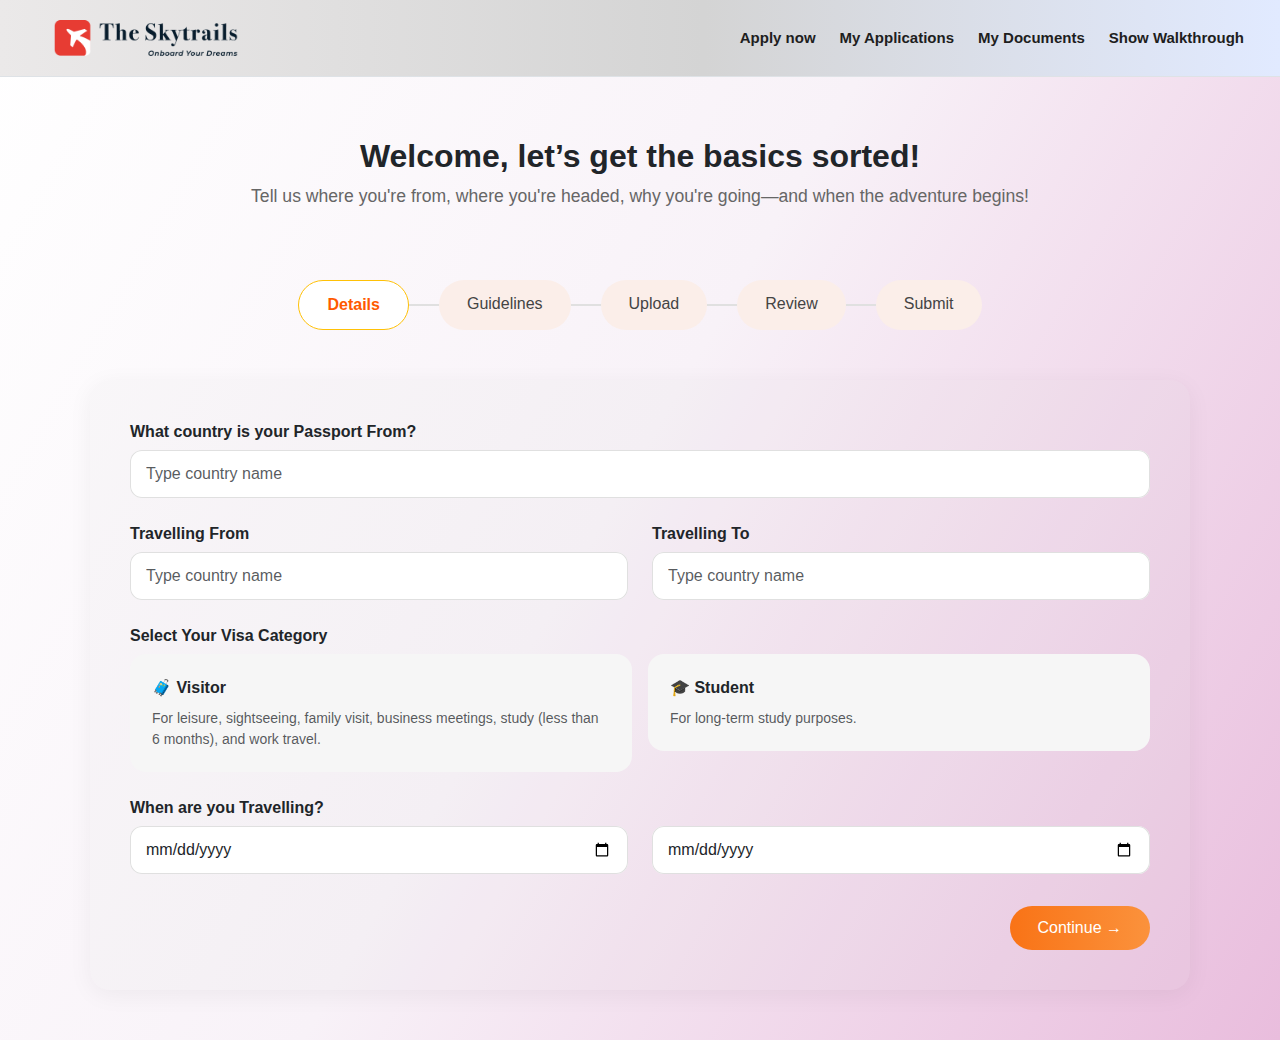
<file: aihome.html>
<!DOCTYPE html>
<html lang="en">
<head>
  <meta charset="UTF-8">
  <meta name="viewport" content="width=device-width, initial-scale=1.0">
  <title>Review - The Skytrails</title>
  <link href="https://cdn.jsdelivr.net/npm/bootstrap@5.3.0/dist/css/bootstrap.min.css" rel="stylesheet">
  <link href="https://fonts.googleapis.com/icon?family=Material+Icons" rel="stylesheet">
  <style>
    body {
      font-family: 'Inter', sans-serif;
      /* background: linear-gradient(90deg, #fff4ee 0%, #fdeffb 55%, #e1eaff 100%); */
      margin: 0;
      
    }

   
body {
  background: linear-gradient(120deg, #ffffff 0%, #f8f2f8 48%, #e9bddd 100%);
}

    .nav-link {
      font-weight: 600;
      color: #1e1e1e;
      font-size: 15px;
    }
    .nav-link:hover {
      color: #f97316;
    }
    .tab-step {
      background: #fbeee9;
      padding: 10px 25px;
      border-radius: 999px;
      font-size: 16px;
      font-weight: 500;
      color: #333;
    }
    .tab-step.active {
      border: 2px solid rgb(199, 187, 175);
      color: #f97316;
      background: #fff;
      font-weight: 600;
    }
    .review-heading {
      font-size: 2.1rem;
      font-weight: 700;
      color: #1e1e1e;
    }
    .highlight-text {
      color: #f97316;
      font-style: italic;
      font-weight: 600;
    }
    .review-box {
      border: 2px solid #ffb8b8;
      background: #fff1f1;
      padding: 1rem 1.25rem;
      border-radius: 15px;
      margin-top: 1rem;
    }
   



    .footer-bar {
      margin-top: 3rem;
      padding: 5px 10px;
      /* background: linear-gradient(to right, #fbeee9, #f5e4f8); */
      border-top: 1px solid rgba(0, 0, 0, 0.05);
      display: flex;
      justify-content: space-between;
      align-items: center;
      font-size: 14px;
      color: #666;
       max-width: 1140px; /* limit width */
       max-height: 100px;
   
    }
    .footer-bar .btn {
      border-radius: 30px;
      padding: 8px 20px;
      font-weight: 600;
      margin-top: 10px;
         
    }



 
.btn-submit-custom {
      background-color: #f97316;
      color: #fff;
      border: none;
    }
    .btn-submit-custom:hover {
      background-color: #fb923c;
    }



 

 


.info-bar {
  display: flex;
  align-items: center;
  gap: 24px;
  padding: 12px 28px;
  background: rgba(255, 255, 255, 0.6);
  border-radius: 40px;
  font-size: 14px;
  color: #1f1f1f;
  white-space: nowrap;
  box-shadow: 0 2px 8px rgba(0, 0, 0, 0.05);
}

.info-bar > div {
  display: flex;
  align-items: center;
}

.info-bar i {
  font-size: 18px;
  margin-right: 6px;
  color: #333;
}
.logo-img {
  max-height: 220px;
  object-fit: contain;
  display: block;
}



 




.step-container {
      text-align: center;
      padding: 60px 20px 30px;
    }

    .step-title {
      font-size: 2rem;
      font-weight: 700;
    }

    .step-subtitle {
      font-size: 1.1rem;
      color: #666;
      margin-bottom: 40px;
    }

    .step-tracker {
      display: flex;
      justify-content: center;
      gap: 30px;
      flex-wrap: wrap;
    }

    .step-pill {
         background-color: #fbeee9;
      padding: 12px 28px;
      border-radius: 50px;
      font-weight: 500;
      font-size: 16px;
      color: #444;
      transition: all 0.3s ease;
      position: relative;
    }

    .step-pill.active {
      border: 2px solid #ff5a00;
      color: #ff5a00;
      background-color: #fff;
      font-weight: 600;
    }

    .step-pill::after {
      content: '';
      width: 50px;
      height: 2px;
      background-color: #e0e0e0;
      position: absolute;
      top: 50%;
      transform: translateY(-50%);
      right: -40px;
      z-index: -1;
    }

    .step-pill:last-child::after {
      display: none;
    }

    @media (max-width: 768px) {
      .step-tracker {
        gap: 15px;
      }
      .step-pill::after {
        display: none;
      }
    }








.form-section {
         background: rgba(213, 213, 213, 0.1);
      border-radius: 20px;
      padding: 2rem;
      box-shadow: 0 4px 20px rgba(0,0,0,0.05);
    }
    .form-label {
      font-weight: 600;
      margin-bottom: 0.5rem;
    }
    .form-control, select {
      border-radius: 12px;
      border: none;
      box-shadow: inset 0 0 0 1px #e0e0e0;
      padding: 0.75rem 1rem;
    }
    .visa-option {
      border-radius: 16px;
      padding: 1.25rem;
      background-color: #fff;
      transition: all 0.3s;
    }
    .visa-option.active {
      background-color: #ffd3b6;
      border: 2px solid #f97316;
    }
    .continue-btn {
      background: linear-gradient(to right, #ff6600, #ff8000);
      color: #fff;
      font-weight: 600;
      border: none;
      border-radius: 999px;
      padding: 0.75rem 2rem;
      font-size: 16px;
      margin-top: 2rem;
    }
    .continue-btn:hover {
      background: #ff6600;
    }


















    
    .form-container {
         background: rgba(213, 213, 213, 0.1);
      border-radius: 20px;
      padding: 40px;
      max-width: 1100px;
      margin: 50px auto;
      box-shadow: 0 5px 25px rgba(0, 0, 0, 0.05);
    }

    .visa-option {
      cursor: pointer;
      border-radius: 16px;
      padding: 20px;
      border: 2px solid transparent;
      transition: all 0.3s ease;
      background: #f6f6f6;
    }

    .visa-option.active {
      border: 2px solid #f97316;
      background-color: #ffe0cb;
    }

    .visa-option:hover {
      background-color: #fbe9e4;
    }

    .form-label {
      font-weight: 600;
      margin-bottom: 6px;
    }

    .form-control {
      border-radius: 12px;
      height: 48px;
    }

    .btn-orange {
      background: linear-gradient(to right, #f97316, #fb923c);
      color: white;
      border-radius: 999px;
      padding: 10px 28px;
      border: none;
    }

    .btn-orange:hover {
      background: #fb923c;
    }




     




  </style>
</head>


<body>
  <nav class="navbar navbar-expand-lg border-bottom px-4 py-3" style="background: linear-gradient(90deg, #ebe9e9 0%, #d4d4d4 55%, #e1eaff 100%);">
    <div class="container-fluid">
      <a class="navbar-brand d-flex align-items-center" href="#" style="height: 44px;">
        <img src="images/logo1.png" alt="Logo" class="logo-img">
      </a>
      <div class="d-flex align-items-center gap-4">
        <a href="#" class="nav-link">Apply now</a>
        <a href="#" class="nav-link">My Applications</a>
        <a href="#" class="nav-link">My Documents</a>
        <a href="#" class="nav-link">Show Walkthrough</a>
      </div>
    </div>
  </nav>

  <div class="step-container">
    <h2 class="step-title">Welcome, let’s get the basics sorted!</h2>
    <p class="step-subtitle">Tell us where you're from, where you're headed, why you're going—and when the adventure begins!</p>
  </div>
   
   <div class="step-tracker">
      <div class="step-pill active border border-warning">Details</div>
      <div class="step-pill">Guidelines</div>
      <div class="step-pill">Upload</div>
      <div class="step-pill">Review</div>
      <div class="step-pill">Submit</div>
    </div>
  

  <div class="container form-container">
    <div class="mb-4">
      <label class="form-label">What country is your Passport From?</label>
      <input id="passportCountry" class="form-control" placeholder="Type country name">
    </div>

    <div class="row mb-4">
      <div class="col-md-6">
        <label class="form-label">Travelling From</label>
        <input id="travelFrom" class="form-control" placeholder="Type country name">
      </div>
      <div class="col-md-6">
        <label class="form-label">Travelling To</label>
        <input id="travelTo" class="form-control" placeholder="Type country name">
      </div>
    </div>

    <div class="mb-4">
      <label class="form-label">Select Your Visa Category</label>
      <div class="row g-3">
        <div class="col-md-6">
          <div class="visa-option" id="visitorVisa" onclick="selectVisa(this)">
            <div class="fw-bold text-orange mb-2">🧳 Visitor</div>
            <div class="text-muted small">For leisure, sightseeing, family visit, business meetings, study (less than 6 months), and work travel.</div>
          </div>
        </div>
        <div class="col-md-6">
          <div class="visa-option" id="studentVisa" onclick="selectVisa(this)">
            <div class="fw-bold text-dark mb-2">🎓 Student</div>
            <div class="text-muted small">For long-term study purposes.</div>
          </div>
        </div>
      </div>
    </div>

    <div class="mb-4">
      <label class="form-label">When are you Travelling?</label>
      <div class="row">
        <div class="col-md-6 mb-2">
          <input id="departureDate" type="date" class="form-control">
        </div>
        <div class="col-md-6 mb-2">
          <input id="arrivalDate" type="date" class="form-control">
        </div>
      </div>
    </div>

    <div class="text-end">
      <a href="indexA.html">
        <button class="btn btn-orange">Continue →</button>
      </a>
    </div>
  </div>

  <script src="https://cdn.jsdelivr.net/npm/bootstrap@5.3.0/dist/js/bootstrap.bundle.min.js"></script>
  <script>
    function selectVisa(selectedDiv) {
      document.querySelectorAll('.visa-option').forEach(el => el.classList.remove('active'));
      selectedDiv.classList.add('active');
    }

    document.addEventListener('DOMContentLoaded', () => {
      const signupData = JSON.parse(localStorage.getItem('signupData'));
      const visaData = JSON.parse(localStorage.getItem('visaData'));

      if (signupData && signupData.firstName) {
        const welcomeEl = document.querySelector('.step-title');
        if (welcomeEl) {
          welcomeEl.textContent = `Welcome ${signupData.firstName}, let’s get the basics sorted!`;
        }
      }

      if (visaData) {
        document.getElementById('passportCountry').value = visaData.sourceCountry || '';
        document.getElementById('travelFrom').value = visaData.depCountyName || '';
        document.getElementById('travelTo').value = visaData.arrCountyName || '';
        document.getElementById('departureDate').value = visaData.fromDate?.split('T')[0] || '';
        document.getElementById('arrivalDate').value = visaData.toDate?.split('T')[0] || '';

        const category = visaData.visaCategory?.toLowerCase();
        if (category) {
          if (category.includes("visitor")) {
            document.getElementById('visitorVisa').classList.add('active');
          } else if (category.includes("student")) {
            document.getElementById('studentVisa').classList.add('active');
          }
        }
      } else {
        console.warn('visaData not found in localStorage');
      }
    });
  </script>
</body>

</html>

















<!-- <body>
  <nav class="navbar navbar-expand-lg border-bottom px-4 py-3" style="background: linear-gradient(90deg, #ebe9e9 0%, #d4d4d4 55%, #e1eaff 100%);">
    <div class="container-fluid">
      <a class="navbar-brand d-flex align-items-center" href="#" style="height: 44px;">
        <img src="images/logo1.png" alt="Logo" class="logo-img">
       
      </a>
      <div class="d-flex align-items-center gap-4">
        <a href="#" class="nav-link">Apply now</a>
        <a href="#" class="nav-link">My Applications</a>
        <a href="#" class="nav-link">My Documents</a>
        <a href="#" class="nav-link">Show Walkthrough</a>
        <div class="dropdown">
          <a class="nav-link dropdown-toggle" data-bs-toggle="dropdown" href="#">Premium Services</a>
          <ul class="dropdown-menu">
            <li><a class="dropdown-item" href="#">Visa Help</a></li>
            <li><a class="dropdown-item" href="#">Consulting</a></li>
          </ul>
        </div>
        <div class="dropdown">
          <a class="d-flex align-items-center justify-content-center rounded-circle bg-light" style="width: 36px; height: 36px; font-weight: 600; font-size: 14px; color: #555;" data-bs-toggle="dropdown">
            A
          </a>
          <ul class="dropdown-menu dropdown-menu-end">
            <li><a class="dropdown-item" href="#">Profile</a></li>
            <li><a class="dropdown-item" href="#">Logout</a></li>
          </ul>
        </div>
      </div>
    </div>
  </nav>

 
<div class="step-container">
    <h2 class="step-title">Welcome Abhinandan, let’s get the basics sorted!</h2>
    <p class="step-subtitle">Tell us where you're from, where you're headed, why you're going—and when the adventure begins!</p>

    <div class="step-tracker">
      <div class="step-pill active border border-warning">Details</div>
      <div class="step-pill">Guidelines</div>
      <div class="step-pill">Upload</div>
      <div class="step-pill">Review</div>
      <div class="step-pill">Submit</div>
    </div>
  </div>


    
 
     




 <div class="container form-container">
  <div class="mb-4">
    <label class="form-label">What country is your Passport From?</label>
    <input class="form-control" placeholder="Type country name">
  </div>

  <div class="row mb-4">
    <div class="col-md-6">
      <label class="form-label">Travelling From</label>
      <input class="form-control" placeholder="Type country name">
    </div>
    <div class="col-md-6">
      <label class="form-label">Travelling To</label>
      <input class="form-control" placeholder="Type country name">
    </div>
  </div>

  <div class="mb-4">
    <label class="form-label">Select Your Visa Category</label>
    <div class="row g-3">
      <div class="col-md-6">
        <div class="visa-option active" onclick="selectVisa(this)">
          <div class="fw-bold text-orange mb-2">🧳 Visitor</div>
          <div class="text-muted small">
            For leisure, sightseeing, family visit, business meetings, study (less than 6 months) and work travel.
          </div>
        </div>
      </div>
      <div class="col-md-6">
        <div class="visa-option" onclick="selectVisa(this)">
          <div class="fw-bold text-dark mb-2">🎓 Student</div>
          <div class="text-muted small">
            Passengers using other airports for layovers under 24 hours to complete their journey.
          </div>
        </div>
      </div>
    </div>
  </div>

  <div class="mb-4">
    <label class="form-label">When are you Travelling?</label>
    <div class="row">
      <div class="col-md-6 mb-2">
        <input type="date" class="form-control">
      </div>
      <div class="col-md-6 mb-2">
        <input type="date" class="form-control">
      </div>
    </div>
  </div>

  <div class="text-end">
    <a href="indexA.html">
    <button class="btn btn-orange">Continue →</button></a>
  </div>
</div> 




 








 





















<script src="https://cdn.jsdelivr.net/npm/bootstrap@5.3.0/dist/js/bootstrap.bundle.min.js"></script>
 <script>
  function selectVisa(selectedDiv) {
    document.querySelectorAll('.visa-option').forEach(el => el.classList.remove('active'));
    selectedDiv.classList.add('active');
  }








  // document.addEventListener('DOMContentLoaded', () => {
  //   const signupData = JSON.parse(localStorage.getItem('signupData'));
  //   const visaData = JSON.parse(localStorage.getItem('visaData')); // only if you also store visa data

  //   if (signupData) {
  //     document.querySelector('.step-title').textContent = `Welcome ${signupData.firstName}, let’s get the basics sorted!`;

  //     document.querySelectorAll('input.form-control')[0].value = signupData.country;
  //     document.querySelectorAll('input.form-control')[1].value = signupData.country;
  //     document.querySelectorAll('input.form-control')[2].value = signupData.city;
  //   }

  //   // You can store visaData in visaForm.js like this (add this in Visa form submit):
  //   // localStorage.setItem('visaData', JSON.stringify(finalData));

  //   if (visaData) {
  //     // Optional: auto fill dates if needed
  //     document.querySelectorAll('input[type="date"]')[0].value = visaData.fromDate.split('T')[0];
  //     document.querySelectorAll('input[type="date"]')[1].value = visaData.toDate.split('T')[0];
  //   }
  // });


document.addEventListener('DOMContentLoaded', () => {
    const signupData = JSON.parse(localStorage.getItem('signupData'));
    const visaData = JSON.parse(localStorage.getItem('visaData'));

    if (signupData) {
      // Update the welcome heading
      const welcomeEl = document.querySelector('.step-title');
      if (welcomeEl) {
        welcomeEl.textContent = `Welcome ${signupData.firstName}, let’s get the basics sorted!`;
      }
    }

    if (visaData) {
      // Set country of passport
      const passportInput = document.querySelector('input[placeholder="Type country name"]');
      if (passportInput) {
        passportInput.value = visaData.sourceCountry || '';
      }

      // Set Traveling From and Traveling To
      const travelFromInput = document.querySelectorAll('input[placeholder="Type country name"]')[1];
      const travelToInput = document.querySelectorAll('input[placeholder="Type country name"]')[2];
      if (travelFromInput) travelFromInput.value = visaData.depCountyName || '';
      if (travelToInput) travelToInput.value = visaData.arrCountyName || '';

      // Set travel dates
      const dateInputs = document.querySelectorAll('input[type="date"]');
      if (dateInputs.length >= 2) {
        dateInputs[0].value = visaData.fromDate?.split('T')[0] || '';
        dateInputs[1].value = visaData.toDate?.split('T')[0] || '';
      }

      // Set Visa Category visually (Visitor or Student)
      const visaCategory = visaData.visaCategory?.toLowerCase();
      if (visaCategory) {
        document.querySelectorAll('.visa-option').forEach((el) => {
          const label = el.textContent.toLowerCase();
          if (label.includes(visaCategory)) {
            el.classList.add('active');
          } else {
            el.classList.remove('active');
          }
        });
      }
    }
  });





</script> 






</body> -->
</file>
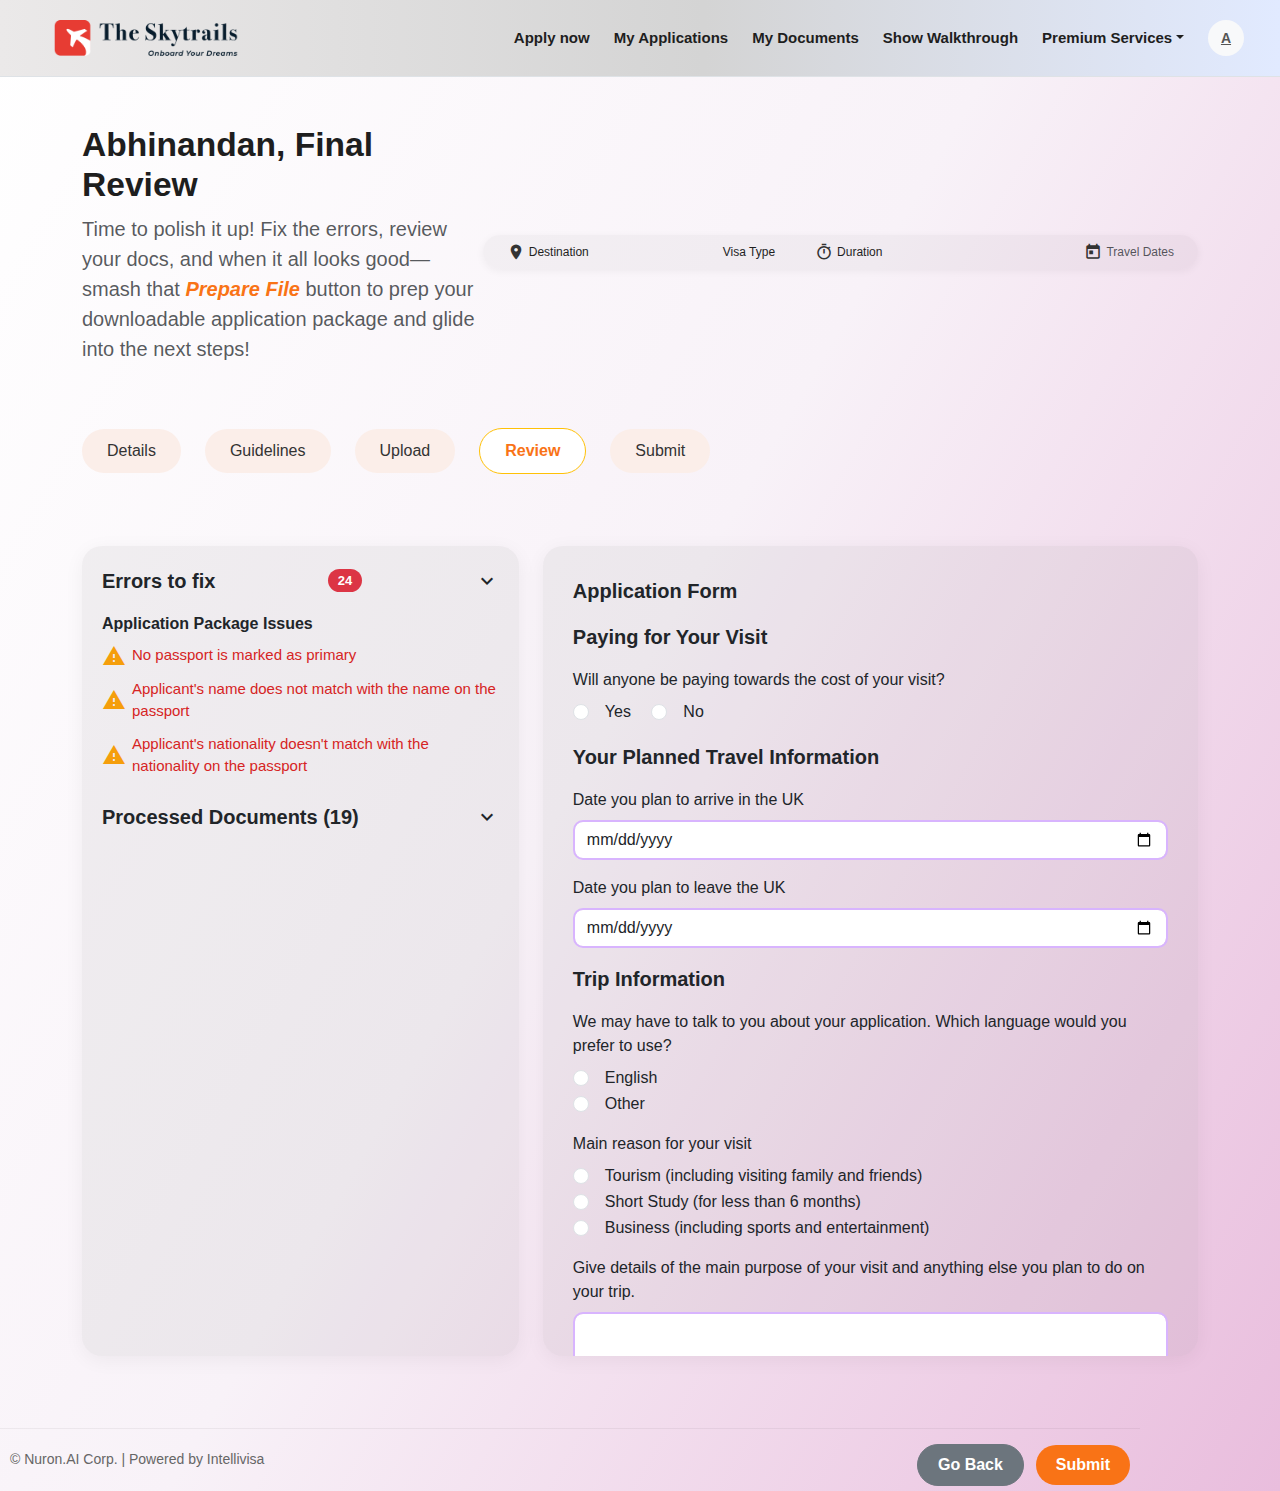
<file: reviewA.html>
<!DOCTYPE html>
<html lang="en">
<head>
  <meta charset="UTF-8">
  <meta name="viewport" content="width=device-width, initial-scale=1.0">
  <title>Review - The Skytrails</title>
  <link href="https://cdn.jsdelivr.net/npm/bootstrap@5.3.0/dist/css/bootstrap.min.css" rel="stylesheet">
  <link href="https://fonts.googleapis.com/icon?family=Material+Icons" rel="stylesheet">
  <style>
    body {
      font-family: 'Inter', sans-serif;
      /* background: linear-gradient(90deg, #fff4ee 0%, #fdeffb 55%, #e1eaff 100%); */
      margin: 0;
      background: linear-gradient(135deg, #fff5f1 0%, #ffeef2 30%, #f4ebfb 70%, #e7eaff 100%);
        background: linear-gradient(
    120deg, 
    #faf9f8 0%, 
    #f8dfef 40%, 
    #f8d4ea 100%
  );
    }

   
body {
  background: linear-gradient(120deg, #ffffff 0%, #f8f2f8 48%, #e9bddd 100%);
}

    .nav-link {
      font-weight: 600;
      color: #1e1e1e;
      font-size: 15px;
    }
    .nav-link:hover {
      color: #f97316;
    }
    .tab-step {
      background: #fbeee9;
      padding: 10px 25px;
      border-radius: 999px;
      font-size: 16px;
      font-weight: 500;
      color: #333;
    }
    .tab-step.active {
      border: 2px solid rgb(199, 187, 175);
      color: #f97316;
      background: #fff;
      font-weight: 600;
    }
    .review-heading {
      font-size: 2.1rem;
      font-weight: 700;
      color: #1e1e1e;
    }
    .highlight-text {
      color: #f97316;
      font-style: italic;
      font-weight: 600;
    }
    .review-box {
      border: 2px solid #ffb8b8;
      background: #fff1f1;
      padding: 1rem 1.25rem;
      border-radius: 15px;
      margin-top: 1rem;
    }
    .review-box h6 {
      font-weight: 600;
      margin-bottom: 0.5rem;
    }
    .error-text {
      color: #e02424;
      font-weight: 500;
    }
    .badge-error {
      background-color: #dc3545;
      font-size: 13px;
      font-weight: 600;
      padding: 5px 10px;
    }
    .info-pill {
      background: rgba(255, 255, 255, 0.65);
      border-radius: 999px;
      padding: 8px 18px;
      font-size: 7px;
      font-weight: 500;
      display: flex;
      align-items: center;
      gap: 4px;
    }
    .info-pill i {
      font-size: 17px;
      color: #444;
    }
    .toggle-edit {
      display: flex;
      align-items: center;
      gap: 0.5rem;
    }



 .review-container {
      display: flex;
      gap: 24px;
      margin-left: auto;
      margin-right: auto;
      max-width: 1320px;
    }
    .errors-panel {
        background-color: #8b8b8b1a;
      border-radius: 20px;
      padding: 20px;
      width: 40%;
      max-height: 90vh;
      overflow-y: auto;
      box-shadow: 0 4px 20px rgba(0,0,0,0.05);
    }
    /* .errors-panel.collapsed {
 
  overflow: hidden;
} */
    .form-panel {
      background-color: #8b8b8b1a;
      border-radius: 20px;
      padding: 30px;
      width: 60%;
      box-shadow: 0 4px 20px rgba(0,0,0,0.05);
      overflow-y: scroll;
      max-height: 90vh;
      scrollbar-width: none; /* Firefox */
    }
    .form-panel::-webkit-scrollbar {
      display: none; /* Chrome, Safari */
    }
    .error-heading {
      font-size: 20px;
      font-weight: 700;
      display: flex;
      align-items: center;
      justify-content: space-between;
      cursor: pointer;
    }
    .error-heading .badge {
      background-color: #dc3545;
      font-size: 13px;
      font-weight: 600;
      padding: 5px 10px;
    }
    .error-category {
      font-size: 16px;
      font-weight: 600;
      margin: 1rem 0 0.5rem;
    }
    .error-item {
      color: #d62424;
      font-weight: 500;
      font-size: 15px;
      margin-bottom: 10px;
      display: flex;
      align-items: center;
      gap: 6px;
    }
    .error-item i {
      color: #f59e0b;
    }
    .form-section-title {
      font-size: 20px;
      font-weight: 600;
      margin-bottom: 1rem;
    }
    .form-control, select {
      border-radius: 10px;
      border: 2px solid #d8b4fe;
      font-weight: 500;
    }
    .form-control:focus {
      border-color: #a855f7;
      box-shadow: none;
    }
    .form-text-error {
      color: red;
      font-size: 0.9rem;
    }
    .form-check-label {
      margin-left: 0.5rem;
      font-weight: 500;
    }
    .section-divider {
      border-top: 1px solid #ddd;
      margin: 2rem 0;
    }
      .errors-panel {
     background-color: #8b8b8b1a;
      border-radius: 20px;
      padding: 20px;
      
      max-height: 90vh;
      overflow-y: auto;
      box-shadow: 0 4px 20px rgba(0,0,0,0.05);
      transition: max-height 0.3s ease-in-out;
  }
  /* .errors-panel.collapsed {
    max-height: 160px;
    overflow: hidden;
  } */
    .footer-bar {
      margin-top: 3rem;
      padding: 5px 10px;
      /* background: linear-gradient(to right, #fbeee9, #f5e4f8); */
      border-top: 1px solid rgba(0, 0, 0, 0.05);
      display: flex;
      justify-content: space-between;
      align-items: center;
      font-size: 14px;
      color: #666;
       max-width: 1140px; /* limit width */
       max-height: 100px;
   
    }
    .footer-bar .btn {
      border-radius: 30px;
      padding: 8px 20px;
      font-weight: 600;
      margin-top: 10px;
         
    }



 
.btn-submit-custom {
      background-color: #f97316;
      color: #fff;
      border: none;
    }
    .btn-submit-custom:hover {
      background-color: #fb923c;
    }



 .no-scrollbar::-webkit-scrollbar {
      display: none;
    }
    .no-scrollbar {
      -ms-overflow-style: none;
      scrollbar-width: none;
    }
    .doc-tab-content {
      animation: fadeIn 0.3s ease-in-out;
    }
    @keyframes fadeIn {
      from { opacity: 0; }
      to { opacity: 1; }
    }
    button.active {
      background-color: #f97316 !important;
      color: white !important;
      border-color: #f97316 !important;
    }

    .no-scrollbar::-webkit-scrollbar { display: none; }
.no-scrollbar { -ms-overflow-style: none; scrollbar-width: none; }
  .errors-panel::-webkit-scrollbar {
  display: none;
}
.errors-panel {
  -ms-overflow-style: none;
  scrollbar-width: none;
}


.info-bar {
  display: flex;
  align-items: center;
  gap: 24px;
  padding: 12px 28px;
  background: rgba(255, 255, 255, 0.6);
  border-radius: 40px;
  font-size: 14px;
  color: #1f1f1f;
  white-space: nowrap;
  box-shadow: 0 2px 8px rgba(0, 0, 0, 0.05);
}

.info-bar > div {
  display: flex;
  align-items: center;
}

.info-bar i {
  font-size: 18px;
  margin-right: 6px;
  color: #333;
}
.logo-img {
  max-height: 220px;
  object-fit: contain;
  display: block;
}
.question {
    margin-top: 15px;
  }

  .nested {
    margin-left: 20px;
  }

  .deeper {
    margin-left: 40px;
  }

  </style>
</head>
<body>
  <nav class="navbar navbar-expand-lg border-bottom px-4 py-3" style="background: linear-gradient(90deg, #ebe9e9 0%, #d4d4d4 55%, #e1eaff 100%);">
    <div class="container-fluid">
      <a class="navbar-brand d-flex align-items-center" href="#" style="height: 44px;">
        <img src="images/logo1.png" alt="Logo" class="logo-img">
       
      </a>
      <div class="d-flex align-items-center gap-4">
        <a href="#" class="nav-link">Apply now</a>
        <a href="#" class="nav-link">My Applications</a>
        <a href="#" class="nav-link">My Documents</a>
        <a href="#" class="nav-link">Show Walkthrough</a>
        <div class="dropdown">
          <a class="nav-link dropdown-toggle" data-bs-toggle="dropdown" href="#">Premium Services</a>
          <ul class="dropdown-menu">
            <li><a class="dropdown-item" href="#">Visa Help</a></li>
            <li><a class="dropdown-item" href="#">Consulting</a></li>
          </ul>
        </div>
        <div class="dropdown">
          <a  id="profileInitial" class="d-flex align-items-center justify-content-center rounded-circle bg-light" style="width: 36px; height: 36px; font-weight: 600; font-size: 14px; color: #555;" data-bs-toggle="dropdown">
            A
          </a>
          <ul class="dropdown-menu dropdown-menu-end">
            <li><a class="dropdown-item" href="#">Profile</a></li>
            <li><a class="dropdown-item" href="#">Logout</a></li>
          </ul>
        </div>
      </div>
    </div>
  </nav>

  <div class="container py-5">
    <div class="d-flex flex-column flex-lg-row justify-content-between align-items-start align-items-lg-center">
      <div class="mb-4 mb-lg-0" style="max-width: 57%;">
        <h2  id="reviewName"   class="review-heading">Abhinandan, Final Review</h2>
        <p class="fs-5 text-muted">
          Time to polish it up! Fix the errors, review your docs, and when it all looks good—smash that <span class="highlight-text">Prepare File</span> button to prep your downloadable application package and glide into the next steps!
        </p>
      </div>

       <div class="info-bar d-inline-flex px-4 py-2 align-items-center justify-content-start" style="background: rgba(0, 0, 0, 0.03); font-size: 12px; border-radius: 20px;">
  <div class="d-flex align-items-center me-3">
    <i class="material-icons me-1">location_on</i>
    <span id="infoDestination">Destination</span>
  </div>
  <div class="d-flex align-items-center me-3">
    <i class="material-icons me-1">badge</i>
    <span id="infoVisaType">Visa Type</span>
  </div>
  <div class="d-flex align-items-center me-3">
    <i class="material-icons me-1">timer</i>
    <span id="infoDuration">Duration</span>
  </div>
  <div class="d-flex align-items-center text-muted">
    <i class="material-icons me-1">calendar_today</i>
    <span id="infoDates">Travel Dates</span>
  </div>
</div>

    </div>

    <div class="d-flex align-items-center gap-4 pt-5 flex-wrap">
      <div class="tab-step">Details</div>
      <div class="tab-step">Guidelines</div>
      <div class="tab-step">Upload</div>
      <div class="tab-step active border border-warning">Review</div>
      <div class="tab-step">Submit</div>
    </div>
  </div>
     




    <div class="container py-4  ">
  <div class="review-container">
    <div class="errors-panel ">
      <div class="error-heading" data-bs-toggle="collapse" data-bs-target="#errorList" aria-expanded="false" aria-controls="errorList">
        Errors to fix <span class="badge rounded-pill">24</span> <i class="material-icons">expand_more</i>
      </div>
      <div class="collapse show" id="errorList">
        <div class="error-category">Application Package Issues</div>
        <div class="error-item"><i class="material-icons">warning</i>No passport is marked as primary</div>
        <div class="error-item"><i class="material-icons">warning</i>Applicant's name does not match with the name on the passport</div>
        <div class="error-item"><i class="material-icons">warning</i>Applicant's nationality doesn't match with the nationality on the passport</div>
      </div>
       
      <div class="mt-4">
      <div class="error-heading" data-bs-toggle="collapse" data-bs-target="#processedDocs" aria-expanded="false" aria-controls="processedDocs">
  Processed Documents (19) <i class="material-icons">expand_more</i>
</div>



        <div class="collapse" id="processedDocs">
          
  <div class="mt-3" id="docsDisplayArea">
    
  </div>


        </div>
      </div>
   </div>


  

    <div class="form-panel">
      <div class="form-section-title">Application Form</div>
      
      <div id="form-Australia" class="country-form" style="display: none;">
      <form id="fullVisaForm">
        <!-- PERSONAL DATA -->
        <div class="mb-3"><label class="form-label">Surname(s) *</label><input type="text" class="form-control" value="AY"></div>
        <div class="mb-3"><label class="form-label">Surname(s) at birth *</label><input type="text" class="form-control" value="AYA"></div>
        <div class="mb-3"><label class="form-label">First name(s) *</label><input type="text" class="form-control" value="RAVI KUMAR"></div>
        <div class="mb-3"><label class="form-label">Date of birth *</label><input type="text" class="form-control" value="15/04/1990"></div>
        <div class="mb-3">
         <label class="form-label">Place of Birth *</label>
<select class="form-control">
  <option value="">-- Please Select --</option>
  <!-- JS will populate this -->
</select>

        
        </div>
        <div class="mb-3"><label class="form-label">Country of birth *</label><select class="form-control"></select></div>
        <div class="mb-3"><label class="form-label">Current nationality/ies *</label><select class="form-control"><option selected>INDIA</option></select></div>
        <div class="mb-3"><label class="form-label">Original nationality *</label><select class="form-control border-success"><option disabled selected>-- Please Select --</option></select><div class="form-text-error">This field is required</div></div>

        <!-- Additional form fields will go here -->
        <div class="mb-3"><label class="form-label">Do you have any other nationality?</label><br>
          <div class="form-check form-check-inline"><input class="form-check-input" type="checkbox" id="otherNatYes"><label class="form-check-label" for="otherNatYes">Yes</label></div>
          <div class="form-check form-check-inline"><input class="form-check-input" type="checkbox" id="otherNatNo" checked><label class="form-check-label" for="otherNatNo">No</label></div>
        </div>

        <div class="mb-3"><label class="form-label">Sex *</label><br>
          <div class="form-check"><input class="form-check-input" type="radio" name="sex" id="male" checked><label class="form-check-label" for="male">Male</label></div>
          <div class="form-check"><input class="form-check-input" type="radio" name="sex" id="female"><label class="form-check-label" for="female">Female</label></div>
          <div class="form-check"><input class="form-check-input" type="radio" name="sex" id="sexOther"><label class="form-check-label" for="sexOther">Other</label></div>
        </div>

        <div class="mb-3"><label class="form-label">Marital Status *</label><br>
          <div class="form-check"><input class="form-check-input" type="radio" name="marital" id="single"><label class="form-check-label" for="single">Single</label></div>
          <div class="form-check"><input class="form-check-input" type="radio" name="marital" id="married" checked><label class="form-check-label" for="married">Married</label></div>
          <div class="form-check"><input class="form-check-input" type="radio" name="marital" id="registered"><label class="form-check-label" for="registered">In a registered partnership</label></div>
          <div class="form-check"><input class="form-check-input" type="radio" name="marital" id="separated"><label class="form-check-label" for="separated">Separated</label></div>
          <div class="form-check"><input class="form-check-input" type="radio" name="marital" id="divorced"><label class="form-check-label" for="divorced">Divorced</label></div>
          <div class="form-check"><input class="form-check-input" type="radio" name="marital" id="widow"><label class="form-check-label" for="widow">Widow(er)</label></div>
          <div class="form-check"><input class="form-check-input" type="radio" name="marital" id="otherStatus"><label class="form-check-label" for="otherStatus">Other</label></div>
        </div>
         <div class="form-section-title">Guardian Details</div>
        <div class="mb-3"><input type="checkbox" id="noParentDetails"> <label for="noParentDetails">Do not have parent details</label></div>
        <div class="form-section-title">Guardian 1</div>
        <div class="mb-3"><label class="form-label">Nationality</label><select class="form-control"><option>-- Please Select --</option></select></div>
        <div class="mb-3"><label class="form-label">First Name</label><input type="text" class="form-control" value="DARSHNA"></div>
        <div class="mb-3"><label class="form-label">Surname</label><input type="text" class="form-control"></div>
        <div class="mb-3"><label class="form-label">Country</label><select class="form-control"><option>-- Please Select --</option></select></div>
        <div class="mb-3"><label class="form-label">State/Province</label><input type="text" class="form-control"></div>
        <div class="mb-3"><label class="form-label">Place</label><input type="text" class="form-control"></div>
        <div class="mb-3"><label class="form-label">Postal Code</label><input type="text" class="form-control"></div>
        <div class="mb-3"><label class="form-label">Address</label><input type="text" class="form-control"></div>
        <div class="mb-3"><label class="form-label">House number</label><input type="text" class="form-control"></div>
        <div class="mb-3"><label class="form-label">Flat number</label><input type="text" class="form-control"></div>
        <div class="mb-3"><label class="form-label">Email</label><input type="email" class="form-control"></div>
        <div class="mb-3"><label class="form-label">Phone number</label><input type="text" class="form-control"></div>

        <div class="form-section-title">Guardian 2</div>
        <div class="mb-3"><label class="form-label">Nationality</label><select class="form-control"><option>-- Please Select --</option></select></div>
        <div class="mb-3"><label class="form-label">First Name</label><input type="text" class="form-control" value="NATHU"></div>
        <div class="mb-3"><label class="form-label">Surname</label><input type="text" class="form-control" value="RAM"></div>
        <div class="mb-3"><label class="form-label">Country</label><select class="form-control"><option>-- Please Select --</option></select></div>
        <div class="mb-3"><label class="form-label">State/Province</label><input type="text" class="form-control"></div>
        <div class="mb-3"><label class="form-label">Place</label><input type="text" class="form-control"></div>
        <div class="mb-3"><label class="form-label">Postal Code</label><input type="text" class="form-control"></div>
        <div class="mb-3"><label class="form-label">Address</label><input type="text" class="form-control"></div>
        <div class="mb-3"><label class="form-label">House number</label><input type="text" class="form-control"></div>
        <div class="mb-3"><label class="form-label">Flat number</label><input type="text" class="form-control"></div>
        <div class="mb-3"><label class="form-label">Email</label><input type="email" class="form-control"></div>
        <div class="mb-3"><label class="form-label">Phone number</label><input type="text" class="form-control"></div>

        <div class="form-section-title">Passport Details</div>
        <div class="mb-3"><label class="form-label">National Identity Number</label><input type="text" class="form-control" value="5700 7027 7350"></div>
        <div class="mb-3"><label class="form-label">Number of Travel Document</label><input type="text" class="form-control" value="P5976334"></div>
        <div class="mb-3"><label class="form-label">Date of issue</label><input type="text" class="form-control" value="12/01/2017"></div>
        <div class="mb-3"><label class="form-label">Valid Until</label><input type="text" class="form-control" value="11/01/2027"></div>
        <div class="mb-3"><label class="form-label">Issued by</label><input type="text" class="form-control" value="INDIA"></div>


        <div class="form-section-title">EU Citizenship</div>
<div class="mb-3">
  <div class="form-check">
    <input class="form-check-input" type="radio" name="euCitizen" id="notEUCitizen" checked>
    <label class="form-check-label" for="notEUCitizen">Not an EU citizen</label>
  </div>
  <div class="form-check">
    <input class="form-check-input" type="radio" name="euCitizen" id="isEUCitizen">
    <label class="form-check-label" for="isEUCitizen">EU citizen</label>
  </div>
</div>
<div class="form-section-title">Family Member of EU/EEA/Swiss Citizen or UK National</div>
<div class="mb-3"><label class="form-label">Surname</label><input type="text" class="form-control"></div>
<div class="mb-3"><label class="form-label">First Name</label><input type="text" class="form-control"></div>
<div class="mb-3"><label class="form-label">Date of Birth</label><input type="text" class="form-control"></div>
<div class="mb-3"><label class="form-label">Citizenship</label><select class="form-control"><option>-- Please Select --</option></select></div>
<div class="mb-3"><label class="form-label">Passport Number</label><input type="text" class="form-control"></div>
<div class="mb-3">
  <label class="form-label">Family link with EU/EEA/Swiss citizen or UK national</label>
  <select class="form-control">
    <option>spouse</option>
    <option>child</option>
    <option>grandchild</option>
    <option>dependent ascendant</option>
    <option>registered partnership</option>
    <option>other (please specify)</option>
  </select>
</div>

<!-- Contact Info -->
<div class="form-section-title">Contact Details</div>
<div class="mb-3"><label class="form-label">Country</label><input type="text" class="form-control" value="INDIA"></div>
<div class="mb-3"><label class="form-label">State/Province</label><input type="text" class="form-control" value="PANCHKULA"></div>
<div class="mb-3"><label class="form-label">Place</label><input type="text" class="form-control" value="PANCHKULA"></div>
<div class="mb-3"><label class="form-label">Postal Code</label><input type="text" class="form-control" value="134102"></div>
<div class="mb-3"><label class="form-label">Address</label><input type="text" class="form-control" value="VILL DIWANWALA PO CHIKEN TEH KALKA , PANCHKULA PIN:134102,HARYANA,INDIA"></div>
<div class="mb-3"><label class="form-label">Email</label><input type="email" class="form-control" value="abhinan67676767@gmail.com"></div>
<div class="mb-3"><label class="form-label">Phone number</label><input type="text" class="form-control" value="08295661565"></div>

<div class="form-section-title">Other Data</div>
<div class="mb-3">
  <label class="form-label">Residence in a country other than the country of current nationality</label>
  <div class="form-check">
    <input class="form-check-input" type="radio" name="residence" id="residenceNo" checked>
    <label class="form-check-label" for="residenceNo">No</label>
  </div>
  <div class="form-check">
    <input class="form-check-input" type="radio" name="residence" id="residenceYes">
    <label class="form-check-label" for="residenceYes">Yes. Residence permit or equivalent</label>
  </div>
</div>
<div class="mb-3"><label class="form-label">Main purpose(s) of the journey</label><input type="text" class="form-control" value="Business"></div>
<div class="mb-3"><label class="form-label">Additional information regarding the purpose of stays</label><input type="text" class="form-control"></div>
<div class="mb-3"><label class="form-label">Member State of main destination</label><input type="text" class="form-control" value="POLAND"></div>
<div class="mb-3"><label class="form-label">Member State of first entry</label><input type="text" class="form-control" value="POLAND"></div>
<div class="mb-3"><label class="form-label">Number of entries requested</label>
  <select class="form-control">
    <option>Single entry</option>
    <option>Two entries</option>
    <option>Multiple entries</option>
  </select>
</div>
<div class="mb-3"><label class="form-label">Duration of intended stay (number of days)</label><input type="text" class="form-control" value="23"></div>
<div class="mb-3"><label class="form-label">Intended date of arrival</label><input type="text" class="form-control" value="23/05/2025"></div>
<div class="mb-3"><label class="form-label">Intended date of departure</label><input type="text" class="form-control" value="15/06/2025"></div>
<div class="mb-3">
  <label class="form-label">Previous fingerprints</label>
  <div class="form-check">
    <input class="form-check-input" type="radio" name="fingerprints" id="fpNo" checked>
    <label class="form-check-label" for="fpNo">No</label>
  </div>
  <div class="form-check">
    <input class="form-check-input" type="radio" name="fingerprints" id="fpYes">
    <label class="form-check-label" for="fpYes">Yes</label>
  </div>
</div>
<div class="mb-3"><label class="form-label">Entry permit for final destination</label><input type="text" class="form-control" value="Does not apply"></div>

<div class="form-section-title">Inviting Entity</div>
<div class="mb-3"><label class="form-label">Is the inviting entity a company/organisation?</label><input type="text" class="form-control"></div>
<div class="mb-3"><label class="form-label">Name and address of inviting company</label><input type="text" class="form-control"></div>
<div class="mb-3"><label class="form-label">Place</label><input type="text" class="form-control"></div>
<div class="mb-3"><label class="form-label">Postal Code</label><input type="text" class="form-control"></div>
<div class="mb-3"><label class="form-label">Address</label><input type="text" class="form-control"></div>

<div class="mb-3"><label class="form-label">Contact person First Name</label><input type="text" class="form-control"></div>
<div class="mb-3"><label class="form-label">Contact person Surname</label><input type="text" class="form-control"></div>
<div class="mb-3"><label class="form-label">Place</label><input type="text" class="form-control"></div>
<div class="mb-3"><label class="form-label">Postal Code</label><input type="text" class="form-control"></div>
<div class="mb-3"><label class="form-label">Phone number</label><input type="text" class="form-control"></div>
<div class="mb-3"><label class="form-label">Email</label><input type="email" class="form-control"></div>

<div class="form-section-title">Declarations</div>
<div class="form-check mb-2">
  <input class="form-check-input" type="checkbox" id="declaration1">
  <label class="form-check-label" for="declaration1">I am aware that the visa fee is not refunded if the visa is refused</label>
</div>
<div class="form-check mb-2">
  <input class="form-check-input" type="checkbox" id="declaration2">
  <label class="form-check-label" for="declaration2">Applicable in case a multiple-entry visa is applied for (cf. Field No 24): I am aware of the need to have an adequate travel medical insurance for my first stay and any subsequent visits to the territory of Member States.</label>
</div>
<div class="form-check mb-2">
  <input class="form-check-input" type="checkbox" id="declaration3">
  <label class="form-check-label" for="declaration3">I am aware of and consent to the following: the collection of the data required by this application form and the taking of my photograph and, if applicable, the taking of fingerprints, are mandatory for the examination of the visa application; and any personal data concerning me which appear on the visa application form, as well as my fingerprints and my photograph will be supplied to the relevant authorities of the Member States and processed by those authorities, for the purposes of a decision on my visa application. Such data as well as data concerning the decision taken on my application or a decision whether to annul, revoke or extend a visa issued will be entered into, and stored in the Visa Information Sysetm (VIS) ( ) for a maximum period of five years , during which it will be accessible to the visa authorities and the authorities competently for carrying out checks on visas at external borders and within the Member States, immigration and asylum authorities in the Member States for the purposes of verifying whether the condition for the legal entry into, stay and residence on the territory of the Member States are fulfilled, of identifying persons who do not or who no longer fulfill these conditions, of examining an asylum application and of determining responsibility fo such examination. Under certain conditions the data will also be available to designated authorities of the Member States and to Europol for the purpose of the prevention, detection and investigation of terrorist offenses and of other serious criminal offenses. The authority of the Member State responsible for processing the data is: Centralny Organ Techniczny KSI, Komenda Główna Police, Puławska 148/150, 02-624 Warszawa. I am aware that I have the right to obtain in any of the Member States notification of the data relating to me recorded in the VIS and of the Member State which transmitted the data, and to request that data relating to me which are inaccurate be corrected and that data relating to me processed illegally be deleted. At my express request, the authority examining my application will inform me of the manner in which I may exercise my right to check the personal data concerning me and have them corrected or deleted, including the related remedies according to the national law of the State concerned . The national supervisory authority of that Member State will hear claims concerning the protection of personal data: Inspector General for Personal Data Protection, ul. Stawki 2, 00-193 Warsaw. I declare that to the best of my knowledge all particulars supplied by me are correct and complete. I am aware that any false statements will lead to my application being rejected or to the annulment of a visa already granted any may also render me liable to prosecution under the law of the Member State which deals with the application. I undertake to leave the territory of the Member States before the expiry of the visa, if granted.I have been informed that possession of a visa is only one of the prerequisites for entry into the European territory of the Member States. The mere fact that a visa has been granted to me does not mean that I will be entitled to compensation if I fail to comply with the relevant provisions of Article 5(1) of Regulation (EC) No 562/2006 (Schengen Borders Code) and I am terefore refused entry. The prerequisites for entry will be checked again on entry into the European territory of the Member States.</label>
</div>
<div class="form-check mb-2">
  <input class="form-check-input" type="checkbox" id="declaration4">
  <label class="form-check-label" for="declaration4">I am aware that I have the right to obtain, in each Member State, information about my personal data stored in the VIS and information about the Member State that provided the data, and to request that my personal data be corrected - if they are incorrect or have been deleted - if they were processed illegally. At my express request, the authority examining my application will inform me of how I can exercise my right to check the personal data concerning me and request their correction or deletion, and notify me of the relevant legal remedies under the national law of the Member State concerned . Complaints regarding the protection of personal data will be considered by the national supervisory authority of that Member State [contact details: President of the Personal Data Protection Office, ul. Stawki 2, 00-193 Warsaw]..</label>
</div>
<div class="form-check mb-4">
  <input class="form-check-input" type="checkbox" id="declaration5">
  <label class="form-check-label" for="declaration5">I certify that to the best of my knowledge all the details I have provided are correct and complete. I am aware that providing false information will result in the refusal of my application or the annulment of the visa granted and may also be subject to criminal liability under the law of the Member State examining the application..</label>
</div>



<div class="form-check mb-4">
  <input class="form-check-input" type="checkbox" id="declaration5">
  <label class="form-check-label" for="declaration5">I undertake to leave the territory of the Member States before the expiry of the visa, if granted. I have been informed that possession of a visa is only one of the conditions for entry into the European territory of the Member States. The mere fact that I have been granted a visa does not mean that I will be entitled to compensation in the event of failure to comply with the relevant conditions laid down in the provisions of Art. 6 sec. 1 of Regulation (EU) 2016/399 (Schengen Borders Code), as a result of which I will not be allowed to enter. The fulfillment of the entry conditions will be checked again when entering the European territory of the Member States.</label>
</div>



<div class="form-check mb-4">
  <input class="form-check-input" type="checkbox" id="declaration5">
  <label class="form-check-label" for="declaration5">I hereby give consent for my personal data in the e-Konsulat registration form to be processed, in accordance with art. 6 sec. 1 letter a Regulation (EU) 2016/679 of the European Parliament and of the Council of 27 April 2016 on the protection of individuals with regard to the processing of personal data and on the free movement of such data, and repealing Directive 95/46 / EC (GDPR), by the Ministry of Foreign Affairs, with its seat in Warsaw, Al. J. Ch. Szucha 23. At the same time, I declare that I have read the information posted on the websitehttps://secure.e-konsulat.gov.pl/rodobeing the implementation of the information obligation specified in Art. 13 of the GDPR regarding the processing of my personal data, and I am aware of all my rights referred to in art. 15 - 19 GDPR.</label>
</div>

        <!-- Additional fieldsets like Guardian, Passport, Contact, Purpose, etc. to follow -->
      </form>
      </div>

      



        <div id="form-Portugal" class="country-form" style="display: none;">
      <form id="fullVisaForm">
        <!-- PERSONAL DATA -->
        <div class="mb-3"><label class="form-label">Family name*</label><input type="text" class="form-control" value=""></div>
        <div class="mb-3"><label class="form-label">Name at birth *</label><input type="text" class="form-control" value=""></div>
        <div class="mb-3"><label class="form-label">First name(s) *</label><input type="text" class="form-control" value=""></div>
        <div class="mb-3"><label class="form-label">Date of birth *</label><input type="text" class="form-control" value=""></div>
        <div class="mb-3">
         <label class="form-label">Place of Birth *</label>
<select class="form-control">
  <option value="">-- Please Select --</option>
  <!-- JS will populate this -->
</select>

        
        </div>
        <div class="mb-3"><label class="form-label">Country of birth *</label><select class="form-control"></select></div>
        <div class="mb-3"><label class="form-label">Current nationality/ies *</label><select class="form-control"></select></div>
        <div class="mb-3"><label class="form-label">Nationality at birth, if different *</label><select class="form-control border-success"><option disabled selected>-- Please Select --</option></select><div class="form-text-error">This field is required</div></div>
         <div class="mb-3"><label class="form-label">Other nationality *</label><select class="form-control"></select></div>

           <div class="mb-3"><label class="form-label">Sex *</label><br>
          <div class="form-check"><input class="form-check-input" type="radio" name="sex" id="male" checked><label class="form-check-label" for="male">Male</label></div>
          <div class="form-check"><input class="form-check-input" type="radio" name="sex" id="female"><label class="form-check-label" for="female">Female</label></div>
          <div class="form-check"><input class="form-check-input" type="radio" name="sex" id="sexOther"><label class="form-check-label" for="sexOther">Other</label></div>
        </div> 


        <div class="mb-3"><label class="form-label">Marital Status *</label><br>
          <div class="form-check"><input class="form-check-input" type="radio" name="marital" id="single"><label class="form-check-label" for="single">Single</label></div>
          <div class="form-check"><input class="form-check-input" type="radio" name="marital" id="married" checked><label class="form-check-label" for="married">Married</label></div>
          <div class="form-check"><input class="form-check-input" type="radio" name="marital" id="registered"><label class="form-check-label" for="registered">In a registered partnership</label></div>
          <div class="form-check"><input class="form-check-input" type="radio" name="marital" id="separated"><label class="form-check-label" for="separated">Separated</label></div>
          <div class="form-check"><input class="form-check-input" type="radio" name="marital" id="divorced"><label class="form-check-label" for="divorced">Divorced</label></div>
          <div class="form-check"><input class="form-check-input" type="radio" name="marital" id="widow"><label class="form-check-label" for="widow">Widow(er)</label></div>
          <div class="form-check"><input class="form-check-input" type="radio" name="marital" id="otherStatus"><label class="form-check-label" for="otherStatus">Other</label></div>
        </div>
        <div class="mb-3">
  <label class="form-label">National identity number, where applicable:</label>
  <input type="text" class="form-control" id="nationalIdInput" placeholder="Enter your ID number">
</div>

<!-- 📌 Reusable Checkbox to show/hide EU details -->
<div class="form-check mb-3">
  <input class="form-check-input" type="checkbox" id="toggle-eu-section">
  <label class="form-check-label" for="toggle-eu-section">
    Do you wish to exercise your right to freedom of movement?
  </label>
</div>

<!-- 📌 Section that gets shown based on above checkbox -->
<div id="section-eu-section" style="display: none;">
  <h5>Details regarding citizenship of the EU, EEA or Switzerland</h5>
  
  <div class="mb-3">
    <label class="form-label">Family relationship *</label><br>
    <div class="form-check"><input type="radio" name="familyRelation" class="form-check-input" id="spouse"><label class="form-check-label" for="spouse">Spouse</label></div>
    <div class="form-check"><input type="radio" name="familyRelation" class="form-check-input" id="child"><label class="form-check-label" for="child">Child</label></div>
    <div class="form-check"><input type="radio" name="familyRelation" class="form-check-input" id="grandchild"><label class="form-check-label" for="grandchild">Grandchild</label></div>
    <div class="form-check"><input type="radio" name="familyRelation" class="form-check-input" id="dependent"><label class="form-check-label" for="dependent">Dependent ascendant</label></div>
    <div class="form-check"><input type="radio" name="familyRelation" class="form-check-input" id="partnership"><label class="form-check-label" for="partnership">Registered partnership</label></div>
    <div class="form-check"><input type="radio" name="familyRelation" class="form-check-input" id="otherRelation"><label class="form-check-label" for="otherRelation">Other</label></div>
  </div>

  <div class="mb-3">
    <label class="form-label">Family name *</label>
    <input type="text" class="form-control">
  </div>
<div class="mb-3">
    <label class="form-label">First name name *</label>
    <input type="text" class="form-control">
  </div>
   
  <div class="mb-3">
    <label class="form-label">Date of birth(dd.mm.yyyy) *</label>
    <input type="text" class="form-control">
  </div>


  <div class="mb-3"><label class="form-label">Current nationality/ies *</label><select class="form-control"></select></div>

  <div class="mb-3">
    <label class="form-label"> Travel document or identity card number*</label>
    <input type="text" class="form-control">
  </div>


</div>




      

      

        
         <div class="form-section-title">Identification papers and travel documents</div>

<div class="mb-3">
  <label class="form-label">Type of travel document</label><br>
  <div class="form-check"><input class="form-check-input" type="radio" name="travelDocType" id="ordinaryPassport"><label class="form-check-label" for="ordinaryPassport">Ordinary Passport</label></div>
  <div class="form-check"><input class="form-check-input" type="radio" name="travelDocType" id="diplomaticPassport"><label class="form-check-label" for="diplomaticPassport">Diplomatic Passport</label></div>
  <div class="form-check"><input class="form-check-input" type="radio" name="travelDocType" id="servicePassport"><label class="form-check-label" for="servicePassport">Service Passport</label></div>
  <div class="form-check"><input class="form-check-input" type="radio" name="travelDocType" id="officialPassport"><label class="form-check-label" for="officialPassport">Official Passport</label></div>
  <div class="form-check"><input class="form-check-input" type="radio" name="travelDocType" id="specialPassport"><label class="form-check-label" for="specialPassport">Special Passport</label></div>
  <div class="form-check"><input class="form-check-input" type="radio" name="travelDocType" id="otherTravelDoc"><label class="form-check-label" for="otherTravelDoc">Other travel document</label></div>
</div>

<div class="mb-3"><label class="form-label">Travel document number</label><input type="text" class="form-control"></div>
<div class="mb-3"><label class="form-label">Date of issue (dd.mm.yyyy)</label><input type="text" class="form-control"></div>
<div class="mb-3"><label class="form-label">Valid until (dd.mm.yyyy)</label><input type="text" class="form-control"></div>

<div class="mb-3"><label class="form-label">Issuing state</label><select class="form-control"><option>-- Please Select --</option></select></div>



<!-- <div class="form-section-title">Biometric Data</div>
<div class="mb-3">
  <label class="form-label">Have your fingerprints been collected previously for the purpose of applying for a Schengen visa?</label><br>
  <div class="form-check"><input class="form-check-input" type="radio" name="fingerprints" id="fingerprintsYes"><label class="form-check-label" for="fingerprintsYes">Yes</label></div>
  <div class="form-check"><input class="form-check-input" type="radio" name="fingerprints" id="fingerprintsNo"><label class="form-check-label" for="fingerprintsNo">No</label></div>
</div> -->

<div class="form-section-title">Biometric Data</div>

<div class="mb-3">
  <label class="form-label">
    Have your fingerprints been collected previously for the purpose of applying for a Schengen visa?
  </label><br>
  <div class="form-check">
    <input class="form-check-input" type="radio" name="fingerprints" id="fingerprintsYes">
    <label class="form-check-label" for="fingerprintsYes">Yes</label>
  </div>
  <div class="form-check">
    <input class="form-check-input" type="radio" name="fingerprints" id="fingerprintsNo">
    <label class="form-check-label" for="fingerprintsNo">No</label>
  </div>
</div>

<!-- 🔽 Section to show ONLY if "Yes" is selected -->
<div id="fingerprints-extra" style="display: none;">
  <div class="mb-3">
    <label class="form-label">Date (dd.mm.yyyy), if known</label>
    <input type="text" class="form-control">
  </div>
  <div class="mb-3">
    <label class="form-label">Visa sticker number, if known</label>
    <input type="text" class="form-control">
  </div>
</div>





<div class="form-section-title">Applicant's address</div>
<div class="mb-3"><label class="form-label">Street</label><input type="text" class="form-control"></div>
<div class="mb-3"><label class="form-label">House number</label><input type="text" class="form-control"></div>
<div class="mb-3"><label class="form-label">Postal code</label><input type="text" class="form-control"></div>
<div class="mb-3"><label class="form-label">Town/city</label><input type="text" class="form-control"></div>
<div class="mb-3"><label class="form-label">Country</label><select class="form-control"><option>-- Please Select --</option></select></div>
<div class="mb-3"><label class="form-label">Telephone/mobile number</label><input type="text" class="form-control"></div>
<div class="mb-3"><label class="form-label">Email</label><input type="email" class="form-control"></div>

<!-- Residence question -->
<div class="mb-3">
  <label class="form-label">Is your residence in a country other than that of your current nationality?</label><br>
  <div class="form-check form-check-inline">
    <input class="form-check-input" type="radio" name="residenceCheck" id="residenceYes" value="yes">
    <label class="form-check-label" for="residenceYes">Yes</label>
  </div>
  <div class="form-check form-check-inline">
    <input class="form-check-input" type="radio" name="residenceCheck" id="residenceNo" value="no" checked>
    <label class="form-check-label" for="residenceNo">No</label>
  </div>
</div>

<div id="section-residence-details" style="display: none;">
  <h5><strong>Details on the applicant's right to reside in place of residence</strong></h5>

  <div class="mb-3">
    <label class="form-label">Type of authorisation to return/residence permit *</label>
    <input type="text" class="form-control">
  </div>
  <div class="mb-3">
    <label class="form-label">Number of authorisation to return/residence permit *</label>
    <input type="text" class="form-control">
  </div>
  <div class="mb-3">
    <label class="form-label">Valid until (dd.mm.yyyy) *</label>
    <input type="text" class="form-control">
  </div>
</div>




















<div class="form-section-title">Occupation</div>
<div class="mb-3"><label class="form-label">Current occupation</label><input type="text" class="form-control"></div>
<div class="mb-3"><label class="form-label">Company name and telephone number</label><input type="text" class="form-control"></div>
<div class="mb-3"><label class="form-label">Street</label><input type="text" class="form-control"></div>
<div class="mb-3"><label class="form-label">House number</label><input type="text" class="form-control"></div>
<div class="mb-3"><label class="form-label">Other address information</label><input type="text" class="form-control"></div>
<div class="mb-3"><label class="form-label">Postal code</label><input type="text" class="form-control"></div>
<div class="mb-3"><label class="form-label">Town/city</label><input type="text" class="form-control"></div>
<div class="mb-3"><label class="form-label">Country</label><select class="form-control"><option>-- Please Select --</option></select></div>

<div class="form-section-title">Travel Data</div>
<div class="mb-3">
  <label class="form-label">Purpose(s) of the trip</label><br>
  <div class="form-check"><input class="form-check-input" type="checkbox" id="tourism"><label class="form-check-label" for="tourism">Tourism</label></div>
  <div class="form-check"><input class="form-check-input" type="checkbox" id="business"><label class="form-check-label" for="business">Business</label></div>
  <div class="form-check"><input class="form-check-input" type="checkbox" id="visit"><label class="form-check-label" for="visit">Visit of family or friends</label></div>
  <div class="form-check"><input class="form-check-input" type="checkbox" id="cultural"><label class="form-check-label" for="cultural">Cultural</label></div>
  <div class="form-check"><input class="form-check-input" type="checkbox" id="sports"><label class="form-check-label" for="sports">Sports</label></div>
  <div class="form-check"><input class="form-check-input" type="checkbox" id="official"><label class="form-check-label" for="official">Official visit</label></div>
  <div class="form-check"><input class="form-check-input" type="checkbox" id="medical"><label class="form-check-label" for="medical">Medical reasons</label></div>
  <div class="form-check"><input class="form-check-input" type="checkbox" id="study"><label class="form-check-label" for="study">Study</label></div>
  <div class="form-check"><input class="form-check-input" type="checkbox" id="transit"><label class="form-check-label" for="transit">Airport transit</label></div>
  <div class="form-check"><input class="form-check-input" type="checkbox" id="other"><label class="form-check-label" for="other">Other (please specify)</label></div>
</div>

<div class="mb-3"><label class="form-label">Additional information on purpose of stay</label><input type="text" class="form-control" value=""></div>
<div class="mb-3"><label class="form-label">Member State of first entry</label><input type="text" class="form-control" value=""></div>
<div class="mb-3"><label class="form-label">Main travel destination(s)</label><input type="text" class="form-control" value=""></div>

<div class="mb-3">
  <label class="form-label">Number of entries requested</label>
  <select class="form-control">
    <option>Single Entry</option>
    <option>Double Entries</option>
    <option>Multiple Entries</option>
  </select>
</div>

<div class="mb-3"><label class="form-label">Planned arrival date</label><input type="text" class="form-control" value="28/05/2025"></div>
<div class="mb-3"><label class="form-label">Planned departure date</label><input type="text" class="form-control" value="31/05/2025"></div>

<div class="form-section-title">Entry Permit (if applicable)</div>
<div class="mb-3"><label class="form-label">Issued by</label><input type="text" class="form-control"></div>
<div class="mb-3"><label class="form-label">Valid from (DD.MM.YYYY)</label><input type="text" class="form-control"></div>
<div class="mb-3"><label class="form-label">Valid until (DD.MM.YYYY)</label><input type="text" class="form-control"></div>




<div class="form-section-title">Reference</div>
<div class="mb-3">
  <label class="form-label">Type of reference</label><br>
  <div class="form-check">
    <input class="form-check-input" type="radio" name="referenceType" id="invitingPerson">
    <label class="form-check-label" for="invitingPerson">Inviting person</label>
  </div>
  <div class="form-check">
    <input class="form-check-input" type="radio" name="referenceType" id="invitingCompany">
    <label class="form-check-label" for="invitingCompany">Inviting organization/company</label>
  </div>
</div>

<!-- 🔽 Inviting Person Section -->
<div id="reference-person-section" style="display: none;">
  <h5><strong>Inviting Person Details</strong></h5>
  <div class="mb-3"><label class="form-label">Family name</label><input type="text" class="form-control"></div>
  <div class="mb-3"><label class="form-label">First name(s)</label><input type="text" class="form-control"></div>
  <div class="mb-3"><label class="form-label">Address</label><input type="text" class="form-control"></div>
  <div class="mb-3"><label class="form-label">Telephone/mobile number</label><input type="text" class="form-control"></div>
  <div class="mb-3"><label class="form-label">E-mail</label><input type="email" class="form-control"></div>
</div>

<!-- 🔽 Inviting Company Section -->
<div id="reference-company-section" style="display: none;">
  <h5><strong>Inviting Organization/Company Details</strong></h5>
  <div class="mb-3"><label class="form-label">Name of the organization, company or hotel</label><input type="text" class="form-control"></div>
  <div class="mb-3"><label class="form-label">Organisation's address of business, town/city</label><input type="text" class="form-control"></div>

  <h6><strong>Contact Person Details</strong></h6>
  <div class="mb-3"><label class="form-label">Family name of the contact person</label><input type="text" class="form-control"></div>
  <div class="mb-3"><label class="form-label">First name(s) of contact person</label><input type="text" class="form-control"></div>
  <div class="mb-3"><label class="form-label">Address</label><input type="text" class="form-control"></div>
  <div class="mb-3"><label class="form-label">Telephone/mobile number</label><input type="text" class="form-control"></div>
  <div class="mb-3"><label class="form-label">E-mail</label><input type="email" class="form-control"></div>
</div>








<div class="form-section-title">Assumption of Costs</div>
<div class="mb-3">
  <label class="form-label">Travel and living costs</label><br>
  <div class="form-check">
    <input class="form-check-input" type="radio" name="costsCovered" id="self">
    <label class="form-check-label" for="self">By the applicant(s) themselves</label>
  </div>
  <div class="form-check">
    <input class="form-check-input" type="radio" name="costsCovered" id="sponsor">
    <label class="form-check-label" for="sponsor">By a sponsor (host, company, organisation), please specify</label>
  </div>
</div>

<!-- ✅ If applicant selected -->
<div id="costs-self-section" style="display: none;">
  <h6><strong>Means of support</strong></h6>
  <div class="form-check"><input class="form-check-input" type="checkbox" id="cash"><label class="form-check-label" for="cash">Cash</label></div>
  <div class="form-check"><input class="form-check-input" type="checkbox" id="cheques"><label class="form-check-label" for="cheques">Traveler's cheques</label></div>
  <div class="form-check"><input class="form-check-input" type="checkbox" id="creditCards"><label class="form-check-label" for="creditCards">Credit cards</label></div>
  <div class="form-check"><input class="form-check-input" type="checkbox" id="prepaidAccommodation"><label class="form-check-label" for="prepaidAccommodation">Prepaid accommodation</label></div>
  <div class="form-check"><input class="form-check-input" type="checkbox" id="prepaidTransport"><label class="form-check-label" for="prepaidTransport">Prepaid transport</label></div>
  <div class="form-check"><input class="form-check-input" type="checkbox" id="otherMeans"><label class="form-check-label" for="otherMeans">Other (please specify)</label></div>
</div>

<!-- ✅ If sponsor selected -->
<div id="costs-sponsor-section" style="display: none;">
  <h6><strong>Sponsor Details</strong></h6>
  <div class="form-check"><input class="form-check-input" type="checkbox" id="inviterCovers"><label class="form-check-label" for="inviterCovers">By the inviter(s), see information above</label></div>
  <div class="form-check"><input class="form-check-input" type="checkbox" id="otherCovers"><label class="form-check-label" for="otherCovers">By others (see details of the different obligor)</label></div>

  <h6 class="mt-3"><strong>Means of support by sponsor</strong></h6>
  <div class="form-check"><input class="form-check-input" type="checkbox" id="sponsorCash"><label class="form-check-label" for="sponsorCash">Cash</label></div>
  <div class="form-check"><input class="form-check-input" type="checkbox" id="sponsorAccommodation"><label class="form-check-label" for="sponsorAccommodation">Prepaid accommodation</label></div>
  <div class="form-check"><input class="form-check-input" type="checkbox" id="sponsorAllCosts"><label class="form-check-label" for="sponsorAllCosts">Covering all costs during the stay</label></div>
  <div class="form-check"><input class="form-check-input" type="checkbox" id="sponsorTransport"><label class="form-check-label" for="sponsorTransport">Prepaid transport</label></div>
  <div class="form-check"><input class="form-check-input" type="checkbox" id="sponsorOther"><label class="form-check-label" for="sponsorOther">Other (please specify)</label></div>
</div>








        <!-- Additional fieldsets like Guardian, Passport, Contact, Purpose, etc. to follow -->
      </form>
      </div>














    














 <div id="form-Germany" class="country-form" style="display: none;">
      <form id="fullVisaForm">
        <!-- PERSONAL DATA -->
        <div class="mb-3"><label class="form-label">Family name*</label><input type="text" class="form-control" value=""></div>
        <div class="mb-3"><label class="form-label">Name at birth *</label><input type="text" class="form-control" value=""></div>
        <div class="mb-3"><label class="form-label">First name(s) *</label><input type="text" class="form-control" value=""></div>
        <div class="mb-3"><label class="form-label">Date of birth *</label><input type="text" class="form-control" value=""></div>
        <div class="mb-3">
         <label class="form-label">Place of Birth *</label>
<select class="form-control">
  <option value="">-- Please Select --</option>
  <!-- JS will populate this -->
</select>

        
        </div>
        <div class="mb-3"><label class="form-label">Country of birth *</label><select class="form-control"></select></div>
       
           <div class="mb-3"><label class="form-label">Gender</label> *</label><br>
          <div class="form-check"><input class="form-check-input" type="radio" name="sex" id="male" checked><label class="form-check-label" for="male">Male</label></div>
          <div class="form-check"><input class="form-check-input" type="radio" name="sex" id="female"><label class="form-check-label" for="female">Female</label></div>
          <div class="form-check"><input class="form-check-input" type="radio" name="sex" id="sexOther"><label class="form-check-label" for="sexOther">Other</label></div>
        </div> 


        <div class="mb-3"><label class="form-label">Marital Status *</label><br>
          <div class="form-check"><input class="form-check-input" type="radio" name="marital" id="single"><label class="form-check-label" for="single">Single</label></div>
          <div class="form-check"><input class="form-check-input" type="radio" name="marital" id="married" checked><label class="form-check-label" for="married">Married</label></div>
          <div class="form-check"><input class="form-check-input" type="radio" name="marital" id="registered"><label class="form-check-label" for="registered">In a registered partnership</label></div>
          <div class="form-check"><input class="form-check-input" type="radio" name="marital" id="separated"><label class="form-check-label" for="separated">Separated</label></div>
          <div class="form-check"><input class="form-check-input" type="radio" name="marital" id="divorced"><label class="form-check-label" for="divorced">Divorced</label></div>
          <div class="form-check"><input class="form-check-input" type="radio" name="marital" id="widow"><label class="form-check-label" for="widow">Widow(er)</label></div>
          <div class="form-check"><input class="form-check-input" type="radio" name="marital" id="otherStatus"><label class="form-check-label" for="otherStatus">Other</label></div>
        </div>
      
    
         <div class="form-section-title">Current Nationality </div>
        <div class="mb-3"><label class="form-label">Nationality</label><select class="form-control border-success"><option disabled selected>-- Please Select --</option></select><div class="form-text-error">This field is required</div></div>
         <div class="mb-3"><label class="form-label">Other nationality *</label><select class="form-control"></select></div>





         <!-- Freedom of Movement Notice -->

  <p class="small text-muted" id="freedomNote">
    In exercising their right to freedom of movement, family members of nationals of the EU, EEA or Switzerland (spouse, child or dependent ascendant) are not obliged to provide information concerning their occupation, reference or the financing of their stay. If you belong to this category and you do not wish to provide any information, please select 'Yes'. You must submit documentary evidence of your family relationship.
  </p>
  





<!-- Checkbox to exercise freedom of movement -->
<div class="mb-4">
  <div class="form-check">
    <input class="form-check-input" type="checkbox" id="freedomCheckbox">
    <label class="form-check-label fw-bold" for="freedomCheckbox">
      Do you wish to exercise your right to freedom of movement?
    </label>
  </div>
</div>

<!-- Section if checkbox is ticked (YES) -->
<div id="freedom-section-yes" style="display: none;">
  <h5 class="form-section-title">Details regarding citizenship of the EU, EEA or Switzerland</h5>

  <div class="mb-3">
    <label class="form-label">Family relationship</label>
    <select class="form-control">
      <option disabled selected>-- Please Select --</option>
      <option>Spouse</option>
      <option>Child</option>
      <option>Dependent ascendant</option>
    </select>
  </div>
  <div class="mb-3"><label class="form-label">Family name</label><input type="text" class="form-control"></div>
  <div class="mb-3"><label class="form-label">First name(s)</label><input type="text" class="form-control"></div>
  <div class="mb-3"><label class="form-label">Date of birth (dd.mm.yyyy)</label><input type="text" class="form-control"></div>
  <div class="mb-3"><label class="form-label">Current nationality</label><select class="form-control"><option>-- Please Select --</option></select></div>
  <div class="mb-3"><label class="form-label">Travel document or identity card number</label><input type="text" class="form-control"></div>
  <div class="form-section-title">Applicant's address</div>
  <div class="mb-3"><label class="form-label">Street</label><input type="text" class="form-control"></div>
  <div class="mb-3"><label class="form-label">House number</label><input type="text" class="form-control"></div>
  <div class="mb-3"><label class="form-label">Other address information</label><input type="text" class="form-control"></div>
  <div class="mb-3"><label class="form-label">Postal code</label><input type="text" class="form-control"></div>
  <div class="mb-3"><label class="form-label">Town/city</label><input type="text" class="form-control"></div>
  <div class="mb-3"><label class="form-label">Country</label><select class="form-control"><option>-- Please Select --</option></select></div>
  <div class="mb-3"><label class="form-label">Telephone/mobile number</label><input type="text" class="form-control"></div>
  <div class="mb-3"><label class="form-label">Email</label><input type="email" class="form-control"></div>
  <!-- Add: Residence, Documents, Biometric, Travel, Entry Permit etc. as in your structure -->
</div>

<!-- Section if checkbox is not ticked (NO) -->
<div id="freedom-section-no">
  <h5 class="form-section-title">Occupation</h5>
  <div class="mb-3"><label class="form-label">Current occupation</label><select class="form-control"><option>-- Please Select --</option></select></div>
  <div class="mb-3"><label class="form-label">Company name and telephone number</label><input type="text" class="form-control"></div>
  <div class="mb-3"><label class="form-label">Street</label><input type="text" class="form-control"></div>
  <div class="mb-3"><label class="form-label">House number</label><input type="text" class="form-control"></div>
  <div class="mb-3"><label class="form-label">Other address information</label><input type="text" class="form-control"></div>
  <div class="mb-3"><label class="form-label">Postal code</label><input type="text" class="form-control"></div>
  <div class="mb-3"><label class="form-label">Town/city</label><input type="text" class="form-control"></div>
  <div class="mb-3"><label class="form-label">Country</label><select class="form-control"><option>-- Please Select --</option></select></div>
  <div class="mb-3"><label class="form-label">Telephone/mobile number</label><input type="text" class="form-control"></div>
  <div class="mb-3"><label class="form-label">Email</label><input type="email" class="form-control"></div>
  <!-- Add: Residence, Documents, Biometric, Travel, Entry Permit, Reference etc. as in your structure -->
</div>

<div class="mb-3">
  <input type="checkbox" id="residenceCheckbox">
  <label for="residenceCheckbox">Is your residence in a country other than that of your current nationality?</label>
</div>

<div id="residence-detail-section" style="display: none;">
  <h5><strong>Details on the applicant's right to reside in place of residence</strong></h5>

  <div class="mb-3">
    <label class="form-label">Type of authorisation to return/residence permit *</label>
    <input type="text" class="form-control">
  </div>
  <div class="mb-3">
    <label class="form-label">Number of authorisation to return/residence permit *</label>
    <input type="text" class="form-control">
  </div>
  <div class="mb-3">
    <label class="form-label">Valid until (dd.mm.yyyy) *</label>
    <input type="text" class="form-control">
  </div>
</div>
<div class="form-section-title">Documents</div>

<h5 class="mt-3">Identification papers and travel documents</h5>

<div class="mb-3">
  <label class="form-label">Type of travel document</label><br>
  <div class="form-check form-check-inline">
    <input class="form-check-input" type="radio" name="travelDocType" id="ordinaryPassport" checked>
    <label class="form-check-label" for="ordinaryPassport">Ordinary Passport</label>
  </div>
  <div class="form-check form-check-inline">
    <input class="form-check-input" type="radio" name="travelDocType" id="diplomaticPassport">
    <label class="form-check-label" for="diplomaticPassport">Group Passport</label>
  </div>
  <div class="form-check form-check-inline">
    <input class="form-check-input" type="radio" name="travelDocType" id="servicePassport">
    <label class="form-check-label" for="servicePassport">Protection Passport</label>
  </div>
   <div class="form-check form-check-inline">
    <input class="form-check-input" type="radio" name="travelDocType" id="servicePassport">
    <label class="form-check-label" for="servicePassport">Diplomatic Passport</label>
  </div>
   <div class="form-check form-check-inline">
    <input class="form-check-input" type="radio" name="travelDocType" id="servicePassport">
    <label class="form-check-label" for="servicePassport">Service Passport</label>
  </div>
   <div class="form-check form-check-inline">
    <input class="form-check-input" type="radio" name="travelDocType" id="servicePassport">
    <label class="form-check-label" for="servicePassport">Official Duty Passport</label>
  </div>
   <div class="form-check form-check-inline">
    <input class="form-check-input" type="radio" name="travelDocType" id="servicePassport">
    <label class="form-check-label" for="servicePassport">Special Passport</label>
  </div>
   <div class="form-check form-check-inline">
    <input class="form-check-input" type="radio" name="travelDocType" id="servicePassport">
    <label class="form-check-label" for="servicePassport">Passport for Aliens</label>
  </div>
   <div class="form-check form-check-inline">
    <input class="form-check-input" type="radio" name="travelDocType" id="servicePassport">
    <label class="form-check-label" for="servicePassport">National Laissez-Passer</label>
  </div>
   <div class="form-check form-check-inline">
    <input class="form-check-input" type="radio" name="travelDocType" id="servicePassport">
    <label class="form-check-label" for="servicePassport">United Nations Laissez-Passer</label>
  </div>
   <div class="form-check form-check-inline">
    <input class="form-check-input" type="radio" name="travelDocType" id="servicePassport">
    <label class="form-check-label" for="servicePassport">Travel Document for Refugees(1951 Geneva Convention)</label>
  </div>
   <div class="form-check form-check-inline">
    <input class="form-check-input" type="radio" name="travelDocType" id="servicePassport">
    <label class="form-check-label" for="servicePassport">Travel Document for Stateless Person(1954 New York Convention)</label>
  </div>
   <div class="form-check form-check-inline">
    <input class="form-check-input" type="radio" name="travelDocType" id="servicePassport">
    <label class="form-check-label" for="servicePassport">Seaman's Passport</label>
  </div>
   <div class="form-check form-check-inline">
    <input class="form-check-input" type="radio" name="travelDocType" id="servicePassport">
    <label class="form-check-label" for="servicePassport">others</label>
  </div>
  
</div>

<div class="mb-3">
  <label class="form-label">Travel document number</label>
  <input type="text" class="form-control" placeholder="Enter document number">
</div>

<div class="mb-3">
  <label class="form-label">National identity number, where applicable</label>
  <input type="text" class="form-control" placeholder="">
</div>

<div class="mb-3">
  <label class="form-label">Date of issue (dd.mm.yyyy)</label>
  <input type="text" class="form-control" placeholder="">
</div>

<div class="mb-3">
  <label class="form-label">Valid until (dd.mm.yyyy)</label>
  <input type="text" class="form-control" placeholder="">
</div>

<div class="mb-3">
  <label class="form-label">Issuing state</label>
  <select class="form-control">
    <option value="">-- Please Select --</option>
    <!-- populated by JS -->
  </select>
</div>

<div class="mb-3">
  <label class="form-label">Issued by</label>
  <input type="text" class="form-control" placeholder="">
</div>

<div class="mb-3">
  <label class="form-label">Issued in</label>
  <input type="text" class="form-control" placeholder="">
</div>




<div class="form-section-title">Biometric Data</div>


<!-- Checkbox -->
<input type="checkbox" id="fingerprintsToggle">
<label for="fingerprintsToggle">Have your fingerprints been collected previously for the purpose of applying for a Schengen visa?</label>

<!-- Hidden section (wrap in a div) -->
<div id="fingerprint-details-section" style="display: none;">
  <label>Date (dd.mm.yyyy), if known</label>
  <input type="text" class="form-control">
</div>

<!-- Checkbox -->
<input type="checkbox" id="visaStickerToggle">
<label for="visaStickerToggle">Visa sticker number, if known:</label>

<!-- Hidden section -->
<div id="visa-sticker-section" style="display: none;">
  <label>Visa sticker number options</label>
  <select class="form-control">
    <option>-- Please Select --</option>
  </select>
  <label>Visa sticker number</label>
  <input type="text" class="form-control">
</div>

<div class="form-section-title">Travel Data</div>

<!-- Primary Purpose -->
<div class="mb-3">
  <label class="form-label">Primary purpose of trip</label>
  <select class="form-control">
    <option selected>Tourism</option>
    <option>Business Trip</option>
    <option>visit of family or friends</option>
    <option>cultural</option>
    <option>sport</option>
    <option>Official visit</option>
    <option>Medical reason</option>
    <option>Official visit</option>
    <option>Sport</option>
    <option>Medical reasons</option>
    <option>Study</option>
    <option>Transit</option>
    <option>Airport transit</option>
    <option>Other</option>

  </select>
</div>

<!-- Other Purpose -->
<div class="mb-3">
  <label class="form-label">Other purpose of trip (if any)</label>
  <select class="form-control">
    <option>-- Please Select --</option>
    <option>Tourism</option>
    <option>Business trip</option>
    <option>Visit of family or friends</option>
    <option>Cultural</option>
    <option>Sport</option>
    <option>Official visit</option>
<option>Medical reason</option>
    <option>Study</option>
    <option>Transit</option>
    <option>Airport Transit</option>
    <option>Other</option>
  </select>
</div>

<!-- Other (please specify) -->
<div class="mb-3">
  <label class="form-label">Other (please specify)</label>
  <input type="text" class="form-control">
</div>

<!-- Further info -->
<div class="mb-3">
  <label class="form-label">Further information on the purpose of the stay</label>
  <input type="text" class="form-control">
</div>

<!-- Entry and destination -->
<div class="mb-3">
  <label class="form-label">Member State of first entry</label>
  <input type="text" class="form-control" value="">
</div>

<div class="form-section-title">Main  Travel Destination</div>
<div class="mb-3">
  <label class="form-label">First  destination</label>
  <input type="text" class="form-control" value="">
</div>
<div class="mb-3">
  <label class="form-label">Second  destination</label>
  <input type="text" class="form-control" value="">
</div>

<!-- Number of entries -->
<div class="mb-3">
  <label class="form-label">Number of entries requested</label>
  <select class="form-control">
    <option>Single Entry</option>
    <option>Double Entry</option>
    <option>Multiple Entry</option>
  </select>
</div>

<!-- Dates -->
<div class="mb-3">
  <label class="form-label">Planned arrival date in Schengen area</label>
  <input type="text" class="form-control" value="">
</div>
<div class="mb-3">
  <label class="form-label">Planned departure date from Schengen area</label>
  <input type="text" class="form-control" value="">
</div>

<!-- Entry permit section -->
<div class="form-section-title">Entry Permit for the final country of destination, where applicable</div>

<div class="mb-3">
  <label class="form-label">Type of entry permit</label>
  <select class="form-control">
    <option>-- Please Select --</option>
    <option>Residence Permit</option>
    <option>Re-entery Visa</option>
    <option>Resident Alien Card</option>
    <option>Other</option>
  </select>
</div>
<div class="mb-3">
  <label class="form-label">Entry permit number</label>
  <input type="text" class="form-control">
</div>
<div class="mb-3">
  <label class="form-label">Final destination country</label>
  <input type="text" class="form-control">
</div>
<div class="mb-3">
  <label class="form-label">Issued by</label>
  <input type="text" class="form-control">
</div>
<div class="mb-3">
  <label class="form-label">Valid from (DD.MM.YYYY)</label>
  <input type="text" class="form-control">
</div>
<div class="mb-3">
  <label class="form-label">Valid until (DD.MM.YYYY)</label>
  <input type="text" class="form-control">
</div>

<!-- Reference section -->
<div class="form-section-title">Reference</div>
<div class="mb-3">
  <label class="form-label">Type of reference</label>
  <select class="form-control">
    <option>No reference person</option>
    <option>Inviting Person</option>
    <option>Inviting Company/Organization</option>
      <option>Hotel</option>
        <option>Accredicted diplomat</option>
          <option>EU citizen</option>
            <option>Householder</option>

      <option>Rental of private accomodation(by commercial lessor)</option>        
       <option>Inviting Company/Organization(by private individual) </option>
    </select>
</div>






















        <!-- Additional fieldsets like Guardian, Passport, Contact, Purpose, etc. to follow -->
      </form>
      </div>



   




   


    
      
    
     
      


















 <div id="form-France" class="country-form" style="display: none;">
      <form id="fullVisaForm">
        <!-- PERSONAL DATA -->
        
      <div class="form-section-title">Travel Details</div>

<!-- Situation -->
<div class="mb-3">
  <label class="form-label">Current nationality</label>
   <input type="text" class="form-control" value="">
</div>

<div class="mb-3">
  <label class="form-label">
    Do you join or travel with a family member from an EU country (excluding France), the EEA, the Swiss Confederation, or a family member who is a UK national beneficiary of the withdrawal agreement?
  </label><br>
  <div class="form-check form-check-inline">
    <input class="form-check-input" type="radio" name="travelWithFamily" id="familyYes">
    <label class="form-check-label" for="familyYes">Yes</label>
  </div>
  <div class="form-check form-check-inline">
    <input class="form-check-input" type="radio" name="travelWithFamily" id="familyNo">
    <label class="form-check-label" for="familyNo">No</label>
  </div>
</div>

<div class="form-section-title">Your Stay</div>

<div class="mb-3">
  <label class="form-label">Place of submission of application</label>
  <input type="text" class="form-control" value="">
</div>

<div class="mb-3">
  <label class="form-label">Visa type requested</label>
  <input type="text" class="form-control" value="">
</div>

<div class="mb-3">
  <label class="form-label">Main destination of stay</label>
  <input type="text" class="form-control" value="">
</div>

<div class="mb-3">
  <label class="form-label">City of submission of application</label>
  <select class="form-control">
    <option>-- Please Select --</option>
    <option>Ahmedabad</option>
    <option>Banglore</option>
    <option>Calcutta</option>
     <option>Chandigardh</option>
      <option>Chennai</option>
       <option>Cochin</option>
       <option>Goa</option>
       <option>Hyderabad</option>
       <option>Jaipur</option>
       <option>Jalandhar</option>
       <option>New Delhi</option>
       <option>Pondicherry</option>
       <option>Pune</option>

  </select>
</div>
<div class="form-section-title">Your travel document</div>
<!-- Travel document -->
<div class="mb-3">
  <label class="form-label">Issuing authority of the travel document</label>
  <input type="text" class="form-control" value="">
</div>

<div class="mb-3">
  <label class="form-label">Travel document</label>
 
    <select class="form-control">
    <option>-- Please Select --</option>
    <option>Diplomatic passport</option>
    <option>Service Passport</option>
 
  </select>
</div>

<div class="mb-3">
  <label class="form-label">Travel document number</label>
  <input type="text" class="form-control">
</div>

<div class="mb-3">
  <label class="form-label">Date of issue</label>
  <input type="date" class="form-control">
</div>

<div class="mb-3">
  <label class="form-label">Expiry date</label>
  <input type="date" class="form-control">
</div>

<!-- Your plans -->
<div class="form-section-title">Your Plans</div>
 
<div class="mb-3">
  <label class="form-label">Your Plans</label>
 <select class="form-control">
    <option>-- Please Select --</option>
    <option>Tourism</option>
    <option>Business</option>
    <option>Study</option>
    
  </select>
</div>
<div class="mb-3">
  <label class="form-label">Main purpose of stay</label>
  <select class="form-control">
    <option>-- Please Select --</option>
    <option>Tourism Private visit</option>
    <option>Tourism /Family  of EU/EEA/Swiss national</option>
   
  </select>
</div>

<div class="mb-3">
  <label class="form-label">Additional information about your project</label>
  <input type="text" class="form-control">
</div>

<!-- Personal Info -->
<div class="form-section-title">Personal Information</div>
<div class="form-section-title">Your identity</div>

<div class="mb-3">
  <label class="form-label">Sex</label>
  <select class="form-control">
    <option>-- Please Select --</option>
    <option>Male</option>
    <option>Female</option>
    <option>Other</option>
  </select>
</div>

<div class="mb-3">
  <label class="form-label">Marital status</label>
  <select class="form-control">
    <option>-- Please Select --</option>
    <option>Single</option>
    <option>Married</option>
    <option>Divorced</option>
    <option>Widowed</option>
      <option>Regiter Partenship</option>
        <option>Others</option>
  </select>
</div>

<div class="mb-3">
  <label class="form-label">Last name(s)</label>
  <input type="text" class="form-control">
</div>

<div class="mb-3">
  <label class="form-label">Last name(s) at birth (if different)</label>
  <input type="text" class="form-control">
</div>

<div class="mb-3">
  <label class="form-label">Obligatory first name/s if it/they exist
</label>
  <input type="text" class="form-control">
</div>

<div class="mb-3">
  <label class="form-label">Date of birth (dd/mm/yyyy)</label>
  <input type="date" class="form-control">
</div>

<div class="mb-3">
  <label class="form-label">Place of birth</label>
  <input type="text" class="form-control">
</div>

<div class="mb-3">
  <label class="form-label">Country or territory of birth</label>
   <input type="text" class="form-control" value="">
</div>

<div class="mb-3">
  <label class="form-label">Current nationality</label>
   <input type="text" class="form-control" value="">
</div>



<div class="mb-3">
  <label class="form-label">National identity number</label>
  <input type="text" class="form-control">
</div>



<div class="mb-3">
  <label class="form-label">Nationality at birth (if different)</label>
   <input type="text" class="form-control" value="">
</div>




<div class="mb-3">
  <label class="form-label">Other nationalities</label>
   <input type="text" class="form-control" value="">
</div>




<div class="form-section-title">Your personal information</div>

<div class="mb-3">
  <label class="form-label">Address</label>
  <input type="text" class="form-control">
</div>

<div class="mb-3">
  <label class="form-label">Post code</label>
  <input type="text" class="form-control">
</div>

<div class="mb-3">
  <label class="form-label">City</label>
  <input type="text" class="form-control">
</div>

<div class="mb-3">
  <label class="form-label">Country or territory</label>
  <select class="form-control">
    <option>-- Please Select --</option>
    <option>India</option>
    <option>USA</option>
    <option>France</option>
  </select>
</div>

<div class="mb-3">
  <label class="form-label">Telephone number</label>
  <input type="text" class="form-control" required>
</div>

<div class="mb-3">
  <label class="form-label">Email address</label>
  <input type="email" class="form-control">
</div>


    
<div class="form-section-title">Details of your Residency</div>

<div class="mb-3">
  <label class="form-label">Do you live in a country other than the country of your current nationality?</label><br>
  <div class="form-check form-check-inline">
    <input class="form-check-input" type="radio" name="residencyStatus" id="resideYes">
    <label class="form-check-label" for="resideYes">Yes</label>
  </div>
  <div class="form-check form-check-inline">
    <input class="form-check-input" type="radio" name="residencyStatus" id="resideNo" checked>
    <label class="form-check-label" for="resideNo">No</label>
  </div>
</div>

<!-- This section shows ONLY if "Yes" -->
<div id="residency-details" style="display: none;">
  <div class="mb-3">
    <label class="form-label">Residence permit no. or equivalent</label>
    <input type="text" class="form-control">
  </div>
  <div class="mb-3">
    <label class="form-label">Date of issue</label>
    <input type="date" class="form-control">
  </div>
  <div class="mb-3">
    <label class="form-label">Expiry date</label>
    <input type="date" class="form-control">
  </div>
</div>

<!-- Are you joining or travelling with a French national family member? -->
<div class="form-section-title">Your Family </div>
<div class="mb-3">
  <label class="form-label">Are you joining or travelling with a French national family member?</label><br>
  <div class="form-check form-check-inline">
    <input class="form-check-input" type="radio" name="joinFrench" id="joinFrenchYes">
    <label class="form-check-label" for="joinFrenchYes">Yes</label>
  </div>
  <div class="form-check form-check-inline">
    <input class="form-check-input" type="radio" name="joinFrench" id="joinFrenchNo" checked>
    <label class="form-check-label" for="joinFrenchNo">No</label>
  </div>
</div>

<div id="french-family-details" style="display: none;">
  <div class="mb-3">
    <label class="form-label">Family relationship</label>
    <select class="form-control">
      <option>-- Please Select --</option>
     <option>Child</option>
      <option>GrandChild</option>
      <option>Departure relative</option>
      <option>Non-Departure relative</option>
      <option>Family ascendant EU/EEA/Switzerland</option>
      <option>Registered Parternship/PACS</option>
      <option>Other</option>
    </select>
  </div>
  <div class="mb-3"><label class="form-label">No. of the travel document or national identity no.</label><input type="text" class="form-control"></div>
  <div class="mb-3"><label class="form-label">Last name/s</label><input type="text" class="form-control"></div>
  <div class="mb-3"><label class="form-label">Date of birth (dd/mm/yyyy)</label><input type="date" class="form-control"></div>
  <div class="mb-3"><label class="form-label">First name/s</label><input type="text" class="form-control"></div>
</div>

<!-- EU/EEA/Swiss/UK National Family Member -->
 <div id="join-eu-question-block" style="display: none;">
<div class="mb-3">
  <label class="form-label">Do you join or travel with a family member from an EU country (excluding France), the EEA, the Swiss Confederation, or a family member who is a UK national beneficiary of the withdrawal agreement?</label><br>
  <div class="form-check form-check-inline">
    <input class="form-check-input" type="radio" name="joinEU" id="joinEUYes">
    <label class="form-check-label" for="joinEUYes">Yes</label>
  </div>
  <div class="form-check form-check-inline">
    <input class="form-check-input" type="radio" name="joinEU" id="joinEUNo" checked>
    <label class="form-check-label" for="joinEUNo">No</label>
  </div>
</div>

<div id="eu-family-details" style="display: none;">
  <div class="mb-3">
    <label class="form-label">Family relationship</label>
    <select class="form-control">
      <option>-- Please Select --</option>
      <option>Child</option>
      <option>GrandChild</option>
      <option>Departure relative</option>
      <option>Non-Departure relative</option>
      <option>Family ascendant EU/EEA/Switzerland</option>
      <option>Registered Parternship/PACS</option>
      <option>Other</option>
    </select>
  </div>
  <div class="mb-3"><label class="form-label">No. of the travel document or national identity no.</label><input type="text" class="form-control"></div>
  <div class="mb-3"><label class="form-label">Last name/s</label><input type="text" class="form-control"></div>
  <div class="mb-3"><label class="form-label">First name/s</label><input type="text" class="form-control"></div>
  <div class="mb-3"><label class="form-label">Date of birth (dd/mm/yyyy)</label><input type="date" class="form-control"></div>
  <div class="mb-3"><label class="form-label">Nationality</label><input type="text" class="form-control"></div>
</div>

</div>






<div class="form-section-title">Previous Stay</div>

<!-- First Question -->
<div class="mb-3">
  <label class="form-label">Have you received a Schengen visa within the last 59 months?</label><br>
  <div class="form-check form-check-inline">
    <input class="form-check-input" type="radio" name="prevStay" id="prevStayYes">
    <label class="form-check-label" for="prevStayYes">Yes</label>
  </div>
  <div class="form-check form-check-inline">
    <input class="form-check-input" type="radio" name="prevStay" id="prevStayNo" checked>
    <label class="form-check-label" for="prevStayNo">No</label>
  </div>
</div>

<!-- Section shown if YES to first question -->
<div id="prev-stay-details" style="display: none;">
  <div class="mb-3">
    <label class="form-label">Valid from</label>
    <input type="date" class="form-control">
  </div>
  <div class="mb-3">
    <label class="form-label">To</label>
    <input type="date" class="form-control">
  </div>

  <!-- Second Question: Fingerprints -->
  <div class="mb-3">
    <label class="form-label">Have your digital fingerprints previously been taken in connection with a previous application for a Schengen visa?</label><br>
    <div class="form-check form-check-inline">
      <input class="form-check-input" type="radio" name="prevBiometrics" id="prevBiometricsYes">
      <label class="form-check-label" for="prevBiometricsYes">Yes</label>
    </div>
    <div class="form-check form-check-inline">
      <input class="form-check-input" type="radio" name="prevBiometrics" id="prevBiometricsNo" checked>
      <label class="form-check-label" for="prevBiometricsNo">No</label>
    </div>
  </div>

  <!-- If YES to second question -->
  <div id="biometric-details" style="display: none;">
    <div class="mb-3">
      <label class="form-label">Valid from</label>
      <input type="date" class="form-control">
    </div>
    <div class="mb-3">
      <label class="form-label">Number of last biometric visa</label>
      <input type="text" class="form-control">
    </div>
  </div>
</div>

<div class="form-section-title">Details of your stay</div>
<div class="mb-3">
  <label class="form-label">You indicated that you will be travelling in the country France. Will you be travelling in other member states or territories, even if only for a few hours?</label><br>
  <div class="form-check form-check-inline">
    <input class="form-check-input" type="radio" name="otherTravel" id="otherTravelYes">
    <label class="form-check-label" for="otherTravelYes">Yes</label>
  </div>
  <div class="form-check form-check-inline">
    <input class="form-check-input" type="radio" name="otherTravel" id="otherTravelNo" checked>
    <label class="form-check-label" for="otherTravelNo">No</label>
  </div>
</div>

<div id="otherTravelSection" style="display: none;">
  <div class="mb-3">
    <label class="form-label">Other destination member state(s) or territory(ies)</label>
    <select class="form-control">
      <option>-- Please Select --</option>
      <option>Austria</option>
      <option>Belgium</option>
      <option>Bulgaria</option>
      <option>Croatia</option>
      <option>Czech Republic</option>
      <option>Denmark</option>
      <option>Estonia</option>
      <option>Finland</option>
      <option>Germany</option>
      <option>Greece</option>
      <option>Hungary</option>
      <option>Iceland</option>
      <option>Italy</option>
      <option>Latvia</option>
      <option>Liechtenstein</option>
      <option>Lithuania</option>
      <option>Luxembourg</option>
      <option>Malta</option>
      <option>Monaco</option>
      <option>Netherlands</option>
      <option>Norway</option>
      <option>Poland</option>
      <option>Portugal</option>
      <option>Romania</option>
      <option>Slovakia</option>
      <option>Slovenia</option>
      <option>Spain</option>
      <option>Sweden</option>
      <option>Switzerland</option>
    </select>
  </div>
  <div class="mb-3">
    <label class="form-label">Member state or territory of first entry</label>
    <select class="form-control">
      <option>-- Please Select --</option>
      <option>Austria</option>
      <option>Belgium</option>
      <option>Bulgaria</option>
      <option>Croatia</option>
      <option>Czech Republic</option>
      <option>Denmark</option>
      <option>Estonia</option>
      <option>Finland</option>
      <option>Germany</option>
      <option>Greece</option>
      <option>Hungary</option>
      <option>Iceland</option>
      <option>Italy</option>
      <option>Latvia</option>
      <option>Liechtenstein</option>
      <option>Lithuania</option>
      <option>Luxembourg</option>
      <option>Malta</option>
      <option>Monaco</option>
      <option>Netherlands</option>
      <option>Norway</option>
      <option>Poland</option>
      <option>Portugal</option>
      <option>Romania</option>
      <option>Slovakia</option>
      <option>Slovenia</option>
      <option>Spain</option>
      <option>Sweden</option>
      <option>Switzerland</option>
    </select>
  </div>
</div>



<div class="mb-3">
  <label class="form-label">Planned date of arrival in Schengen area</label>
  <input type="date" class="form-control" required>
</div>

<div class="mb-3">
  <label class="form-label">Planned date of departure from Schengen area</label>
  <input type="date" class="form-control" required>
</div>

<div class="mb-3">
  <label class="form-label">Planned duration of stay in number of days</label>
  <input type="number" class="form-control" placeholder="Required" required>
</div>

<div class="mb-3">
  <label class="form-label">Number of entries requested</label>
  <select class="form-control" required>
    <option value="">-- Please Select --</option>
    <option>Single entry</option>
    <option>Two entries</option>
    <option>Multiple entries</option>
  </select>
</div>

<div class="mb-3">
  <label class="form-label">Number of stays planned in France for the coming year</label>
  <input type="number" class="form-control" placeholder="Enter number">
</div>

<div class="mb-3">
  <label class="form-label">Other stay project</label>
  <select class="form-control">
    <option value="">-- Please Select --</option>
    <option>Business</option>
      <option>Entery Via for beneficency of the withdrawl agreement</option>
    <option>Family or Private visit</option>
    <option>medical reasons</option>
    <option>official visit</option>
    <option>Other</option>
      <option>Study</option>
        <option>Tourism</option>
  </select>
</div>




<div class="form-section-title">Your Contacts</div>
<div class="mb-3">
  <label class="form-label">A person will be accommodating me</label><br>
  <div class="form-check form-check-inline">
    <input class="form-check-input" type="radio" name="hostPerson" id="hostYes">
    <label class="form-check-label" for="hostYes">Yes</label>
  </div>
  <div class="form-check form-check-inline">
    <input class="form-check-input" type="radio" name="hostPerson" id="hostNo" checked>
    <label class="form-check-label" for="hostNo">No</label>
  </div>
</div>

<div id="host-details" style="display: none;">
  <div class="mb-3">
    <label class="form-label">Name</label>
    <input type="text" class="form-control">
  </div>
  <div class="mb-3">
    <label class="form-label">Obligatory first name/s if it/they exist</label>
    <input type="text" class="form-control" required>
  </div>
  <div class="mb-3">
    <label class="form-label">Address</label>
    <input type="text" class="form-control">
  </div>
  <div class="mb-3">
    <label class="form-label">Post code</label>
    <input type="text" class="form-control">
  </div>
  <div class="mb-3">
    <label class="form-label">City</label>
    <input type="text" class="form-control">
  </div>
  <div class="mb-3">
    <label class="form-label">Country or territory</label>
    <select class="form-control">
      <option>-- Please Select --</option>
      <option>France</option>
  
      <!-- add more countries as needed -->
    </select>
  </div>
  <div class="mb-3">
    <label class="form-label">Telephone number</label>
    <input type="text" class="form-control">
  </div>
  <div class="mb-3">
    <label class="form-label">Email address</label>
    <input type="email" class="form-control">
  </div>
</div>






<div class="mb-3">
  <label class="form-label">A company, organisation or establishment will be accommodating me</label><br>
  <div class="form-check form-check-inline">
    <input class="form-check-input" type="radio" name="hostOrg" id="hostOrgYes">
    <label class="form-check-label" for="hostOrgYes">Yes</label>
  </div>
  <div class="form-check form-check-inline">
    <input class="form-check-input" type="radio" name="hostOrg" id="hostOrgNo" checked>
    <label class="form-check-label" for="hostOrgNo">No</label>
  </div>
</div>

<div id="host-org-details" style="display: none;">
  <div class="mb-3"><label class="form-label">Name of the host organisation/company</label><input type="text" class="form-control"></div>
  <div class="mb-3"><label class="form-label">Address</label><input type="text" class="form-control"></div>
  <div class="mb-3"><label class="form-label">Post code</label><input type="text" class="form-control"></div>
  <div class="mb-3"><label class="form-label">City</label><input type="text" class="form-control"></div>
  <div class="mb-3">
    <label class="form-label">Country</label>
    <select class="form-control">
      <option>-- Please Select --</option>
      <option>France</option>
      <option>Germany</option>
      <option>Italy</option>
      <option>Spain</option>
      <!-- Add more countries if needed -->
    </select>
  </div>
  <div class="mb-3"><label class="form-label">Telephone number</label><input type="text" class="form-control"></div>
  <div class="mb-3"><label class="form-label">Email address</label><input type="email" class="form-control"></div>

  <h5 class="mt-4">Details of the contact person</h5>
  <div class="mb-3"><label class="form-label">Last name of the contact person</label><input type="text" class="form-control"></div>
  <div class="mb-3"><label class="form-label">First name of the contact person</label><input type="text" class="form-control"></div>
  <div class="mb-3"><label class="form-label">Address</label><input type="text" class="form-control"></div>
  <div class="mb-3"><label class="form-label">Post code</label><input type="text" class="form-control"></div>
  <div class="mb-3"><label class="form-label">City</label><input type="text" class="form-control"></div>
  <div class="mb-3">
    <label class="form-label">Country</label>
    <select class="form-control">
      <option>-- Please Select --</option>
      <option>France</option>
 
      <!-- Add more countries if needed -->
    </select>
  </div>
  <div class="mb-3"><label class="form-label">Telephone number</label><input type="text" class="form-control"></div>
  <div class="mb-3"><label class="form-label">Email address</label><input type="email" class="form-control"></div>
</div>


<div class="mb-3">
  <label class="form-label">My hotel or a different place of accommodation (if different)</label><br>
  <div class="form-check form-check-inline">
    <input class="form-check-input" type="radio" name="altAccom" id="altAccomYes">
    <label class="form-check-label" for="altAccomYes">Yes</label>
  </div>
  <div class="form-check form-check-inline">
    <input class="form-check-input" type="radio" name="altAccom" id="altAccomNo" checked>
    <label class="form-check-label" for="altAccomNo">No</label>
  </div>
</div>

<div id="alt-accom-details" style="display: none;">
  <div class="mb-3"><label class="form-label">Name of the host organisation/company</label><input type="text" class="form-control" required></div>
  <div class="mb-3"><label class="form-label">Address</label><input type="text" class="form-control"></div>
  <div class="mb-3"><label class="form-label">Post code</label><input type="text" class="form-control"></div>
  <div class="mb-3"><label class="form-label">City</label><input type="text" class="form-control"></div>
  <div class="mb-3">
    <label class="form-label">Country or territory</label>
    <select class="form-control">
      <option>-- Please Select --</option>
      <option>France</option>
    
      <!-- Add more if needed -->
    </select>
  </div>
  <div class="mb-3"><label class="form-label">Telephone number</label><input type="text" class="form-control"></div>
  <div class="mb-3"><label class="form-label">Email address</label><input type="email" class="form-control"></div>
</div>

<div class="form-section-title">Funding of travel costs</div>

<!-- Myself Funding -->
<h5><strong>Myself</strong></h5>
<div class="form-check mb-2">
  <input class="form-check-input" type="checkbox" id="fundSelf">
  <label class="form-check-label" for="fundSelf">You are funding a part or all of the costs of your stay.</label>
</div>

<div id="self-fund-options" style="display: none; margin-left: 20px;">
  <div class="form-check"><input class="form-check-input" type="checkbox" id="accomPrepaid"><label class="form-check-label" for="accomPrepaid">Accommodation prepaid</label></div>
  <div class="form-check"><input class="form-check-input" type="checkbox" id="transportPrepaid"><label class="form-check-label" for="transportPrepaid">Transport costs prepaid</label></div>
  <div class="form-check"><input class="form-check-input" type="checkbox" id="cheques"><label class="form-check-label" for="cheques">Travellers cheques</label></div>
  <div class="form-check"><input class="form-check-input" type="checkbox" id="creditCard"><label class="form-check-label" for="creditCard">Credit card</label></div>
  <div class="form-check"><input class="form-check-input" type="checkbox" id="cash"><label class="form-check-label" for="cash">Cash</label></div>
  <div class="form-check"><input class="form-check-input" type="checkbox" id="other"><label class="form-check-label" for="other">Other</label></div>
</div>


<!-- Host Company/Organization -->
<h5 class="mt-4"><strong>Host Company/Organization</strong></h5>
<div class="form-check mb-2">
  <input class="form-check-input" type="checkbox" id="fundHost">
  <label class="form-check-label" for="fundHost">A company, organisation or establishment will be accommodating me</label>
</div>

<div id="host-fund-options" style="display: none; margin-left: 20px;">
  <div class="form-check"><input class="form-check-input" type="checkbox" id="hostAllCovered"><label class="form-check-label" for="hostAllCovered">All expenses covered during stay</label></div>
  <div class="form-check"><input class="form-check-input" type="checkbox" id="hostAccom"><label class="form-check-label" for="hostAccom">Accommodation provided</label></div>
  <div class="form-check"><input class="form-check-input" type="checkbox" id="hostTransport"><label class="form-check-label" for="hostTransport">Transport costs paid</label></div>
  <div class="form-check"><input class="form-check-input" type="checkbox" id="hostCash"><label class="form-check-label" for="hostCash">Cash</label></div>
  <div class="form-check"><input class="form-check-input" type="checkbox" id="hostOther"><label class="form-check-label" for="hostOther">Other</label></div>
</div>


<!-- Another Guarantor -->
<h5 class="mt-4"><strong>Another Guarantor</strong></h5>
<div class="form-check mb-2">
  <input class="form-check-input" type="checkbox" id="fundGuarantor">
  <label class="form-check-label" for="fundGuarantor">Another guarantor is funding a part or all of the costs of your stay.</label>
</div>

<div id="guarantor-fund-options" style="display: none; margin-left: 20px;">
  <div class="mb-2"><label class="form-label">Specify which</label></div>
  <div class="form-check"><input class="form-check-input" type="checkbox" id="guarAllCovered"><label class="form-check-label" for="guarAllCovered">All expenses covered during stay</label></div>
  <div class="form-check"><input class="form-check-input" type="checkbox" id="guarAccom"><label class="form-check-label" for="guarAccom">Accommodation provided</label></div>
  <div class="form-check"><input class="form-check-input" type="checkbox" id="guarTransport"><label class="form-check-label" for="guarTransport">Transport costs paid</label></div>
  <div class="form-check"><input class="form-check-input" type="checkbox" id="guarCash"><label class="form-check-label" for="guarCash">Cash</label></div>
  <div class="form-check"><input class="form-check-input" type="checkbox" id="guarOther"><label class="form-check-label" for="guarOther">Other</label></div>
</div>




<div class="form-section-title">Person Completing the Form</div>

<div class="mb-3">
  <label class="form-label">Name/s</label>
  <input type="text" class="form-control">
</div>

<div class="mb-3">
  <label class="form-label">Obligatory first name/s if it/they exist</label>
  <input type="text" class="form-control" required>
</div>

<div class="mb-3">
  <label class="form-label">Address</label>
  <input type="text" class="form-control">
</div>

<div class="mb-3">
  <label class="form-label">Post code</label>
  <input type="text" class="form-control">
</div>

<div class="mb-3">
  <label class="form-label">City</label>
  <input type="text" class="form-control">
</div>


<div class="mb-3">
  <label class="form-label">Country</label>
   <input type="text" class="form-control" value="">
</div>


<div class="mb-3">
  <label class="form-label">Telephone number</label>
  <input type="text" class="form-control">
</div>

<div class="mb-3">
  <label class="form-label">Email address</label>
  <input type="email" class="form-control">
</div>
























</div>
















 <div id="form-Italy" class="country-form" style="display: none;">
      <form id="fullVisaForm">
        <!-- PERSONAL DATA -->
        
    



        <div class="form-section-title">Applicant / General Information</div>

<!-- Personal Data -->
<div class="mb-3"><label class="form-label">Surname</label><input type="text" class="form-control"></div>
<div class="mb-3"><label class="form-label">Surname at birth</label><input type="text" class="form-control"></div>
<div class="mb-3"><label class="form-label">First Name</label><input type="text" class="form-control"></div>
<div class="mb-3"><label class="form-label">Date of birth</label><input type="date" class="form-control"></div>
<div class="mb-3"><label class="form-label">Place of Birth</label><input type="text" class="form-control"></div>

<div class="mb-3"><label class="form-label">Country of birth</label>
  <select class="form-control">
    <option>-- Please Select --</option>
    <option>India</option>
    <option>France</option>
    <option>Germany</option>
    <option>United States</option>
    <option>United Kingdom</option>
    <!-- Add more countries as needed -->
  </select>
</div>

<div class="mb-3"><label class="form-label">Current nationality</label>
  <select class="form-control">
    <option>-- Please Select --</option>
    <option>Indian</option>
    <option>French</option>
    <option>German</option>
    <option>American</option>
    <option>British</option>
  </select>
</div>

<div class="mb-3"><label class="form-label">Nationality at birth</label>
  <select class="form-control">
    <option>-- Please Select --</option>
    <option>Indian</option>
    <option>French</option>
    <option>German</option>
    <option>American</option>
    <option>British</option>
  </select>
</div>

<div class="mb-3"><label class="form-label">Sex</label>
  <select class="form-control">
    <option>-- Please Select --</option>
    <option>Male</option>
    <option>Female</option>
    <option>Other</option>
  </select>
</div>

<div class="mb-3"><label class="form-label">Marital Status</label>
  <select class="form-control">
    <option>-- Please Select --</option>
    <option>Single</option>
    <option>Married</option>
    <option>Divorced</option>
    <option>Widowed</option>
  </select>
</div>

<!-- Employer / Education -->
<div class="form-section-title mt-4">Employer / Educational Establishment</div>
<div class="mb-3"><label class="form-label">Current Occupation</label>
  <select class="form-control">
    <option>-- Please Select --</option>
    <option>Student</option>
    <option>Employee</option>
    <option>Self-employed</option>
    <option>Unemployed</option>
  </select>
</div>
<div class="mb-3"><label class="form-label">Employer / Establishment</label><input type="text" class="form-control"></div>
<div class="mb-3"><label class="form-label">Address</label><input type="text" class="form-control"></div>
<div class="mb-3"><label class="form-label">Postal Code</label><input type="text" class="form-control"></div>
<div class="mb-3"><label class="form-label">City</label><input type="text" class="form-control"></div>
<div class="mb-3"><label class="form-label">Country</label>
  <select class="form-control">
    <option>-- Please Select --</option>
    <option>India</option>
    <option>France</option>
    <option>Germany</option>
  </select>
</div>
<div class="mb-3"><label class="form-label">Phone</label><input type="text" class="form-control"></div>
<div class="mb-3"><label class="form-label">Fax</label><input type="text" class="form-control"></div>
<div class="mb-3"><label class="form-label">Email</label><input type="email" class="form-control"></div>

<!-- Residence Info -->
<div class="form-section-title mt-4">Residence Details</div>
<div class="mb-3"><label class="form-label">Residence in another country?</label>
  <select class="form-control">
    <option>-- Please Select --</option>
    <option>Yes</option>
    <option>No</option>
  </select>
</div>
<div class="mb-3"><label class="form-label">Residence Permit Document Number</label><input type="text" class="form-control"></div>
<div class="mb-3"><label class="form-label">Valid Until</label><input type="date" class="form-control"></div>

<!-- Home Address -->
<div class="form-section-title mt-4">Home Address</div>
<div class="mb-3"><label class="form-label">Address</label><input type="text" class="form-control"></div>
<div class="mb-3"><label class="form-label">Postal Code</label><input type="text" class="form-control"></div>
<div class="mb-3"><label class="form-label">City</label><input type="text" class="form-control"></div>
<div class="mb-3"><label class="form-label">Country</label>
  <select class="form-control">
    <option>-- Please Select --</option>
    <option>India</option>
    <option>France</option>
    <option>Germany</option>
  </select>
</div>
<div class="mb-3"><label class="form-label">Phone</label><input type="text" class="form-control"></div>
<div class="mb-3"><label class="form-label">Fax</label><input type="text" class="form-control"></div>
<div class="mb-3"><label class="form-label">Email</label><input type="email" class="form-control"></div>

<!-- Travel Documents -->
<div class="form-section-title mt-4">Travel Documents</div>
<div class="mb-3"><label class="form-label">Country of issue</label>
  <select class="form-control">
    <option>-- Please Select --</option>
    <option>India</option>
    <option>France</option>
    <option>Germany</option>
  </select>
</div>
<div class="mb-3"><label class="form-label">Document Type</label><input type="text" class="form-control" value="Passport"></div>
<div class="mb-3"><label class="form-label">Number of Travel Document</label><input type="text" class="form-control"></div>
<div class="mb-3"><label class="form-label">Date of Issue</label><input type="date" class="form-control"></div>
<div class="mb-3"><label class="form-label">Valid Until</label><input type="date" class="form-control"></div>
<div class="mb-3"><label class="form-label">National Identity Number</label><input type="text" class="form-control"></div>

<!-- Travel Info -->
<div class="form-section-title mt-4">Travel Info</div>
<div class="mb-3"><label class="form-label">Member State of First Entry</label><input type="text" class="form-control" value=""></div>
<div class="mb-3"><label class="form-label">Main Purpose of Journey</label><input type="text" class="form-control" value=""></div>
<div class="mb-3"><label class="form-label">Other Purpose of Trip</label><input type="text" class="form-control"></div>

<div class="mb-3">
  <label class="form-label">Do you have any other purpose of trip?</label><br>
  <div class="form-check form-check-inline">
    <input class="form-check-input" type="radio" name="otherTripPurpose" id="otherTripYes">
    <label class="form-check-label" for="otherTripYes">Yes</label>
  </div>
  <div class="form-check form-check-inline">
    <input class="form-check-input" type="radio" name="otherTripPurpose" id="otherTripNo" checked>
    <label class="form-check-label" for="otherTripNo">No</label>
  </div>
</div>

<div id="other-purpose-section" style="display: none;">
  <div class="mb-3">
    <label class="form-label">Other Purpose</label>
    <select class="form-control">
      <option>-- Please Select --</option>
      <option>Medical Treatment</option>
      <option>Study</option>
      <option>Official Visit</option>
      <option>Cultural</option>
      <option>Sport</option>
      <option>Other</option>
    </select>
  </div>
</div>



<div class="form-section-title">Member State(s) of Destination</div>
<div class="mb-3">
  <label class="form-label">Select member state</label>
  <select class="form-control">
    <option>-- Please Select --</option>
    <option>Austria</option>
    <option>Belgium</option>
    <option>Croatia</option>
    <option>Czech Republic</option>
    <option>Denmark</option>
    <option>Estonia</option>
    <option>Finland</option>
    <option>France</option>
    <option>Germany</option>
    <option>Greece</option>
    <option>Hungary</option>
    <option>Iceland</option>
    <option>Italy</option>
    <option>Latvia</option>
    <option>Liechtenstein</option>
    <option>Lithuania</option>
    <option>Luxembourg</option>
    <option>Malta</option>
    <option>Netherlands</option>
    <option>Norway</option>
    <option>Poland</option>
    <option>Portugal</option>
    <option>Slovakia</option>
    <option>Slovenia</option>
    <option>Spain</option>
    <option>Sweden</option>
    <option>Switzerland</option>
  </select>
</div>






<div class="mb-3">
  <label class="form-label">Number of entries requested</label>
  <select class="form-control">
    <option>One</option>
    <option>Two</option>
    <option>Multiple</option>
  </select>
</div>

<div class="mb-3">
  <label class="form-label">Duration of the intended stay (number of days)</label>
  <input type="number" class="form-control" placeholder="Enter number of days" required>
</div>

<div class="form-section-title">Schengen Visas</div>
<div class="mb-3">
  <label class="form-label">Schengen visas issued during the last three years</label>
  <select class="form-control">
    <option>-- Please Select --</option>
    <option>Yes</option>
    <option>No</option>
  </select>
</div>

<div class="mb-3">
  <label class="form-label">Fingerprints collected previously for the purpose of applying for a Schengen visa</label>
  <select class="form-control">
    <option>-- Please Select --</option>
    <option>Yes</option>
    <option>No</option>
  </select>
</div>

<div class="mb-3">
  <label class="form-label">Intended date of arrival in the Schengen area</label>
  <input type="date" class="form-control">
</div>
<div class="mb-3">
  <label class="form-label">Schengen departure date</label>
  <input type="date" class="form-control">
</div>

<div class="form-section-title">Entry Permit (if applicable)</div>
<div class="mb-3">
  <label class="form-label">Issued by</label>
  <select class="form-control">
    <option>-- Please Select --</option>
   <option>Austria</option>
    <option>Belgium</option>
    <option>Croatia</option>
    <option>Czech Republic</option>
    <option>Denmark</option>
    <option>Estonia</option>
    <option>Finland</option>
    <option>France</option>
    <option>Germany</option>
    <option>Greece</option>
    <option>Hungary</option>
    <option>Iceland</option>
    <option>Italy</option>
    <option>Latvia</option>
    <option>Liechtenstein</option>
    <option>Lithuania</option>
    <option>Luxembourg</option>
    <option>Malta</option>
    <option>Netherlands</option>
    <option>Norway</option>
    <option>Poland</option>
    <option>Portugal</option>
    <option>Slovakia</option>
    <option>Slovenia</option>
    <option>Spain</option>
    <option>Sweden</option>
    <option>Switzerland</option>
  </select>
</div>
<div class="mb-3">
  <label class="form-label">Valid from</label>
  <input type="date" class="form-control">
</div>
<div class="mb-3">
  <label class="form-label">Valid Until</label>
  <input type="date" class="form-control">
</div>

<div class="form-section-title">Sponsor</div>
<div class="mb-3">
  <label class="form-label">Inviting type</label>
  <select class="form-control">
    <option>-- Please Select --</option>
    <option>Hotel/Temporary accomdation</option>
    <option>Person</option>
    <option>Invitation</option>
  </select>
</div>
<div class="mb-3">
  <label class="form-label">The applicant's travel and subsistence expenses are charged</label>
  <select class="form-control">
    <option>-- Please Select --</option>
    <option>Oneself</option>
    <option>Inviting Person</option>
    <option>Inviting Company</option>
  </select>
</div>
<div class="mb-3">
  <label class="form-label">Means of support</label>
  <select class="form-control">
    <option>-- Please Select --</option>
    <option>Means autonomous</option>
    <option>Declaration warranty</option>
    <option>official invitation</option>
    <option>Prepaid trip</option>
    <option>Scholarship</option>
  </select>
</div>

<div class="form-section-title">References (EU, EEA or CH citizens)</div>
<p class="text-muted">* Only if the applicant is a family member of EU, EEA or CH citizen (spouse, child or dependent ascendant)</p>
<div class="mb-3"><label class="form-label">Surname</label><input type="text" class="form-control"></div>
<div class="mb-3"><label class="form-label">First Name</label><input type="text" class="form-control"></div>
<div class="mb-3"><label class="form-label">Date of birth</label><input type="date" class="form-control"></div>
<div class="mb-3">
  <label class="form-label">Nationality</label>
  <select class="form-control">
    <option>-- Please Select --</option>
    <!-- Add country options -->
  </select>
</div>
<div class="mb-3"><label class="form-label">Travel document number or ID card number</label><input type="text" class="form-control"></div>

<div class="mb-3">
  <label class="form-label">Family constraint with an EU, EEA or CH citizen</label>
  <select class="form-control">
    <option>-- Please Select --</option>
    <option>Spouse</option>
    <option>Child</option>
    <option>Nipote</option>
    <option>unione registra</option>
    <option>other</option>
  </select>
</div>









</form>













</div>









 <div id="form-United Kingdom" class="country-form" style="display: none;">

  <form id="fullVisaForm">

  <div class="form-section-title">Application Details</div>

  <div class="mb-3">
    <label class="form-label">Confirm your visa type</label>
    <select class="form-control" required>
      <option disabled selected>-- Please Select --</option>
      <option>Visit visa</option>
      <option>Transit visa</option>
    </select>
  </div>

  <div class="mb-3">
    <label class="form-label">Select a country to provide your biometrics</label>
    <select class="form-control" required>
      <option disabled selected>-- Please Select --</option>
      <option>United Kingdom</option>
      <option>France</option>
      <option>Germany</option>
      <option>Canada</option>
      <option>India</option>
      <option>United States</option>
    </select>
    <div class="form-text-error">This field is required</div>
  </div>

  <div class="mb-3 form-check">
    <input type="checkbox" class="form-check-input" id="biometricConfirm">
    <label class="form-check-label" for="biometricConfirm">
      I have identified the location where I will provide my biometrics (or I am unable to provide my biometrics at any location).
    </label>
  </div>

  <div class="form-section-title">Contact Details</div>

  <div class="mb-3">
    <label class="form-label">Email</label>
    <input type="email" class="form-control" required>
  </div>

  <div class="mb-3">
    <label class="form-label d-block">Does this email belong to you?</label>
    <div class="form-check form-check-inline">
      <input type="radio" class="form-check-input" name="emailOwns" id="emailOwnsYes">
      <label class="form-check-label" for="emailOwnsYes">Yes</label>
    </div>
    <div class="form-check form-check-inline">
      <input type="radio" class="form-check-input" name="emailOwns" id="emailOwnsNo">
      <label class="form-check-label" for="emailOwnsNo">No</label>
    </div>
  </div>

  <div id="q2-container" class="mb-3" style="display:none;">
    <label class="form-label d-block">Do you have any other email?</label>
    <div class="form-check form-check-inline">
      <input type="radio" class="form-check-input" name="otherEmail" id="otherEmailYes">
      <label class="form-check-label" for="otherEmailYes">Yes</label>
    </div>
    <div class="form-check form-check-inline">
      <input type="radio" class="form-check-input" name="otherEmail" id="otherEmailNo">
      <label class="form-check-label" for="otherEmailNo">No</label>
    </div>
  </div>

  <div id="q3-container" class="mb-3" style="display:none;">
    <label class="form-label d-block">Do you have your own email?</label>
    <div class="form-check form-check-inline">
      <input type="radio" class="form-check-input" name="ownEmail" id="ownEmailYes">
      <label class="form-check-label" for="ownEmailYes">Yes</label>
    </div>
    <div class="form-check form-check-inline">
      <input type="radio" class="form-check-input" name="ownEmail" id="ownEmailNo">
      <label class="form-check-label" for="ownEmailNo">No</label>
    </div>
  </div>

  <div id="extra-emails-container" class="mb-3" style="display:none;">
    <label class="form-label">Another Email</label>
    <input type="email" class="form-control" placeholder="Enter another email">
  </div>

  <div id="email-preference-container" class="mb-3" style="display:none;">
    <label class="form-label">Which email address should we use to contact you with any questions about your application?</label>
    
    <label class="form-label mt-3">Which email address should we use to send a decision on your application?</label>
  
    <label class="form-label mt-3">Which email address should we use to communicate with you after your application has been decided?</label>
 
  </div>

  <div id="email-if-own-container" class="mb-3" style="display:none;">
    <label class="form-label">Email</label>
    <input type="email" class="form-control" placeholder="Enter your email">
  </div>












 <div class="form-section-title">Telephone Details</div>

  <div class="mb-3">
    <label for="telephone-number" class="form-label">Telephone Number</label>
    <input type="tel" class="form-control" id="telephone-number" name="telephone-number" required>
  </div>

  <div class="mb-3">
    <label class="form-label d-block">Where do you use this telephone number?</label>
    <div class="form-check">
      <input type="checkbox" class="form-check-input" id="use-uk" name="usage-location" value="uk">
      <label class="form-check-label" for="use-uk">For use whilst in the UK</label>
    </div>
    <div class="form-check">
      <input type="checkbox" class="form-check-input" id="use-out-uk" name="usage-location" value="out-uk">
      <label class="form-check-label" for="use-out-uk">For use whilst out of the UK</label>
    </div>
  </div>

  <div class="mb-3">
    <label class="form-label d-block">What type of number is this?</label>
    <div class="form-check">
      <input type="radio" class="form-check-input" id="type-home" name="number-type" value="home">
      <label class="form-check-label" for="type-home">Home telephone number</label>
    </div>
    <div class="form-check">
      <input type="radio" class="form-check-input" id="type-business" name="number-type" value="business">
      <label class="form-check-label" for="type-business">Business telephone number</label>
    </div>
    <div class="form-check">
      <input type="radio" class="form-check-input" id="type-mobile" name="number-type" value="mobile">
      <label class="form-check-label" for="type-mobile">Mobile telephone number</label>
    </div>
  </div>

  <div class="mb-3">
    <label class="form-label d-block">Do you have any other telephone numbers?</label>
    <div class="form-check form-check-inline">
      <input type="radio" class="form-check-input" name="hasOtherPhone" id="hasOtherPhoneYes">
      <label class="form-check-label" for="hasOtherPhoneYes">Yes</label>
    </div>
    <div class="form-check form-check-inline">
      <input type="radio" class="form-check-input" name="hasOtherPhone" id="hasOtherPhoneNo">
      <label class="form-check-label" for="hasOtherPhoneNo">No</label>
    </div>
  </div>

  <div id="other-phone-container" class="mb-3" style="display:none;">
    <label class="form-label">Telephone Number</label>
    <input type="tel" class="form-control" name="other-telephone-number">

    <label class="form-label mt-3 d-block">Where do you use this telephone number?</label>
    <div class="form-check">
      <input type="checkbox" class="form-check-input" name="other-usage-location" value="uk" id="useOtherUk">
      <label class="form-check-label" for="useOtherUk">For use whilst in the UK</label>
    </div>
    <div class="form-check">
      <input type="checkbox" class="form-check-input" name="other-usage-location" value="out-uk" id="useOtherOutUk">
      <label class="form-check-label" for="useOtherOutUk">For use whilst out of the UK</label>
    </div>

    <label class="form-label mt-3 d-block">Select whether this is your home, mobile or work telephone number</label>
    <div class="form-check">
      <input type="radio" class="form-check-input" name="other-number-type" value="home" id="otherHome">
      <label class="form-check-label" for="otherHome">Home telephone number</label>
    </div>
    <div class="form-check">
      <input type="radio" class="form-check-input" name="other-number-type" value="business" id="otherBusiness">
      <label class="form-check-label" for="otherBusiness">Business telephone number</label>
    </div>
    <div class="form-check">
      <input type="radio" class="form-check-input" name="other-number-type" value="mobile" id="otherMobile">
      <label class="form-check-label" for="otherMobile">Mobile telephone number</label>
    </div>
  </div>




























   


  <div class="form-section-title">Contact Preference</div>
  <div class="mb-3">
    <label class="form-label d-block">Are you able to be contacted by telephone?</label>
    <div class="form-check">
      <input type="radio" class="form-check-input" name="contactPreference" value="call-sms">
      <label class="form-check-label">I can be contacted by telephone call and text message (SMS)</label>
    </div>
    <div class="form-check">
      <input type="radio" class="form-check-input" name="contactPreference" value="call-only">
      <label class="form-check-label">I can only be contacted by telephone call</label>
    </div>
    <div class="form-check">
      <input type="radio" class="form-check-input" name="contactPreference" value="sms-only">
      <label class="form-check-label">I can only be contacted by text message (SMS)</label>
    </div>
    <div class="form-check">
      <input type="radio" class="form-check-input" name="contactPreference" value="no-contact">
      <label class="form-check-label">I cannot be contacted by telephone call or text message (SMS)</label>
    </div>
  </div>

  <div class="mb-3">
    <label class="form-label">Which is your primary contact number?</label>
    <input type="tel" class="form-control" id="primary-contact-number" name="primary-contact-number">
  </div>

  <div class="form-section-title">Your Name</div>
  <div class="mb-3">
    <label class="form-label">Given Name</label>
    <input type="text" class="form-control" id="given-name" name="given-name">
  </div>
  <div class="mb-3">
    <label class="form-label">Family Name</label>
    <input type="text" class="form-control" id="family-name" name="family-name">
  </div>

  <div class="mb-3">
    <label class="form-label d-block">In addition to the names already provided, are you now or have you ever been known by another name?</label>
    <div class="form-check form-check-inline">
      <input type="radio" class="form-check-input" name="otherName" id="otherNameYes">
      <label class="form-check-label" for="otherNameYes">Yes</label>
    </div>
    <div class="form-check form-check-inline">
      <input type="radio" class="form-check-input" name="otherName" id="otherNameNo">
      <label class="form-check-label" for="otherNameNo">No</label>
    </div>
  </div>

  <div id="other-name-section" class="mb-3" style="display:none;">
    <h4>Any Other Name</h4>
    <label class="form-label">Given Name</label>
    <input type="text" class="form-control" id="other-given-name" name="other-given-name">
    <label class="form-label mt-3">Family Name</label>
    <input type="text" class="form-control" id="other-family-name" name="other-family-name">
  </div>


   <div class="form-section-title">Sex and Relationship Status</div>

  <!-- Sex -->
  <div class="mb-3">
    <label class="form-label d-block">Sex</label>
    <div class="form-check form-check-inline">
      <input type="radio" class="form-check-input" id="sexMale" name="sex" value="male">
      <label class="form-check-label" for="sexMale">Male</label>
    </div>
    <div class="form-check form-check-inline">
      <input type="radio" class="form-check-input" id="sexFemale" name="sex" value="female">
      <label class="form-check-label" for="sexFemale">Female</label>
    </div>
    <div class="form-check form-check-inline">
      <input type="radio" class="form-check-input" id="sexUnspecified" name="sex" value="unspecified">
      <label class="form-check-label" for="sexUnspecified">Unspecified</label>
    </div>
  </div>

  <!-- Relationship Status -->
  <div class="mb-3">
    <label for="relationship-status" class="form-label">Relationship Status</label>
    <select id="relationship-status" name="relationship-status" class="form-control" required>
      <option disabled selected>-- Please Select --</option>
      <option value="single">Single</option>
      <option value="married">Married</option>
      <option value="divorced">Divorced</option>
      <option value="widowed">Widowed</option>
      <option value="separated">Separated</option>
      <option value="partnered">In a relationship</option>
    </select>
  </div>










  <div class="form-section-title">Address</div>
  <div class="mb-3">
    <label class="form-label">House Number</label>
    <input type="text" class="form-control" id="house-number" name="house-number">
  </div>
  <div class="mb-3">
    <label class="form-label">Town</label>
    <input type="text" class="form-control" id="town" name="town">
  </div>
  <div class="mb-3">
    <label class="form-label">State</label>
    <input type="text" class="form-control" id="state" name="state">
  </div>
  <div class="mb-3">
    <label class="form-label">Postal Code</label>
    <input type="text" class="form-control" id="postal-code" name="postal-code">
  </div>
  <div class="mb-3">
    <label class="form-label">Country</label>
    <select class="form-control" name="country" required>
      <option disabled selected>-- Please Select --</option>
      <option>United Kingdom</option>
      <option>France</option>
      <option>Germany</option>
      <option>Canada</option>
      <option>India</option>
      <option>United States</option>
    </select>
  </div>

  <div class="form-section-title">Correspondence Address</div>
  <div class="mb-3">
    <label class="form-label d-block">Is this your correspondence address?</label>
    <div class="form-check form-check-inline">
      <input type="radio" class="form-check-input" name="isCorrespondence" id="isCorrespondenceYes">
      <label class="form-check-label" for="isCorrespondenceYes">Yes</label>
    </div>
    <div class="form-check form-check-inline">
      <input type="radio" class="form-check-input" name="isCorrespondence" id="isCorrespondenceNo">
      <label class="form-check-label" for="isCorrespondenceNo">No</label>
    </div>
  </div>

  <div id="correspondence-address-section" class="mb-3" style="display:none;">
    <label class="form-label">House Number</label>
    <input type="text" class="form-control" id="corr-house-number" name="corr-house-number">
    <label class="form-label mt-3">Town</label>
    <input type="text" class="form-control" id="corr-town" name="corr-town">
    <label class="form-label mt-3">State</label>
    <input type="text" class="form-control" id="corr-state" name="corr-state">
    <label class="form-label mt-3">Postal Code</label>
    <input type="text" class="form-control" id="corr-postal-code" name="corr-postal-code">
    <label class="form-label mt-3">Country</label>
    <select class="form-control" name="corr-country" required>
      <option disabled selected>-- Please Select --</option>
      <option>United Kingdom</option>
      <option>France</option>
      <option>Germany</option>
      <option>Canada</option>
      <option>India</option>
      <option>United States</option>
    </select>
  </div>



    <div class="form-section-title">About This Property</div>

  <!-- Duration at Address (Unit of Time) -->
  <div class="mb-3">
    <label for="time-unit" class="form-label">How long have you lived at this address? (Unit of time)</label>
    <select id="time-unit" name="time-unit" class="form-control" required>
      <option disabled selected>-- Please Select --</option>
      <option value="years">Years</option>
      <option value="months">Months</option>
      <option value="weeks">Weeks</option>
    </select>
  </div>

  <!-- Duration at Address (Actual Time) -->
  <div class="mb-3">
    <label for="time-lived" class="form-label">How long have you lived at this address? (Lived time)</label>
    <input type="number" class="form-control" id="time-lived" name="time-lived" min="0" required>
  </div>

  <!-- Ownership Status -->
  <div class="mb-3">
    <label class="form-label d-block">What is the ownership status of your home?</label>
    <div class="form-check">
      <input type="radio" class="form-check-input" id="ownHome" name="ownership-status" value="own">
      <label class="form-check-label" for="ownHome">I own it</label>
    </div>
    <div class="form-check">
      <input type="radio" class="form-check-input" id="rentHome" name="ownership-status" value="rent">
      <label class="form-check-label" for="rentHome">I rent it</label>
    </div>
    <div class="form-check">
      <input type="radio" class="form-check-input" id="otherHome" name="ownership-status" value="other">
      <label class="form-check-label" for="otherHome">Other</label>
    </div>
  </div>

  <div class="form-section-title">Passport Details</div>

  <!-- Passport Number -->
  <div class="mb-3">
    <label for="passport-number" class="form-label">Passport number or travel document reference number</label>
    <input type="text" class="form-control" id="passport-number" name="passport-number" required>
  </div>

  <!-- Issuing Authority -->
  <div class="mb-3">
    <label for="issuing-authority" class="form-label">Issuing authority</label>
    <input type="text" class="form-control" id="issuing-authority" name="issuing-authority" required>
  </div>

  <!-- Issue Date -->
  <div class="mb-3">
    <label for="issue-date" class="form-label">Passport issue date</label>
    <input type="date" class="form-control" id="issue-date" name="issue-date" required>
  </div>

  <!-- Expiry Date -->
  <div class="mb-3">
    <label for="expiry-date" class="form-label">Passport expiry date</label>
    <input type="date" class="form-control" id="expiry-date" name="expiry-date" required>
  </div>






<div class="form-section-title">National Identity Card</div>

<div class="mb-3">
  <label class="form-label d-block">Do you have a valid national identity card?</label>
  <div class="form-check form-check-inline">
    <input type="radio" class="form-check-input" name="hasNationalID" value="yes" id="hasNationalIDYes">
    <label class="form-check-label" for="hasNationalIDYes">Yes</label>
  </div>
  <div class="form-check form-check-inline">
    <input type="radio" class="form-check-input" name="hasNationalID" value="no" id="hasNationalIDNo">
    <label class="form-check-label" for="hasNationalIDNo">No</label>
  </div>
</div>

<div id="national-id-section" class="mb-3" style="display: none;">
  <label class="form-label">National identity card number</label>
  <input type="text" class="form-control" name="national-id-number">

  <label class="form-label mt-3">Issuing authority</label>
  <input type="text" class="form-control" name="national-id-issuer">

  <label class="form-label mt-3">Issue date (if applicable)</label>
  <input type="date" class="form-control" name="national-id-issue-date">

  <label class="form-label mt-3">Expiry date (if applicable)</label>
  <input type="date" class="form-control" name="national-id-expiry-date">
</div> 



  <div class="form-section-title">Your Nationality, Country and Date of Birth</div>

  <!-- Country of Nationality -->
  <div class="mb-3">
    <label for="country-nationality" class="form-label">Country of nationality</label>
    <select id="country-nationality" name="country-nationality" class="form-control" required>
      <option disabled selected>-- Please Select --</option>
      <option>United Kingdom</option>
      <option>India</option>
      <option>United States</option>
      <option>Canada</option>
      <option>Australia</option>
      <option>Germany</option>
      <!-- Add more as needed -->
    </select>
  </div>

  <!-- Country of Birth -->
  <div class="mb-3">
    <label for="country-birth" class="form-label">Country of birth</label>
    <select id="country-birth" name="country-birth" class="form-control" required>
      <option disabled selected>-- Please Select --</option>
      <option>United Kingdom</option>
      <option>India</option>
      <option>United States</option>
      <option>Canada</option>
      <option>Australia</option>
      <option>Germany</option>
      <!-- Add more as needed -->
    </select>
  </div>

  <!-- Place of Birth -->
  <div class="mb-3">
    <label for="place-birth" class="form-label">Place of birth</label>
    <input type="text" id="place-birth" name="place-birth" class="form-control" required>
  </div>

  <!-- Date of Birth -->
  <div class="mb-3">
    <label for="dob" class="form-label">Date of birth</label>
    <input type="date" id="dob" name="dob" class="form-control" required>
  </div>

 


  
  <div class="mb-3">
    <label class="form-label d-block">Do you have any other nationality?</label>

    <div class="form-check form-check-inline">
      <input type="radio" class="form-check-input" name="hasOtherNationality" id="hasOtherNationalityYes">
      <label class="form-check-label" for="hasOtherNationalityYes">Yes</label>
    </div>
    <div class="form-check form-check-inline">
      <input type="radio" class="form-check-input" name="hasOtherNationality" id="hasOtherNationalityNo">
      <label class="form-check-label" for="hasOtherNationalityNo">No</label>
    </div>
  </div>
  

  <div id="other-nationality-section" style="display: none;">
    <div class="form-section-title">Your Other Nationalities</div>
    <div class="mb-3">
      <label class="form-label">Country of other nationality</label>
      <select class="form-control" name="other-nationality-country">
        <option disabled selected>-- Please Select --</option>
        <option>United Kingdom</option>
        <option>India</option>
        <option>United States</option>
        <option>Canada</option>
        <option>Australia</option>
        <option>Germany</option>
      </select>
    </div>

    <div class="mb-3">
      <label class="form-label">Date held from</label>
      <input type="date" class="form-control" name="other-nationality-held-from">
    </div>

    <div  class="mb-3 form-check">
      <input type="checkbox" class="form-check-input" id="still-hold-nationality">
      <label class="form-check-label" for="still-hold-nationality">I still hold this nationality</label>
    </div>

    <div class="mb-3" id="nationality-held-to-container">
      <label class="form-label">Date held to</label>
      <input type="date" class="form-control" name="other-nationality-held-to">
    </div>

    <div class="form-section-title">Passport Details</div>
    <div class="mb-3">
      <label class="form-label d-block">Can you provide a valid passport?</label>
      <div class="form-check form-check-inline">
        <input type="radio" class="form-check-input" name="hasPassport" id="hasPassportYes">
        <label class="form-check-label" for="hasPassportYes">Yes</label>
      </div>
      <div class="form-check form-check-inline">
        <input type="radio" class="form-check-input" name="hasPassport" id="hasPassportNo">
        <label class="form-check-label" for="hasPassportNo">No</label>
      </div>
    </div>

    <div id="passport-details-section" style="display: none;">
      <div class="mb-3">
        <label class="form-label">Passport number</label>
        <input type="text" class="form-control" name="passport-number">
      </div>

      <div class="mb-3">
        <label class="form-label">Issuing authority</label>
        <select class="form-control" name="passport-issuer">
          <option disabled selected>-- Please Select --</option>
          <option>United Kingdom</option>
          <option>India</option>
          <option>United States</option>
          <option>Canada</option>
          <option>Australia</option>
          <option>Germany</option>
        </select>
      </div>

      <div class="mb-3">
        <label class="form-label">Issue date</label>
        <input type="date" class="form-control" name="passport-issue-date">
      </div>

      <div class="mb-3">
        <label class="form-label">Expiry date</label>
        <input type="date" class="form-control" name="passport-expiry-date">
      </div>
    </div>

    <div class="form-section-title">Identity Card Details</div>
  <div class="mb-3">
    <label class="form-label d-block">Do you have an identity card for this nationality?</label>
    <div class="form-check form-check-inline">
      <input type="radio" class="form-check-input" name="hasIdentityCard" id="hasIdentityCardYes">
      <label class="form-check-label" for="hasIdentityCardYes">Yes</label>
    </div>
    <div class="form-check form-check-inline">
      <input type="radio" class="form-check-input" name="hasIdentityCard" id="hasIdentityCardNo">
      <label class="form-check-label" for="hasIdentityCardNo">No</label>
    </div>
  </div>

  <div id="identity-card-section" style="display: none;">
    <div class="mb-3">
      <label class="form-label">Identity number</label>
      <input type="text" class="form-control" name="identity-number">
    </div>

    <div class="mb-3">
      <label class="form-label">Identity issuing authority</label>
      <input type="text" class="form-control" name="identity-authority" required>
      <div class="form-text-error">Identity Issuing Authority is required</div>
    </div>

    <div class="mb-3">
      <label class="form-label">Issue date</label>
      <input type="date" class="form-control" name="identity-issue-date">
    </div>

    <div class="mb-3">
      <label class="form-label">Expiry date</label>
      <input type="date" class="form-control" name="identity-expiry-date">
    </div>
  </div>

 
  <div class="mb-3">
    <label class="form-label d-block">Do you currently hold, or have you ever held, any other nationality or citizenship?</label>
    <div class="form-check form-check-inline">
      <input type="radio" class="form-check-input" name="hasAdditionalNationality" id="hasAdditionalNationalityYes">
      <label class="form-check-label" for="hasAdditionalNationalityYes">Yes</label>
    </div>
    <div class="form-check form-check-inline">
      <input type="radio" class="form-check-input" name="hasAdditionalNationality" id="hasAdditionalNationalityNo">
      <label class="form-check-label" for="hasAdditionalNationalityNo">No</label>
    </div>
  </div>

  <div id="additional-nationality-section" style="display: none;">
    <div class="mb-3">
      <label class="form-label">Country of other nationality</label>
      <select class="form-control" name="additional-nationality-country">
        <option disabled selected>-- Please Select --</option>
        <option>United Kingdom</option>
        <option>India</option>
        <option>United States</option>
        <option>Canada</option>
        <option>Australia</option>
        <option>Germany</option>
      </select>
    </div>

    <div class="mb-3">
      <label class="form-label">Date held from</label>
      <input type="date" class="form-control" name="additional-held-from">
    </div>

    <div class="mb-3 form-check">
      <input type="checkbox" class="form-check-input" id="additional-still-hold">
      <label class="form-check-label" for="additional-still-hold">I still hold this nationality</label>
    </div>

    <div class="mb-3" id="additional-held-to-container">
      <label class="form-label">Date held to</label>
      <input type="date" class="form-control" name="additional-held-to">
    </div>
  </div>
</div>









  <div class="form-section-title">Your Employment Status</div>
  <div class="mb-3">
    <label class="form-label d-block">What is your employment status?</label>
    <div class="form-check">
      <input type="radio" class="form-check-input" name="employment-status" id="employed" value="employed">
      <label class="form-check-label" for="employed">Employed</label>
    </div>
    <div class="form-check">
      <input type="radio" class="form-check-input" name="employment-status" id="self-employed" value="self-employed">
      <label class="form-check-label" for="self-employed">Self-employed</label>
    </div>
    <div class="form-check">
      <input type="radio" class="form-check-input" name="employment-status" id="unemployed" value="unemployed">
      <label class="form-check-label" for="unemployed">Unemployed</label>
    </div>
    <div class="form-check">
      <input type="radio" class="form-check-input" name="employment-status" id="student" value="student">
      <label class="form-check-label" for="student">A student</label>
    </div>
    <div class="form-check">
      <input type="radio" class="form-check-input" name="employment-status" id="retired" value="retired">
      <label class="form-check-label" for="retired">Retired</label>
    </div>
  </div>

  <!-- Income and Savings -->
  <div class="form-section-title">Your Income and Savings</div>
  <div class="mb-3">
    <label class="form-label d-block">Do you have another income or any savings?</label>
    <div class="form-check">
      <input type="checkbox" class="form-check-input" id="other-income" name="income-savings" value="other-income">
      <label class="form-check-label" for="other-income">Other regular additional income</label>
    </div>
    <div class="form-check">
      <input type="checkbox" class="form-check-input" id="savings" name="income-savings" value="savings">
      <label class="form-check-label" for="savings">Savings</label>
    </div>
    <div class="form-check">
      <input type="checkbox" class="form-check-input" id="no-income" name="income-savings" value="none">
      <label class="form-check-label" for="no-income">I do not have any other income or savings</label>
    </div>
  </div>

  <!-- Cost of Visit -->
  <div class="form-section-title">About the Cost of Your Visit</div>
  <div class="mb-3">
    <label class="form-label">Currency</label>
    <select class="form-control" name="visit-currency" required>
      <option disabled selected>-- Please Select --</option>
      <option value="GBP">GBP - British Pound</option>

    </select>
  </div>

  <div class="mb-3">
    <label class="form-label">How much money are you personally planning to spend on your visit to the UK?</label>
    <input type="number" class="form-control" name="planned-spend" min="0" step="any">
  </div>

  <!-- Financial Situation -->
  <div class="form-section-title">About Your Financial Situation</div>
  <div class="mb-3">
    <label class="form-label">Currency</label>
    <select class="form-control" name="monthly-currency" required>
      <option disabled selected>-- Please Select --</option>
      <option value="GBP">GBP - British Pound</option>
  
    </select>
  </div>

  <div class="mb-3">
    <label class="form-label">What is the total amount of money you spend each month?</label>
    <input type="number" class="form-control" name="monthly-spend" min="0" step="any">
  </div>







  </div>
 

 <div class="form-section-title">Paying for Your Visit</div>

  <!-- Question: Will anyone be paying towards the cost of your visit? -->
  <div class="mb-3">
    <label class="form-label d-block">Will anyone be paying towards the cost of your visit?</label>
    <div class="form-check form-check-inline">
      <input type="radio" class="form-check-input" name="hasSponsor" id="hasSponsorYes">
      <label class="form-check-label" for="hasSponsorYes">Yes</label>
    </div>
    <div class="form-check form-check-inline">
      <input type="radio" class="form-check-input" name="hasSponsor" id="hasSponsorNo">
      <label class="form-check-label" for="hasSponsorNo">No</label>
    </div>
  </div>

  <!-- Dynamic Sponsor Section -->
  <div id="sponsor-details-section" style="display: none;">
    <div class="mb-3">
      <label class="form-label">Who is paying towards the cost of your visit?</label>
      <div class="form-check">
        <input type="radio" class="form-check-input" name="sponsor-type" id="sponsorSomeone" value="someone">
        <label class="form-check-label" for="sponsorSomeone">Someone I know (for example, family or friend)</label>
      </div>
      <div class="form-check">
        <input type="radio" class="form-check-input" name="sponsor-type" id="sponsorCompany" value="company">
        <label class="form-check-label" for="sponsorCompany">Another company or organisation</label>
      </div>
      <div class="form-check">
        <input type="radio" class="form-check-input" name="sponsor-type" id="sponsorEmployer" value="employer">
        <label class="form-check-label" for="sponsorEmployer">My employer or company</label>
      </div>
    </div>

    <div class="mb-3">
      <label class="form-label">Payment currency</label>
      <select class="form-control" name="sponsor-currency">
        <option disabled selected>-- Please Select --</option>
        <option value="GBP">GBP - British Pound</option>
        <option value="USD">USD - US Dollar</option>
        <option value="EUR">EUR - Euro</option>
        <option value="INR">INR - Indian Rupee</option>
      </select>
    </div>

    <div class="mb-3">
      <label class="form-label">How much money will they be paying towards your visit?</label>
      <input type="number" class="form-control" name="sponsor-amount" min="0" step="any">
    </div>

    <div class="mb-3">
      <label class="form-label">Why are they helping to pay for your visit?</label>
      <input type="text" class="form-control" name="sponsor-reason">
    </div>
  </div>



   <div class="form-section-title">Your Planned Travel Information</div>

  <div class="mb-3">
    <label class="form-label" for="arrival-date">Date you plan to arrive in the UK</label>
    <input type="date" class="form-control" id="arrival-date" name="arrival-date" required>
  </div>

  <div class="mb-3">
    <label class="form-label" for="departure-date">Date you plan to leave the UK</label>
    <input type="date" class="form-control" id="departure-date" name="departure-date" required>
  </div>

  <!-- Trip Language Preference -->
  <div class="form-section-title">Trip Information</div>

  <div class="mb-3">
    <label class="form-label d-block">We may have to talk to you about your application. Which language would you prefer to use?</label>
    <div class="form-check">
      <input type="radio" class="form-check-input" name="spoken-language" id="language-english" value="english">
      <label class="form-check-label" for="language-english">English</label>
    </div>
    <div class="form-check">
      <input type="radio" class="form-check-input" name="spoken-language" id="language-other" value="other">
      <label class="form-check-label" for="language-other">Other</label>
    </div>
  </div>

  <!-- Main Purpose -->
  <div class="mb-3">
    <label class="form-label d-block">Main reason for your visit</label>
    <div class="form-check">
      <input type="radio" class="form-check-input" name="visit-purpose" id="visit-tourism" value="tourism">
      <label class="form-check-label" for="visit-tourism">Tourism (including visiting family and friends)</label>
    </div>
    <div class="form-check">
      <input type="radio" class="form-check-input" name="visit-purpose" id="visit-study" value="study">
      <label class="form-check-label" for="visit-study">Short Study (for less than 6 months)</label>
    </div>
    <div class="form-check">
      <input type="radio" class="form-check-input" name="visit-purpose" id="visit-business" value="business">
      <label class="form-check-label" for="visit-business">Business (including sports and entertainment)</label>
    </div>
  </div>

  <!-- Visit Details -->
  <div class="mb-3">
    <label class="form-label" for="visit-details">Give details of the main purpose of your visit and anything else you plan to do on your trip.</label>
    <textarea class="form-control" id="visit-details" name="visit-details" rows="4" required></textarea>
  </div>





</form>

</div>












<!-- Additional fieldsets like Guardian, Passport, Contact, Purpose, etc. to follow -->
      </form>
      </div>





































































     


    






    </div>
  </div>

    <div class="footer-bar mt-5">
      <div>
        &copy; Nuron.AI Corp. | Powered by Intellivisa
      </div>
      <div>
        <a href="upload2.html">
        <button class="btn btn-secondary me-2">Go Back</button></a>
        <a href="submit.html">
        <button class="btn btn-submit-custom">Submit</button></a>
      </div>
    </div>
</div>


    <!-- Application Form section would follow here -->
  </div>



<script src="https://cdn.jsdelivr.net/npm/bootstrap@5.3.0/dist/js/bootstrap.bundle.min.js"></script>


<script>

let uploadedImages = [];

document.querySelectorAll('[data-bs-toggle="collapse"]').forEach(trigger => {
  trigger.addEventListener('click', () => {
    const errorPanel = document.querySelector('.errors-panel');
    const collapseId = trigger.getAttribute('data-bs-target');
    const targetCollapse = document.querySelector(collapseId);
    setTimeout(() => {
      const isExpanded = targetCollapse.classList.contains('show');
      if (collapseId === '#errorList') {
        errorPanel.classList.toggle('collapsed', !isExpanded);
      }
    }, 350);
  });
});

function truncate(text, max = 20) {
  return text.length <= max ? text : text.slice(0, max - 3) + "...";
}

function renderProcessedDocs() {
  const processedDocsDiv = document.getElementById("docsDisplayArea");
  processedDocsDiv.innerHTML = '';
  if (!uploadedImages?.length) return;

  const grouped = {};
  uploadedImages.forEach(doc => {
    const type = doc.docType || 'Unsorted';
    if (!grouped[type]) grouped[type] = [];
    grouped[type].push(doc);
  });

  const tabNav = document.createElement('div');
  tabNav.className = 'd-flex flex-wrap gap-2 mb-3';
  const contentWrapper = document.createElement('div');

  Object.entries(grouped).forEach(([type, docs], index) => {
    const tabBtn = document.createElement('button');
    tabBtn.textContent = type;
    tabBtn.className = `btn btn-outline-warning rounded-pill ${index === 0 ? 'active' : ''}`;
    tabBtn.onclick = () => {
      document.querySelectorAll('.doc-tab-content').forEach(c => c.style.display = 'none');
      document.getElementById(`tab-${type}`).style.display = 'block';
      document.querySelectorAll('.btn-outline-warning').forEach(btn => btn.classList.remove('active'));
      tabBtn.classList.add('active');
    };
    tabNav.appendChild(tabBtn);

    const content = document.createElement('div');
    content.id = `tab-${type}`;
    content.className = 'doc-tab-content';
    content.style.display = index === 0 ? 'block' : 'none';

    docs.forEach(doc => {
      const card = document.createElement('div');
      card.style.border = '2px solid #d3d3d3';
      card.style.borderRadius = '16px';
      card.style.padding = '12px';
      card.style.marginBottom = '16px';
      card.style.textAlign = 'center';

      const title = document.createElement('div');
      title.textContent = doc.fileName;
      title.style.fontWeight = '600';
      title.style.marginBottom = '10px';

      const image = document.createElement('img');
      image.src = doc.imageUrl;
      image.alt = doc.fileName;
      image.style.width = '120px';
      image.style.borderRadius = '6px';
      image.style.cursor = 'pointer';
      image.onclick = () => window.open(doc.imageUrl, '_blank');

      const expandIcon = document.createElement('span');
      expandIcon.className = 'material-icons';
      expandIcon.textContent = 'fullscreen';
      expandIcon.style.cursor = 'pointer';
      expandIcon.style.marginLeft = '10px';
      expandIcon.onclick = () => window.open(doc.imageUrl, '_blank');

      card.appendChild(title);
      card.appendChild(image);
      card.appendChild(expandIcon);
      content.appendChild(card);
    });

    contentWrapper.appendChild(content);
  });

  processedDocsDiv.appendChild(tabNav);
  processedDocsDiv.appendChild(contentWrapper);
}

function renderErrorListFromBackend() {
  const errorListDiv = document.getElementById("errorList");
  const errorContainer = document.createElement("div");
  let errorCount = 0;

  uploadedImages.forEach(doc => {
    const statusCode = doc.backendObj?.statusCode;
    const errorDetails = doc.backendObj?.errors || doc.backendObj?.errorMessages || [];

    if (statusCode !== 200 || (Array.isArray(errorDetails) && errorDetails.length)) {
      const title = document.createElement("div");
      title.className = "error-category";
      title.textContent = `${doc.docType} - ${doc.fileName}`;
      errorContainer.appendChild(title);

      if (Array.isArray(errorDetails) && errorDetails.length) {
        errorDetails.forEach(err => {
          const errorItem = document.createElement("div");
          errorItem.className = "error-item";
          errorItem.innerHTML = `<i class="material-icons">warning</i>${err}`;
          errorContainer.appendChild(errorItem);
          errorCount++;
        });
      } else {
        const fallback = document.createElement("div");
        fallback.className = "error-item";
        fallback.innerHTML = `<i class="material-icons">warning</i>Unknown error occurred (Status ${statusCode})`;
        errorContainer.appendChild(fallback);
        errorCount++;
      }
    }
  });

  if (errorCount > 0) {
    document.querySelector(".badge.rounded-pill").textContent = errorCount;
    errorListDiv.innerHTML = '';
    errorListDiv.appendChild(errorContainer);
  } else {
    document.querySelector(".badge.rounded-pill").textContent = 0;
    errorListDiv.innerHTML = `<div class="error-item"><i class="material-icons">check_circle</i>All documents processed successfully!</div>`;
  }
}

function renderMissingDocTypeErrors() {
  const allDocTypes = [
    "Passport",
    "Aadhaar card",
    "Certificate of Marriage",
    "Marriage Certificate",
    "Income Tax Return Acknowledgement",
    "Passbook",
    "Residence Permit",
    "GST Registration"
  ];

  const uploadedDocTypes = uploadedImages.map(doc => doc.docType);
  const missingTypes = allDocTypes.filter(type => !uploadedDocTypes.includes(type));

  if (missingTypes.length > 0) {
    const errorListDiv = document.getElementById("errorList");

    const sectionTitle = document.createElement("div");
    sectionTitle.className = "error-category";
    sectionTitle.textContent = "Missing Document Types";
    errorListDiv.appendChild(sectionTitle);

    missingTypes.forEach(type => {
      const errorItem = document.createElement("div");
      errorItem.className = "error-item";
      errorItem.innerHTML = `<i class="material-icons">warning</i>${type} has not been uploaded`;
      errorListDiv.appendChild(errorItem);
    });

    const badge = document.querySelector(".badge.rounded-pill");
    badge.textContent = parseInt(badge.textContent) + missingTypes.length;
  }
}

window.addEventListener('DOMContentLoaded', () => {
  const saved = localStorage.getItem("uploadedDocs");
  if (saved) {
    uploadedImages = JSON.parse(saved);
    renderProcessedDocs();
    renderErrorListFromBackend();
    renderMissingDocTypeErrors();
  }
});










// document.addEventListener('DOMContentLoaded', () => {
//   const signupData = JSON.parse(localStorage.getItem('signupData'));
//   const visaData = JSON.parse(localStorage.getItem('visaData'));

//   if (signupData?.firstName) {
//     // Update name in heading
//     const heading = document.getElementById('reviewName');
//     if (heading) {
//       heading.textContent = `${signupData.firstName}, Know before you go!`;
//     }

//     // Update profile initial
//     const profileInitialEl = document.getElementById('profileInitial');
//     if (profileInitialEl) {
//       profileInitialEl.textContent = signupData.firstName.charAt(0).toUpperCase();
//     }
//   }

//   if (visaData) {
//     const destination = visaData.destinationCountry || visaData.arrCountyName || 'Unknown';
//     const visaType = visaData.visaCategory || 'Tourism';
//     const fromDateStr = visaData.fromDate?.split('T')[0];
//     const toDateStr = visaData.toDate?.split('T')[0];

//     const formatDate = (iso) => {
//       const date = new Date(iso);
//       const options = { year: 'numeric', month: 'short', day: 'numeric' };
//       return date.toLocaleDateString('en-US', options);
//     };

//     const getDuration = (start, end) => {
//       const d1 = new Date(start);
//       const d2 = new Date(end);
//       const diff = Math.ceil((d2 - d1) / (1000 * 60 * 60 * 24));
//       return diff > 0 ? `${diff} days` : 'N/A';
//     };

//     document.getElementById('infoDestination').textContent = destination;
//     document.getElementById('infoVisaType').textContent = visaType;
//     document.getElementById('infoDuration').textContent = getDuration(fromDateStr, toDateStr);
//     document.getElementById('infoDates').textContent = `${formatDate(fromDateStr)} – ${formatDate(toDateStr)}`;
//   }
// });



function populateCountryDropdowns() {
  fetch("https://restcountries.com/v3.1/all")
    .then(res => res.json())
    .then(data => {
      const countryNames = data.map(c => c.name.common).sort();
      const options = '<option value="">-- Please Select --</option>' +
        countryNames.map(name => `<option value="${name}">${name}</option>`).join('');

      // Target only the dropdowns related to countries/nationalities
      document.querySelectorAll("select").forEach(select => {
        const label = select.closest('.mb-3')?.querySelector('label')?.textContent?.toLowerCase() || '';
        const isCountryField = label.includes("country") || label.includes("nationality") || label.includes("place of birth") || label.includes("issuing state");

        if (isCountryField && select.options.length <= 1) {
          select.innerHTML = options;
        }
      });
    });
}






// document.addEventListener('DOMContentLoaded', () => {
//   const signupData = JSON.parse(localStorage.getItem('signupData'));
//   const visaData = JSON.parse(localStorage.getItem('visaData'));

//   if (signupData?.firstName) {
//     document.getElementById('reviewName').textContent = `${signupData.firstName}, Know before you go!`;
//     const profileInitialEl = document.getElementById('profileInitial');
//     if (profileInitialEl) {
//       profileInitialEl.textContent = signupData.firstName.charAt(0).toUpperCase();
//     }
//   }

//   if (visaData) {
//     const destination = (visaData.destinationCountry || visaData.arrCountyName || 'Unknown');
//     const visaType = visaData.visaCategory || 'Tourism';
//     const fromDateStr = visaData.fromDate?.split('T')[0];
//     const toDateStr = visaData.toDate?.split('T')[0];

//     // Update info bar
//     const formatDate = (iso) => new Date(iso).toLocaleDateString('en-US', { year: 'numeric', month: 'short', day: 'numeric' });
//     const getDuration = (start, end) => {
//       const d1 = new Date(start);
//       const d2 = new Date(end);
//       const diff = Math.ceil((d2 - d1) / (1000 * 60 * 60 * 24));
//       return diff > 0 ? `${diff} days` : 'N/A';
//     };

//     document.getElementById('infoDestination').textContent = destination;
//     document.getElementById('infoVisaType').textContent = visaType;
//     document.getElementById('infoDuration').textContent = getDuration(fromDateStr, toDateStr);
//     document.getElementById('infoDates').textContent = `${formatDate(fromDateStr)} – ${formatDate(toDateStr)}`;

//     // ✅ Show the form for selected country
//     document.querySelectorAll('.country-form').forEach(div => div.style.display = 'none');
//     const formDiv = document.getElementById(`form-${destination}`);
//     if (formDiv) formDiv.style.display = 'block';
//     else console.warn(`Form not found for destination: ${destination}`);
//   }
// });


























document.addEventListener('DOMContentLoaded', () => {
  const signupData = JSON.parse(localStorage.getItem('signupData'));
  const visaData = JSON.parse(localStorage.getItem('visaData'));

  if (signupData?.firstName) {
    document.getElementById('reviewName').textContent = `${signupData.firstName}, Know before you go!`;
    const profileInitialEl = document.getElementById('profileInitial');
    if (profileInitialEl) {
      profileInitialEl.textContent = signupData.firstName.charAt(0).toUpperCase();
    }
  }

  if (visaData) {
    const destination = (visaData.destinationCountry || visaData.arrCountyName || 'Unknown');
    const visaType = visaData.visaCategory || 'Tourism';
    const fromDateStr = visaData.fromDate?.split('T')[0];
    const toDateStr = visaData.toDate?.split('T')[0];

    // Update info bar
    const formatDate = (iso) => new Date(iso).toLocaleDateString('en-US', { year: 'numeric', month: 'short', day: 'numeric' });
    const getDuration = (start, end) => {
      const d1 = new Date(start);
      const d2 = new Date(end);
      const diff = Math.ceil((d2 - d1) / (1000 * 60 * 60 * 24));
      return diff > 0 ? `${diff} days` : 'N/A';
    };

    document.getElementById('infoDestination').textContent = destination;
    document.getElementById('infoVisaType').textContent = visaType;
    document.getElementById('infoDuration').textContent = getDuration(fromDateStr, toDateStr);
    document.getElementById('infoDates').textContent = `${formatDate(fromDateStr)} – ${formatDate(toDateStr)}`;

    // ✅ Show the form for selected country
    document.querySelectorAll('.country-form').forEach(div => div.style.display = 'none');
    const formDiv = document.getElementById(`form-${destination}`);
    if (formDiv) {
      formDiv.style.display = 'block';

      // ✅ Now populate country dropdowns after form becomes visible
      setTimeout(() => {
        fetch("https://restcountries.com/v3.1/all")
          .then(res => res.json())
          .then(data => {
            const countryNames = data.map(c => c.name.common).sort();
            const options = '<option value="">-- Please Select --</option>' +
              countryNames.map(name => `<option value="${name}">${name}</option>`).join('');

            // Target only relevant selects inside the currently shown form
            formDiv.querySelectorAll("select").forEach(select => {
              const label = select.closest('.mb-3')?.querySelector('label')?.textContent?.toLowerCase() || '';
              const isCountryField = label.includes("country") || label.includes("nationality") || label.includes("place of birth") || label.includes("issuing state");
              if (isCountryField) {
                select.innerHTML = options;
              }
            });
          });
      }, 200); // short delay to ensure the form is rendered
    } else {
      console.warn(`Form not found for destination: ${destination}`);
    }
  }


    function setupToggleSection(checkboxId, targetSectionId) {
      const checkbox = document.getElementById(checkboxId);
      const section = document.getElementById(targetSectionId);
      if (checkbox && section) {
        checkbox.addEventListener('change', () => {
          section.style.display = checkbox.checked ? 'block' : 'none';
        });
      }
    }
   
//     function setupRadioToggle(radioName, showIfId, targetSectionId) {
//   const radios = document.querySelectorAll(`input[name="${radioName}"]`);
//   const section = document.getElementById(targetSectionId);
//   if (!radios.length || !section) return;

//   radios.forEach(radio => {
//     radio.addEventListener('change', () => {
//       section.style.display = document.getElementById(showIfId).checked ? 'block' : 'none';
//     });
//   });
// }
    
function setupRadioToggle(groupName, yesId, targetId) {
    const yesRadio = document.getElementById(yesId);
    const target = document.getElementById(targetId);
    const radios = document.getElementsByName(groupName);

    if (yesRadio && target && radios.length) {
      const toggle = () => {
        target.style.display = yesRadio.checked ? 'block' : 'none';
      };

      radios.forEach(r => r.addEventListener('change', toggle));
      toggle(); // run on load too
    }
  }
  document.addEventListener("DOMContentLoaded", () => {
    setupRadioToggle('hasNationalID', 'hasNationalIDYes', 'national-id-section');
  });
   
// Additional logic to control EU block visibility based on French family selection
const joinFrenchRadios = document.querySelectorAll('input[name="joinFrench"]');
const euBlock = document.getElementById('join-eu-question-block');

if (joinFrenchRadios.length && euBlock) {
  const updateEUVisibility = () => {
    const isFrenchNo = document.getElementById('joinFrenchNo')?.checked;
    euBlock.style.display = isFrenchNo ? 'block' : 'none';
  };

  joinFrenchRadios.forEach(radio => {
    radio.addEventListener('change', updateEUVisibility);
  });

  updateEUVisibility(); // run on load
}

setupRadioToggle('joinFrench', 'joinFrenchYes', 'french-family-details');
setupRadioToggle('joinEU', 'joinEUYes', 'eu-family-details');


    setupToggleSection('toggle-eu-section', 'section-eu-section');
    setupRadioToggle('fingerprints', 'fingerprintsYes', 'fingerprints-extra');
    setupRadioToggle('residenceCheck', 'residenceYes', 'section-residence-details');
     setupRadioToggle('referenceType', 'invitingPerson', 'reference-person-section');
       setupRadioToggle('referenceType', 'invitingCompany', 'reference-company-section');
     setupRadioToggle('costsCovered', 'self', 'costs-self-section');
setupRadioToggle('costsCovered', 'sponsor', 'costs-sponsor-section');
setupRadioToggle('freedomMovement', 'freedomYes', 'freedom-section-yes');

    setupToggleSection('freedomCheckbox', 'freedom-section-yes', 'freedom-section-no');
setupToggleSection('residenceCheckbox', 'residence-detail-section');

 setupToggleSection('fingerprintsToggle', 'fingerprint-details-section');

setupToggleSection('visaStickerToggle', 'visa-sticker-section');

setupRadioToggle('recentSchengen', 'visaYes', 'schengen-details');
setupRadioToggle('fingerprintsTaken', 'fpYes', 'fingerprint-details');
setupRadioToggle('residencyStatus', 'resideYes', 'residency-details');
setupRadioToggle('prevStay', 'prevStayYes', 'prev-stay-details');
setupRadioToggle('prevBiometrics', 'prevBiometricsYes', 'biometric-details');
setupRadioToggle('otherTravel', 'otherTravelYes', 'otherTravelSection');
setupRadioToggle('hostPerson', 'hostYes', 'host-details');

setupRadioToggle('hostOrg', 'hostOrgYes', 'host-org-details');
setupRadioToggle('altAccom', 'altAccomYes', 'alt-accom-details');

setupRadioToggle('otherTripPurpose', 'otherTripYes', 'other-purpose-section');


setupRadioToggle('emailOwns', 'emailOwnsYes', 'q2-container');
setupRadioToggle('emailOwns', 'emailOwnsNo', 'q3-container');
setupRadioToggle('otherEmail', 'otherEmailYes', 'extra-emails-container');
setupRadioToggle('otherEmail', 'otherEmailNo', 'email-preference-container');
setupRadioToggle('ownEmail', 'ownEmailYes', 'email-if-own-container');

  setupRadioToggle('hasOtherPhone', 'hasOtherPhoneYes', 'other-phone-container');
  setupRadioToggle('otherName', 'otherNameYes', 'other-name-section');
 setupRadioToggle('isCorrespondence', 'isCorrespondenceYes', 'correspondence-address-section', 'no');
setupRadioToggle('hasOtherPhone', 'hasOtherPhoneNo', 'other-phone-container');


setupRadioToggle('hasNationalID', 'hasNationalIDYes', 'national-id-section');

setupRadioToggle('hasOtherNationality', 'hasOtherNationalityYes', 'other-nationality-section');
     setupRadioToggle('hasPassport', 'hasPassportYes', 'passport-details-section');


     setupRadioToggle('hasIdentityCard', 'hasIdentityCardYes', 'identity-card-section');
     setupRadioToggle('hasAdditionalNationality', 'hasAdditionalNationalityYes', 'additional-nationality-section');
setupRadioToggle('hasSponsor', 'hasSponsorYes', 'sponsor-details-section');
document.getElementById('fundSelf').addEventListener('change', e => {
  document.getElementById('self-fund-options').style.display = e.target.checked ? 'block' : 'none';
});
document.getElementById('fundHost').addEventListener('change', e => {
  document.getElementById('host-fund-options').style.display = e.target.checked ? 'block' : 'none';
});
document.getElementById('fundGuarantor').addEventListener('change', e => {
  document.getElementById('guarantor-fund-options').style.display = e.target.checked ? 'block' : 'none';
});



});








</script>


</body>
</html>
</file>
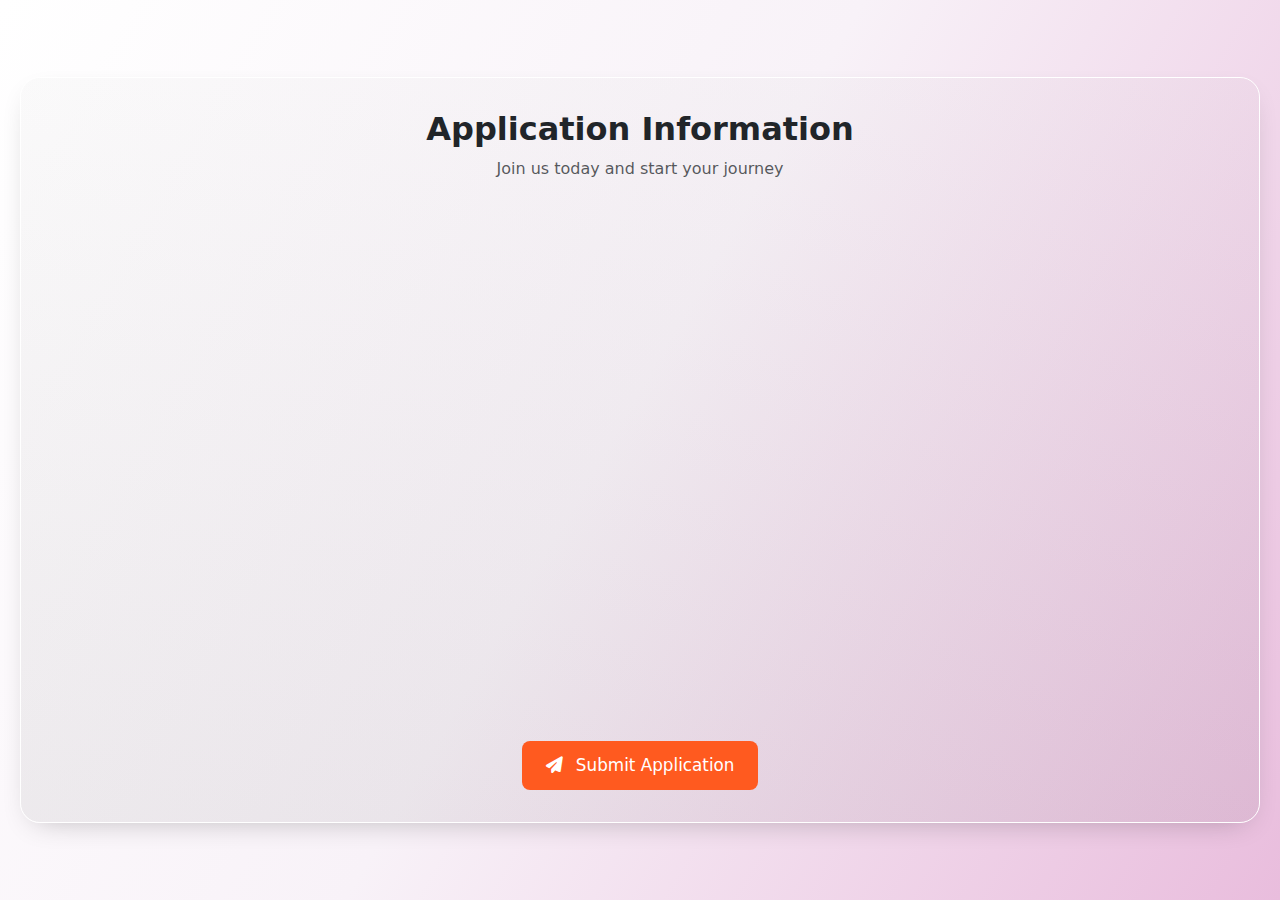
<file: signup.html>
<!DOCTYPE html>
<html lang="en">
<head>
  <meta charset="UTF-8">
  <meta name="viewport" content="width=device-width, initial-scale=1.0">
  <title>Modern Signup Form</title>
  <!-- Bootstrap CSS -->
  <link href="https://cdn.jsdelivr.net/npm/bootstrap@5.3.0/dist/css/bootstrap.min.css" rel="stylesheet">
  <!-- Font Awesome -->
  <link rel="stylesheet" href="https://cdnjs.cloudflare.com/ajax/libs/font-awesome/6.4.0/css/all.min.css">
  <style>
    body {
     background: linear-gradient(120deg, #ffffff 0%, #f8f2f8 48%, #e9bddd 100%);
     /* background: linear-gradient(120deg, #ffffff 0%, #f0cde7 48%, #fffbfe 100%); */
      min-height: 100vh;
      display: flex;
      align-items: center;
      justify-content: center;
      padding: 20px;
    }
    
    .form-container {
        background: linear-gradient(rgba(213, 213, 213, 0.1), rgba(111, 111, 111, 0.1));
      border-radius: 20px;
      box-shadow: 0 10px 30px -15px rgba(0, 0, 0, 0.3);
      padding: 32px;
      width: 100%;
      max-width: 1100cpx;
      border: 1px solid #ffffff;
    }
    
    .form-group {
      position: relative;
      margin-bottom: 1.75rem;
    }
    
    .form-icon {
      position: absolute;
      left: 15px;
      top: 50%;
      transform: translateY(-50%);
      color: #64748b;
      transition: all 0.3s ease;
      font-size: 1rem;
    }
    
    .form-control, .form-select {
      padding-left: 45px;
      height: 52px;
      transition: all 0.3s ease;
      border-radius: 8px !important;
    }
    
    .form-control:focus, .form-select:focus {
      border-color: #2b2b2b;
      box-shadow: 0 0 0 0.25rem rgba(38, 38, 38, 0.25);
    }
    
    .form-control:focus + .form-icon {
      color: #2b2b2b;
    }
    
    .floating-label {
      position: absolute;
      left: 45px;
      top: 15px;
      color: #64748b;
      transition: all 0.3s ease;
      pointer-events: none;
      font-size: 0.95rem;
    }
    
    .form-control:focus ~ .floating-label,
    .form-control:not(:placeholder-shown) ~ .floating-label,
    .form-select:focus ~ .floating-label,
    .form-select:not(:placeholder-shown) ~ .floating-label {
      transform: translateY(-28px) scale(0.85);
      color: #2b2b2b;
      background: white;
      padding: 0 8px;
      left: 30px;
    }
    
    .btn-primary {
      background-color: rgb(255 90 31 / var(--tw-bg-opacity, 1));
      border: none;
      transition: all 0.3s ease;
      padding: 12px 24px;
      font-size: 1.05rem;
    }
    
    .btn-primary:hover {
       background-color: rgb(255 90 31 / var(--tw-bg-opacity, 1));
      transform: scale(1.03);
    }
    
    .btn-primary:focus {
      box-shadow: 0 0 0 0.25rem rgba(14, 165, 233, 0.5);
    }
    
    .form-select {
      appearance: none;
      background-image: url("data:image/svg+xml,%3csvg xmlns='http://www.w3.org/2000/svg' fill='none' viewBox='0 0 20 20'%3e%3cpath stroke='%236b7280' stroke-linecap='round' stroke-linejoin='round' stroke-width='1.5' d='M6 8l4 4 4-4'/%3e%3c/svg%3e");
      background-position: right 12px center;
      background-repeat: no-repeat;
      background-size: 1.25em 1.25em;
    }
    
    @keyframes fadeInUp {
      to {
        opacity: 1;
        transform: translateY(0);
      }
    }
    
    .animate-fade-in-up {
      opacity: 0;
      transform: translateY(20px);
      animation: fadeInUp 0.5s ease forwards;
    }
    
    /* Adjust spacing for select elements */
    select.form-select ~ .floating-label {
      z-index: 1;
    }
    
    /* Ensure consistent height for all form elements */
    .form-control, .form-select {
      min-height: 52px;
    }
  </style>
</head>
<body>
  <div class="form-container">
    <div class="text-center mb-5">
      <h2 class="text-primary1 fw-bold mb-2 " style="font-size: 2rem;">Application Information</h2>
      <p class="text-muted">Join us today and start your journey</p>
    </div>
    
    <form id="signupForm" class="row g-4">
      <!-- First Name -->
      <div class="col-md-6 form-group">
        <i class="fas fa-user form-icon"></i>
        <input type="text" id="firstName" class="form-control" placeholder=" " required>
        <label for="firstName" class="floating-label">First Name</label>
      </div>
      
      <!-- Last Name -->
      <div class="col-md-6 form-group">
        <i class="fas fa-user form-icon"></i>
        <input type="text" id="lastName" class="form-control" placeholder=" " required>
        <label for="lastName" class="floating-label">Last Name</label>
      </div>
      
      <!-- Email -->
      <div class="col-12 form-group">
        <i class="fas fa-envelope form-icon"></i>
        <input type="email" id="email" class="form-control" placeholder=" " required>
        <label for="email" class="floating-label">Email Address</label>
      </div>
      
      <!-- Phone -->
      <div class="col-md-6 form-group">
        <i class="fas fa-phone form-icon"></i>
        <input type="text" id="phone" class="form-control" placeholder=" " required>
        <label for="phone" class="floating-label">Phone Number</label>
      </div>
      
      <!-- Gender -->
      <div class="col-md-6 form-group">
        <i class="fas fa-venus-mars form-icon"></i>
        <select id="gender" class="form-select" required>
          <option value="" selected disabled hidden></option>
          <option>Male</option>
          <option>Female</option>
          <option>Other</option>
        </select>
        <label for="gender" class="floating-label">Gender</label>
      </div>
      
      <!-- Country -->
      <div class="col-md-6 form-group">
        <i class="fas fa-globe form-icon"></i>
        <select id="country" class="form-select" required>
          <option value="" selected disabled hidden></option>
        </select>
        <label for="country" class="floating-label">Country</label>
      </div>
      
      <!-- State -->
      <div class="col-md-6 form-group">
        <i class="fas fa-map-marked-alt form-icon"></i>
        <select id="state" class="form-select" required disabled>
          <option value="" selected disabled hidden></option>
        </select>
        <label for="state" class="floating-label">State</label>
      </div>
      
      <!-- City -->
      <div class="col-md-6 form-group">
        <i class="fas fa-city form-icon"></i>
        <select id="city" class="form-select" required disabled>
          <option value="" selected disabled hidden></option>
        </select>
        <label for="city" class="floating-label">City</label>
      </div>
      
      <!-- Zip Code -->
      <div class="col-md-6 form-group">
        <i class="fas fa-mail-bulk form-icon"></i>
        <input type="text" id="zip" class="form-control" placeholder=" " required>
        <label for="zip" class="floating-label">Zip Code</label>
      </div>
      
      <!-- Submit Button -->
      <div class="col-12 text-center mt-3">
        <button type="submit" class="btn btn-primary btn-lg">
          <i class="fas fa-paper-plane me-2"></i> Submit Application
        </button>
      </div>
    </form>
  </div>

  <!-- Bootstrap JS Bundle with Popper -->
  <script src="https://cdn.jsdelivr.net/npm/bootstrap@5.3.0/dist/js/bootstrap.bundle.min.js"></script>
  
  <script>
    async function fetchCountries() {
      const response = await fetch('https://countriesnow.space/api/v0.1/countries');
      const data = await response.json();
      const countrySelect = document.getElementById('country');
      data.data.forEach(c => {
        const option = document.createElement('option');
        option.value = c.country;
        option.textContent = c.country;
        countrySelect.appendChild(option);
      });
    }

    async function fetchStates(country) {
      const stateSelect = document.getElementById('state');
      const citySelect = document.getElementById('city');
      stateSelect.innerHTML = '<option value="" selected disabled hidden></option>';
      citySelect.innerHTML = '<option value="" selected disabled hidden></option>';
      citySelect.disabled = true;

      const response = await fetch('https://countriesnow.space/api/v0.1/countries/states', {
        method: 'POST',
        headers: { 'Content-Type': 'application/json' },
        body: JSON.stringify({ country })
      });
      const data = await response.json();
      if (data.data && data.data.states) {
        data.data.states.forEach(s => {
          const option = document.createElement('option');
          option.value = s.name;
          option.textContent = s.name;
          stateSelect.appendChild(option);
        });
        stateSelect.disabled = false;
      }
    }

    async function fetchCities(country, state) {
      const citySelect = document.getElementById('city');
      citySelect.innerHTML = '<option value="" selected disabled hidden></option>';

      const response = await fetch('https://countriesnow.space/api/v0.1/countries/state/cities', {
        method: 'POST',
        headers: { 'Content-Type': 'application/json' },
        body: JSON.stringify({ country, state })
      });
      const data = await response.json();
      if (data.data) {
        data.data.forEach(city => {
          const option = document.createElement('option');
          option.value = city;
          option.textContent = city;
          citySelect.appendChild(option);
        });
        citySelect.disabled = false;
      }
    }

    document.addEventListener('DOMContentLoaded', () => {
      fetchCountries();
      
      // Add animation to form elements
      const formGroups = document.querySelectorAll('.form-group');
      formGroups.forEach((group, index) => {
        group.classList.add('animate-fade-in-up');
        group.style.animationDelay = `${index * 0.1}s`;
      });
      
      document.getElementById('country').addEventListener('change', (e) => {
        if (e.target.value) {
          fetchStates(e.target.value);
        }
      });

      document.getElementById('state').addEventListener('change', (e) => {
        const country = document.getElementById('country').value;
        if (country && e.target.value) {
          fetchCities(country, e.target.value);
        }
      });

      document.getElementById('signupForm').addEventListener('submit', (e) => {
        e.preventDefault();
        const formData = {
          firstName: document.getElementById('firstName').value,
          lastName: document.getElementById('lastName').value,
          email: document.getElementById('email').value,
          phone: document.getElementById('phone').value,
          gender: document.getElementById('gender').value,
          country: document.getElementById('country').value,
          state: document.getElementById('state').value,
          city: document.getElementById('city').value,
          zip: document.getElementById('zip').value,
        };
        localStorage.setItem('signupData', JSON.stringify(formData));
        alert('Form submitted successfully! Your data has been saved.');
        window.location.href = 'visaForm.html';
      });
    });
  </script>
</body>
</html>





















<!-- <!DOCTYPE html>
<html lang="en">
<head>
  <meta charset="UTF-8">
  <meta name="viewport" content="width=device-width, initial-scale=1.0">
  <title>Modern Signup Form</title>

  <link href="https://cdn.jsdelivr.net/npm/bootstrap@5.3.0/dist/css/bootstrap.min.css" rel="stylesheet">

  <link rel="stylesheet" href="https://cdnjs.cloudflare.com/ajax/libs/font-awesome/6.4.0/css/all.min.css">
  <style>
    body {
      background: linear-gradient(135deg, #f0f9ff 0%, #e0f2fe 100%);
      min-height: 100vh;
      display: flex;
      align-items: center;
      justify-content: center;
      padding: 20px;
    }
    
    .form-container {
      background-color: white;
      border-radius: 20px;
      box-shadow: 0 10px 30px -15px rgba(0, 0, 0, 0.3);
      padding: 32px;
      width: 100%;
      max-width: 900px;
      border: 1px solid #bae6fd;
    }
    
    .form-group {
      position: relative;
      margin-bottom: 1.5rem;
    }
    
    .form-icon {
      position: absolute;
      left: 12px;
      top: 50%;
      transform: translateY(-50%);
      color: #64748b;
      transition: all 0.3s ease;
    }
    
    .form-control {
      padding-left: 40px;
      transition: all 0.3s ease;
    }
    
    .form-control:focus {
      border-color: #0ea5e9;
      box-shadow: 0 0 0 0.25rem rgba(14, 165, 233, 0.25);
    }
    
    .form-control:focus + .form-icon {
      color: #0ea5e9;
    }
    
    .floating-label {
      position: absolute;
      left: 40px;
      top: 12px;
      color: #64748b;
      transition: all 0.3s ease;
      pointer-events: none;
    }
    
    .form-control:focus ~ .floating-label,
    .form-control:not(:placeholder-shown) ~ .floating-label {
      transform: translateY(-24px) scale(0.85);
      color: #0ea5e9;
      background: white;
      padding: 0 8px;
      left: 24px;
    }
    
    .btn-primary {
      background: linear-gradient(to right, #0ea5e9, #0284c7);
      border: none;
      transition: all 0.3s ease;
    }
    
    .btn-primary:hover {
      background: linear-gradient(to right, #0284c7, #0369a1);
      transform: scale(1.05);
    }
    
    .btn-primary:focus {
      box-shadow: 0 0 0 0.25rem rgba(14, 165, 233, 0.5);
    }
    
    .form-select {
      padding-left: 40px;
      appearance: none;
      background-image: url("data:image/svg+xml,%3csvg xmlns='http://www.w3.org/2000/svg' fill='none' viewBox='0 0 20 20'%3e%3cpath stroke='%236b7280' stroke-linecap='round' stroke-linejoin='round' stroke-width='1.5' d='M6 8l4 4 4-4'/%3e%3c/svg%3e");
      background-position: right 0.5rem center;
      background-repeat: no-repeat;
      background-size: 1.5em 1.5em;
    }
    
    @keyframes fadeInUp {
      to {
        opacity: 1;
        transform: translateY(0);
      }
    }
    
    .animate-fade-in-up {
      opacity: 0;
      transform: translateY(20px);
      animation: fadeInUp 0.5s ease forwards;
    }
  </style>
</head>
<body>
  <div class="form-container">
    <div class="text-center mb-5">
     =
      <p class="text-muted">Join us today and start your journey</p>
    </div>
    
    <form id="signupForm" class="row g-4">
      
      <div class="col-md-6 form-group">
        <i class="fas fa-user form-icon"></i>
        <input type="text" id="firstName" class="form-control py-3" placeholder=" " required>
        <label for="firstName" class="floating-label">First Name</label>
      </div>

      <div class="col-md-6 form-group">
        <i class="fas fa-user form-icon"></i>
        <input type="text" id="lastName" class="form-control py-3" placeholder=" " required>
        <label for="lastName" class="floating-label">Last Name</label>
      </div>
      
     
      <div class="col-12 form-group">
        <i class="fas fa-envelope form-icon"></i>
        <input type="email" id="email" class="form-control py-3" placeholder=" " required>
        <label for="email" class="floating-label">Email Address</label>
      </div>
      
  
      <div class="col-md-6 form-group">
        <i class="fas fa-phone form-icon"></i>
        <input type="text" id="phone" class="form-control py-3" placeholder=" " required>
        <label for="phone" class="floating-label">Phone Number</label>
      </div>
      
    
      <div class="col-md-6 form-group">
        <i class="fas fa-venus-mars form-icon"></i>
        <select id="gender" class="form-select py-3" required>
          <option value="" selected disabled hidden></option>
          <option>Male</option>
          <option>Female</option>
          <option>Other</option>
        </select>
        <label for="gender" class="floating-label">Gender</label>
      </div>
      
      
      <div class="col-md-6 form-group">
        <i class="fas fa-globe form-icon"></i>
        <select id="country" class="form-select py-3" required>
          <option value="" selected disabled hidden></option>
        </select>
        <label for="country" class="floating-label">Country</label>
      </div>
      
     
      <div class="col-md-6 form-group">
        <i class="fas fa-map-marked-alt form-icon"></i>
        <select id="state" class="form-select py-3" required disabled>
          <option value="" selected disabled hidden></option>
        </select>
        <label for="state" class="floating-label">State</label>
      </div>
      
   
      <div class="col-md-6 form-group">
        <i class="fas fa-city form-icon"></i>
        <select id="city" class="form-select py-3" required disabled>
          <option value="" selected disabled hidden></option>
        </select>
        <label for="city" class="floating-label">City</label>
      </div>
      
   
      <div class="col-md-6 form-group">
        <i class="fas fa-mail-bulk form-icon"></i>
        <input type="text" id="zip" class="form-control py-3" placeholder=" " required>
        <label for="zip" class="floating-label">Zip Code</label>
      </div>
      
      
      <div class="col-12 text-center mt-3">
        <button type="submit" class="btn btn-primary btn-lg px-5 py-3">
          <i class="fas fa-paper-plane me-2"></i> Submit Application
        </button>
      </div>
    </form>
  </div>


  <script src="https://cdn.jsdelivr.net/npm/bootstrap@5.3.0/dist/js/bootstrap.bundle.min.js"></script>
  
  <script>
    async function fetchCountries() {
      const response = await fetch('https://countriesnow.space/api/v0.1/countries');
      const data = await response.json();
      const countrySelect = document.getElementById('country');
      data.data.forEach(c => {
        const option = document.createElement('option');
        option.value = c.country;
        option.textContent = c.country;
        countrySelect.appendChild(option);
      });
    }

    async function fetchStates(country) {
      const stateSelect = document.getElementById('state');
      const citySelect = document.getElementById('city');
      stateSelect.innerHTML = '<option value="" selected disabled hidden></option>';
      citySelect.innerHTML = '<option value="" selected disabled hidden></option>';
      citySelect.disabled = true;

      const response = await fetch('https://countriesnow.space/api/v0.1/countries/states', {
        method: 'POST',
        headers: { 'Content-Type': 'application/json' },
        body: JSON.stringify({ country })
      });
      const data = await response.json();
      if (data.data && data.data.states) {
        data.data.states.forEach(s => {
          const option = document.createElement('option');
          option.value = s.name;
          option.textContent = s.name;
          stateSelect.appendChild(option);
        });
        stateSelect.disabled = false;
      }
    }

    async function fetchCities(country, state) {
      const citySelect = document.getElementById('city');
      citySelect.innerHTML = '<option value="" selected disabled hidden></option>';

      const response = await fetch('https://countriesnow.space/api/v0.1/countries/state/cities', {
        method: 'POST',
        headers: { 'Content-Type': 'application/json' },
        body: JSON.stringify({ country, state })
      });
      const data = await response.json();
      if (data.data) {
        data.data.forEach(city => {
          const option = document.createElement('option');
          option.value = city;
          option.textContent = city;
          citySelect.appendChild(option);
        });
        citySelect.disabled = false;
      }
    }

    document.addEventListener('DOMContentLoaded', () => {
      fetchCountries();
      
      // Add animation to form elements
      const formGroups = document.querySelectorAll('.form-group');
      formGroups.forEach((group, index) => {
        group.classList.add('animate-fade-in-up');
        group.style.animationDelay = `${index * 0.1}s`;
      });
      
      document.getElementById('country').addEventListener('change', (e) => {
        if (e.target.value) {
          fetchStates(e.target.value);
        }
      });

      document.getElementById('state').addEventListener('change', (e) => {
        const country = document.getElementById('country').value;
        if (country && e.target.value) {
          fetchCities(country, e.target.value);
        }
      });

      document.getElementById('signupForm').addEventListener('submit', (e) => {
        e.preventDefault();
        const formData = {
          firstName: document.getElementById('firstName').value,
          lastName: document.getElementById('lastName').value,
          email: document.getElementById('email').value,
          phone: document.getElementById('phone').value,
          gender: document.getElementById('gender').value,
          country: document.getElementById('country').value,
          state: document.getElementById('state').value,
          city: document.getElementById('city').value,
          zip: document.getElementById('zip').value,
        };
        localStorage.setItem('signupData', JSON.stringify(formData));
        alert('Form submitted successfully! Your data has been saved.');
        window.location.href = 'visaForm.html';
      });
    });
  </script>
</body>
</html> -->
</file>
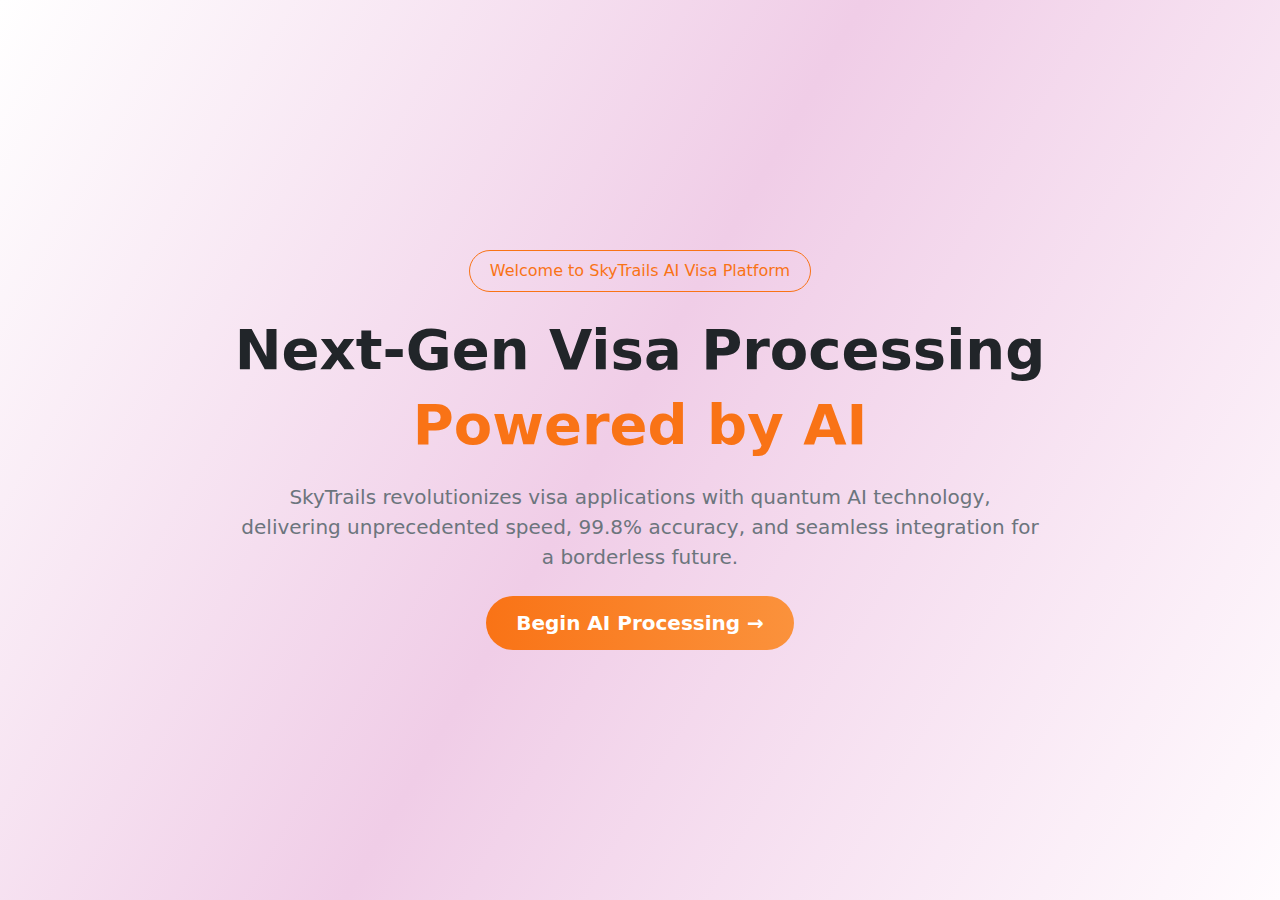
<file: starting.html>
<!DOCTYPE html>
<html lang="en">
<head>
  <meta charset="UTF-8">
  <title>SkyTrails AI Visa Platform</title>
  <link href="https://cdn.jsdelivr.net/npm/bootstrap@5.3.0/dist/css/bootstrap.min.css" rel="stylesheet">
  <style>
    body {
      background: linear-gradient(to bottom right, #fff8f6, #fce6f6, #eedffc, #f1eaff);
       background: linear-gradient(120deg, #ffffff 0%, #f0cde7 48%, #fffbfe 100%);
      min-height: 100vh;
    }

    .highlight-text {
      color: #f97316;
    }

    .tagline {
      border: 1.5px solid #f97316;
      color: #f97316;
      padding: 8px 20px;
      border-radius: 50rem;
      display: inline-block;
      font-size: 16px;
      font-weight: 500;
    }

    .btn-gradient {
      background: linear-gradient(to right, #f97316, #fb923c);
      color: #fff;
      font-weight: 600;
      border-radius: 50rem;
      padding: 12px 30px;
      border: none;
    }

    .btn-gradient:hover {
      background: #fb923c;
    }
  </style>
</head>
<body class="d-flex align-items-center justify-content-center text-center px-3">

  <div class="container">
    <div class="mb-4">
      <span class="tagline">Welcome to SkyTrails AI Visa Platform</span>
    </div>
    
    <h1 class="fw-bold display-4">Next-Gen Visa Processing</h1>
    <h1 class="fw-bold display-4 highlight-text">Powered by AI</h1>
    
    <p class="text-secondary fs-5 mx-auto my-4" style="max-width: 800px;">
      SkyTrails revolutionizes visa applications with quantum AI technology, delivering unprecedented speed, 99.8% accuracy, and seamless integration for a borderless future.
    </p>

    <a href="signup.html" class="btn btn-gradient fs-5">
      Begin AI Processing →
    </a>
  </div>

</body>
</html>
</file>
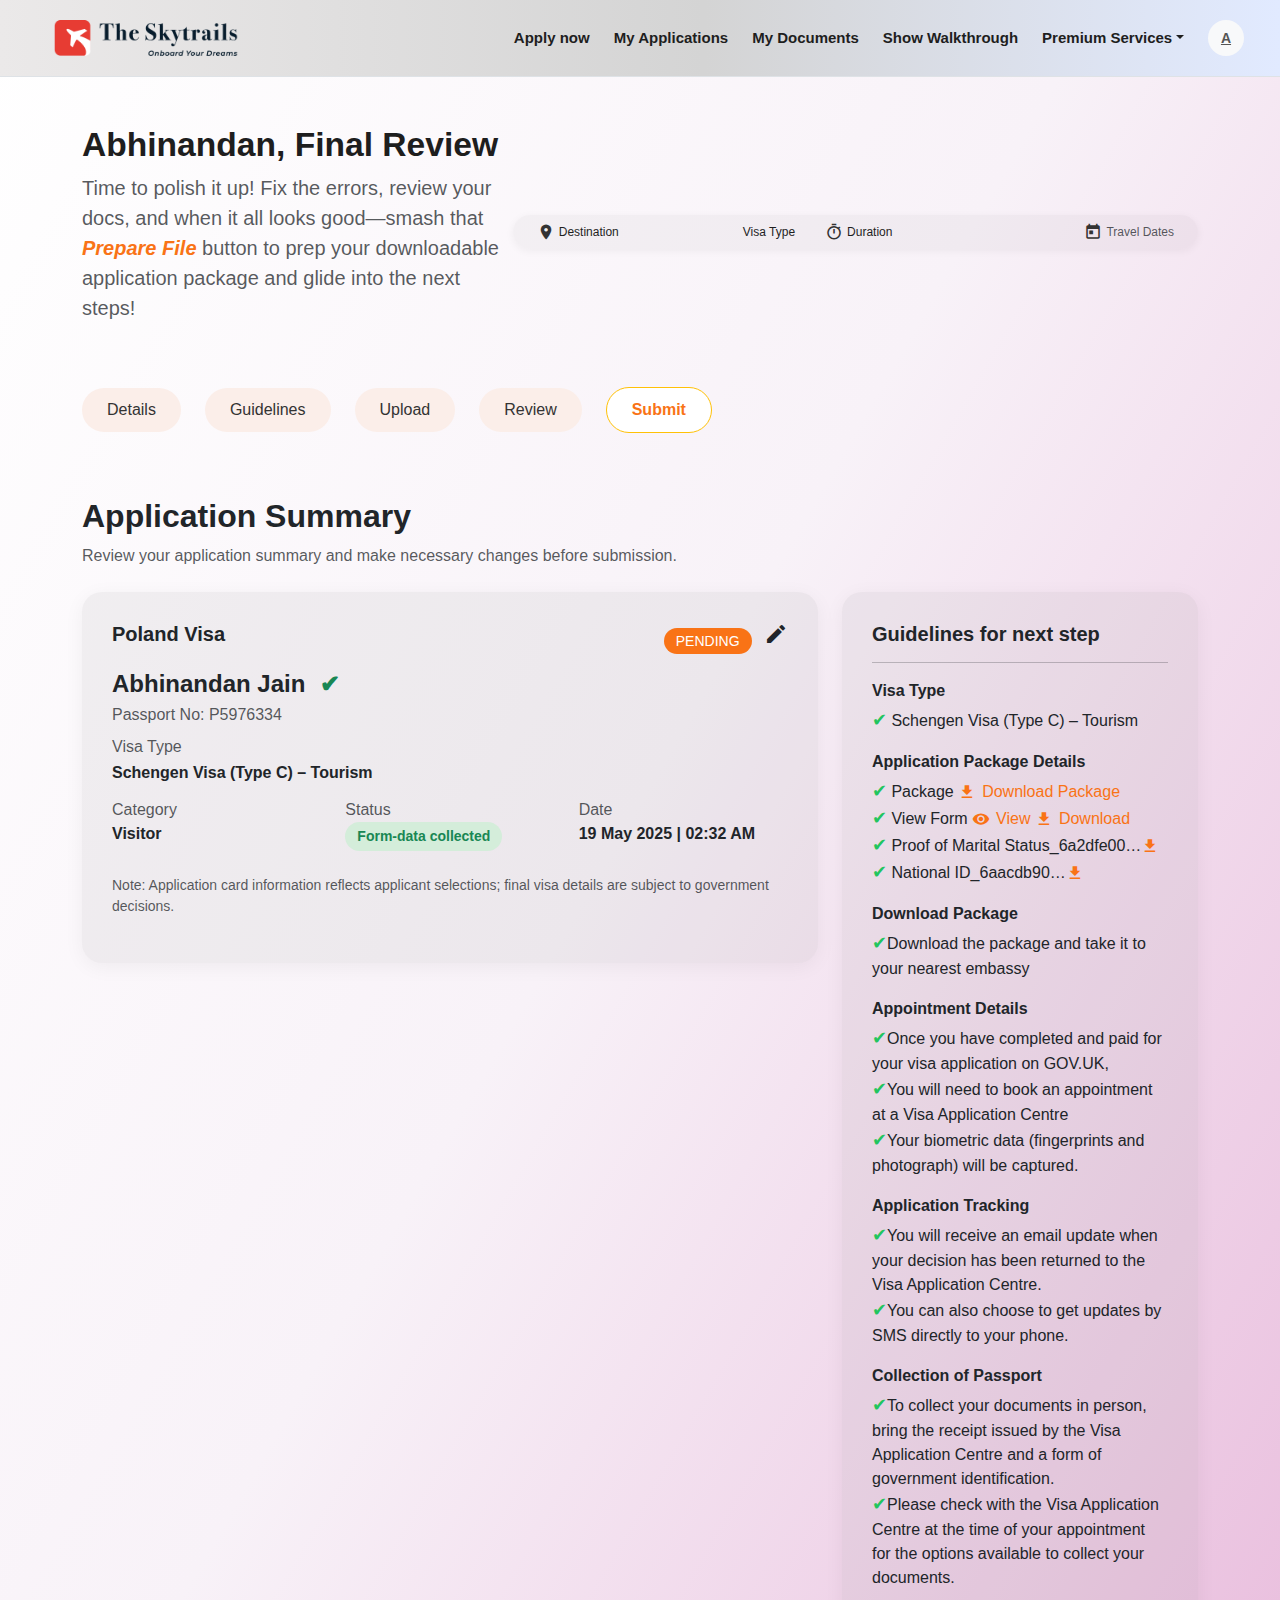
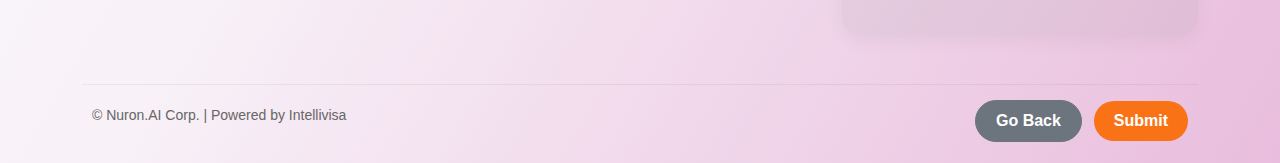
<file: submit.html>
<!DOCTYPE html>
<html lang="en">
<head>
  <meta charset="UTF-8">
  <meta name="viewport" content="width=device-width, initial-scale=1.0">
  <title>Review - The Skytrails</title>
  <link href="https://cdn.jsdelivr.net/npm/bootstrap@5.3.0/dist/css/bootstrap.min.css" rel="stylesheet">
  <link href="https://fonts.googleapis.com/icon?family=Material+Icons" rel="stylesheet">
  <style>
    body {
      font-family: 'Inter', sans-serif;
      /* background: linear-gradient(90deg, #fff4ee 0%, #fdeffb 55%, #e1eaff 100%); */
      margin: 0;
      
    }

   
body {
  background: linear-gradient(120deg, #ffffff 0%, #f8f2f8 48%, #e9bddd 100%);
}

   .logo-img {
  max-height: 220px;
  object-fit: contain;
  display: block;
}


    .nav-link {
      font-weight: 600;
      color: #1e1e1e;
      font-size: 15px;
    }
     /* .navbar-brand img {
      width: 100px;
      height: 10px;
        object-fit: contain;
    } */

    .navbar {
  min-height: 64px; /* set your desired max */
  padding-top: 0.5rem;
  padding-bottom: 0.5rem;
}
    .nav-link:hover {
      color: #f97316;
    }
    .tab-step {
      background: #fbeee9;
      padding: 10px 25px;
      border-radius: 999px;
      font-size: 16px;
      font-weight: 500;
      color: #333;
    }
    .tab-step.active {
      border: 2px solid #ffa043;
      color: #f97316;
      background: #fff;
      font-weight: 600;
    }
    .review-heading {
      font-size: 2.1rem;
      font-weight: 700;
      color: #1e1e1e;
    }
    .highlight-text {
      color: #f97316;
      font-style: italic;
      font-weight: 600;
    }
    .review-box {
      border: 2px solid #ffb8b8;
      background: #fff1f1;
      padding: 1rem 1.25rem;
      border-radius: 15px;
      margin-top: 1rem;
    }
    .review-box h6 {
      font-weight: 600;
      margin-bottom: 0.5rem;
    }
    .error-text {
      color: #e02424;
      font-weight: 500;
    }
    .badge-error {
      background-color: #dc3545;
      font-size: 13px;
      font-weight: 600;
      padding: 5px 10px;
    }
    .info-pill {
      background: rgba(255, 255, 255, 0.65);
      border-radius: 999px;
      padding: 8px 18px;
      font-size: 7px;
      font-weight: 500;
      display: flex;
      align-items: center;
      gap: 4px;
    }
    .info-pill i {
      font-size: 17px;
      color: #444;
    }
    .toggle-edit {
      display: flex;
      align-items: center;
      gap: 0.5rem;
    }



 .review-container {
      display: flex;
      gap: 24px;
      margin-left: auto;
      margin-right: auto;
      max-width: 1320px;
    }
    .errors-panel {
        background-color: #8b8b8b1a;
      border-radius: 20px;
      padding: 20px;
      width: 40%;
      max-height: 90vh;
      overflow-y: auto;
      box-shadow: 0 4px 20px rgba(0,0,0,0.05);
    }
    .errors-panel.collapsed {
  max-height: 160px;
  overflow: hidden;
}
    .form-panel {
      background-color: #8b8b8b1a;
      border-radius: 20px;
      padding: 30px;
      width: 60%;
      box-shadow: 0 4px 20px rgba(0,0,0,0.05);
      overflow-y: scroll;
      max-height: 90vh;
      scrollbar-width: none; /* Firefox */
    }
    .form-panel::-webkit-scrollbar {
      display: none; /* Chrome, Safari */
    }
    .error-heading {
      font-size: 20px;
      font-weight: 700;
      display: flex;
      align-items: center;
      justify-content: space-between;
      cursor: pointer;
    }
    .error-heading .badge {
      background-color: #dc3545;
      font-size: 13px;
      font-weight: 600;
      padding: 5px 10px;
    }
    .error-category {
      font-size: 16px;
      font-weight: 600;
      margin: 1rem 0 0.5rem;
    }
    .error-item {
      color: #d62424;
      font-weight: 500;
      font-size: 15px;
      margin-bottom: 10px;
      display: flex;
      align-items: center;
      gap: 6px;
    }
    .error-item i {
      color: #f59e0b;
    }
    .form-section-title {
      font-size: 20px;
      font-weight: 600;
      margin-bottom: 1rem;
    }
    .form-control, select {
      border-radius: 10px;
      border: 2px solid #d8b4fe;
      font-weight: 500;
    }
    .form-control:focus {
      border-color: #a855f7;
      box-shadow: none;
    }
    .form-text-error {
      color: red;
      font-size: 0.9rem;
    }
    .form-check-label {
      margin-left: 0.5rem;
      font-weight: 500;
    }
    .section-divider {
      border-top: 1px solid #ddd;
      margin: 2rem 0;
    }
      .errors-panel {
    transition: max-height 0.3s ease-in-out;
  }
  .errors-panel.collapsed {
    max-height: 160px;
    overflow: hidden;
  }



    
    .application {
     
      font-family: 'Inter', sans-serif;
      margin: 0;
      padding: 1rem;
    }


    .summary-card, .guidelines-card {
      border-radius: 20px;
         background-color: #8b8b8b1a;
      padding: 30px;
      box-shadow: 0 4px 20px rgba(0,0,0,0.05);
    }
    .status-pill {
      background-color: #d4edda;
      color: #198754;
      font-weight: 600;
      font-size: 14px;
      padding: 4px 12px;
      border-radius: 999px;
      display: inline-block;
    }
    .badge-orange {
      background-color: #f97316;
      color: white;
      border-radius: 999px;
      font-size: 14px;
      padding: 5px 12px;
    }
    .checkmark {
      color: #22c55e;
      font-size: 18px;
    }
    .download-icon, .view-icon {
      font-size: 18px;
      color: #f97316;
      margin-right: 6px;
      vertical-align: middle;
    }
    .file-link {
      color: #f97316;
      font-weight: 500;
      text-decoration: none;
    }
    .file-link:hover {
      text-decoration: underline;
    }



        .footer-bar {
      margin-top: 3rem;
      padding: 5px 10px;
      /* background: linear-gradient(to right, #fbeee9, #f5e4f8); */
      border-top: 1px solid rgba(0, 0, 0, 0.05);
      display: flex;
      justify-content: space-between;
      align-items: center;
      font-size: 14px;
      color: #666;
       max-width: 1140px; /* limit width */
       max-height: 100px;
   
    }
    .footer-bar .btn {
      border-radius: 30px;
      padding: 8px 20px;
      font-weight: 600;
      margin-top: 10px;
         
    }



 
.btn-submit-custom {
      background-color: #f97316;
      color: #fff;
      border: none;
    }
    .btn-submit-custom:hover {
      background-color: #fb923c;
    }


.info-bar {
  display: flex;
  align-items: center;
  gap: 14px;
  padding: 12px 28px;
  background: rgba(255, 255, 255, 0.6);
  border-radius: 40px;
  font-size: 11px;
  color: #1f1f1f;
  white-space: nowrap;
  box-shadow: 0 2px 8px rgba(0, 0, 0, 0.05);
}

.info-bar > div {
  display: flex;
  align-items: center;
}

.info-bar i {
  font-size: 18px;
  margin-right: 6px;
  color: #333;
}




  </style>
</head>
<body>
  <nav class="navbar navbar-expand-lg border-bottom px-4 py-3" style="background: linear-gradient(90deg, #ebe9e9 0%, #d4d4d4 55%, #e1eaff 100%);">
    <div class="container-fluid">
     <a class="navbar-brand d-flex align-items-center" href="#"  style="height: 44px"   >
  <img src="images/logo1.png" alt="Logo" class="logo-img">
</a>

      <div class="d-flex align-items-center gap-4">
        <a href="#" class="nav-link">Apply now</a>
        <a href="#" class="nav-link">My Applications</a>
        <a href="#" class="nav-link">My Documents</a>
        <a href="#" class="nav-link">Show Walkthrough</a>
        <div class="dropdown">
          <a class="nav-link dropdown-toggle" data-bs-toggle="dropdown" href="#">Premium Services</a>
          <ul class="dropdown-menu">
            <li><a class="dropdown-item" href="#">Visa Help</a></li>
            <li><a class="dropdown-item" href="#">Consulting</a></li>
          </ul>
        </div>
        <div class="dropdown">
          <a  id="profileInitial"  class="d-flex align-items-center justify-content-center rounded-circle bg-light" style="width: 36px; height: 36px; font-weight: 600; font-size: 14px; color: #555;" data-bs-toggle="dropdown">
            A
          </a>
          <ul class="dropdown-menu dropdown-menu-end">
            <li><a class="dropdown-item" href="#">Profile</a></li>
            <li><a class="dropdown-item" href="#">Logout</a></li>
          </ul>
        </div>
      </div>
    </div>
  </nav>

  <div class="container py-5">
    <div class="d-flex flex-column flex-lg-row justify-content-between align-items-start align-items-lg-center">
      <div class="mb-4 mb-lg-0" style="max-width: 55%;">
        <h2 class="review-heading" id="reviewName">Abhinandan, Final Review</h2>
        <p class="fs-5 text-muted">
          Time to polish it up! Fix the errors, review your docs, and when it all looks good—smash that <span class="highlight-text">Prepare File</span> button to prep your downloadable application package and glide into the next steps!
        </p>
      </div>

    
    
    

   <div class="info-bar d-inline-flex px-4 py-2 align-items-center justify-content-start" style="background: rgba(0, 0, 0, 0.03); font-size: 12px; border-radius: 20px;">
  <div class="d-flex align-items-center me-3">
    <i class="material-icons me-1">location_on</i>
    <span id="infoDestination">Destination</span>
  </div>
  <div class="d-flex align-items-center me-3">
    <i class="material-icons me-1">badge</i>
    <span id="infoVisaType">Visa Type</span>
  </div>
  <div class="d-flex align-items-center me-3">
    <i class="material-icons me-1">timer</i>
    <span id="infoDuration">Duration</span>
  </div>
  <div class="d-flex align-items-center text-muted">
    <i class="material-icons me-1">calendar_today</i>
    <span id="infoDates">Travel Dates</span>
  </div>
</div>


    
    
    
    
    
    
    
    
    
    
    
    
    </div>

    <div class="d-flex align-items-center gap-4 pt-5 flex-wrap">
      <div class="tab-step">Details</div>
      <div class="tab-step">Guidelines</div>
      <div class="tab-step">Upload</div>
      <div class="tab-step ">Review</div>
      <div class="tab-step active border border-warning">Submit</div>
    </div>
  </div>
     



    <div class="application">

 
    <div class="container">
    <h2 class="fw-bold mb-2">Application Summary</h2>
    <p class="text-muted mb-4">Review your application summary and make necessary changes before submission.</p>

    <div class="row g-4">
      <!-- Summary Card -->
      <div class="col-lg-8">
        <div class="summary-card">
          <div class="d-flex justify-content-between align-items-center mb-3">
            <h5 class="fw-semibold">Poland Visa</h5>
            <div>
              <span class="badge-orange">PENDING</span>
              <i class="material-icons ms-2" style="cursor: pointer;">edit</i>
            </div>
          </div>

          <h4 class="fw-bold mb-1">Abhinandan Jain <span class="text-success ms-2">✔</span></h4>
          <div class="text-muted mb-2">Passport No: P5976334</div>

          <div class="text-muted mb-1">Visa Type</div>
          <h6 class="fw-semibold">Schengen Visa (Type C) – Tourism</h6>

          <div class="row mt-3">
            <div class="col-md-4">
              <div class="text-muted">Category</div>
              <div class="fw-semibold">Visitor</div>
            </div>
            <div class="col-md-4">
              <div class="text-muted">Status</div>
              <div class="status-pill">Form-data collected</div>
            </div>
            <div class="col-md-4">
              <div class="text-muted">Date</div>
              <div class="fw-semibold">19 May 2025 | 02:32 AM</div>
            </div>
          </div>

          <p class="text-muted mt-4" style="font-size: 14px;">Note: Application card information reflects applicant selections; final visa details are subject to government decisions.</p>
        </div>
      </div>

      <!-- Guidelines Card -->
      <div class="col-lg-4">
        <div class="guidelines-card">
          <h5 class="fw-semibold">Guidelines for next step</h5>
          <hr>

          <div class="mb-3">
            <div class="fw-semibold mb-1">Visa Type</div>
            <div><span class="checkmark">✔</span> Schengen Visa (Type C) – Tourism</div>
          </div>

          <div class="mb-3">
            <div class="fw-semibold mb-1">Application Package Details</div>
            <div><span class="checkmark">✔</span> Package <a class="file-link" href="#"><i class="material-icons download-icon">file_download</i>Download Package</a></div>
            <div><span class="checkmark">✔</span> View Form <a class="file-link" href="#"><i class="material-icons view-icon">visibility</i>View</a> <a class="file-link" href="#"><i class="material-icons download-icon">file_download</i>Download</a></div>
            <div><span class="checkmark">✔</span> Proof of Marital Status_6a2dfe00…<i class="material-icons download-icon">file_download</i></div>
            <div><span class="checkmark">✔</span> National ID_6aacdb90…<i class="material-icons download-icon">file_download</i></div>
          </div>



           <div class="mb-3">
            <div class="fw-semibold mb-1">Download Package</div>
            <div><span class="checkmark">✔</span>Download the package and take it to your nearest embassy </div>
            
          </div>

            <div class="mb-3">
            <div class="fw-semibold mb-1">Appointment Details</div>
            <div><span class="checkmark">✔</span>Once you have completed and paid for your visa application on GOV.UK, </div>
            <div><span class="checkmark">✔</span>You will need to book an appointment at a Visa Application Centre</div>
             <div><span class="checkmark">✔</span>Your biometric data (fingerprints and photograph) will be captured.</div>
          </div>

             <div class="mb-3">
            <div class="fw-semibold mb-1">Application Tracking</div>
            <div><span class="checkmark">✔</span>You will receive an email update when your decision has been returned to the Visa Application Centre.</div>
            <div><span class="checkmark">✔</span>You can also choose to get updates by SMS directly to your phone.</div>
             
          </div>


          <div class="mb-3">
            <div class="fw-semibold mb-1">Collection of Passport</div>
            <div><span class="checkmark">✔</span>To collect your documents in person, bring the receipt issued by the Visa Application Centre and a form of government identification.</div>
            <div><span class="checkmark">✔</span>Please check with the Visa Application Centre at the time of your appointment for the options available to collect your documents.</div>
             
          </div>


          

        </div>
      </div>
    </div>
 


  <div class="footer-bar mt-5">
      <div>
        &copy; Nuron.AI Corp. | Powered by Intellivisa
      </div>
      <div>
        <a href="reviewA.html">
        <button class="btn btn-secondary me-2">Go Back</button></a>
        <button class="btn btn-submit-custom">Submit</button>
      </div>
    </div>

   </div>
    </div>
  <script src="https://cdn.jsdelivr.net/npm/bootstrap@5.3.0/dist/js/bootstrap.bundle.min.js"></script>






  <script>

    document.addEventListener('DOMContentLoaded', () => {
  const signupData = JSON.parse(localStorage.getItem('signupData'));
  const visaData = JSON.parse(localStorage.getItem('visaData'));

  if (signupData?.firstName) {
    // Update name in heading
    const heading = document.getElementById('reviewName');
    if (heading) {
      heading.textContent = `${signupData.firstName}, Know before you go!`;
    }

    // Update profile initial
    const profileInitialEl = document.getElementById('profileInitial');
    if (profileInitialEl) {
      profileInitialEl.textContent = signupData.firstName.charAt(0).toUpperCase();
    }
  }

  if (visaData) {
    const destination = visaData.destinationCountry || visaData.arrCountyName || 'Unknown';
    const visaType = visaData.visaCategory || 'Tourism';
    const fromDateStr = visaData.fromDate?.split('T')[0];
    const toDateStr = visaData.toDate?.split('T')[0];

    const formatDate = (iso) => {
      const date = new Date(iso);
      const options = { year: 'numeric', month: 'short', day: 'numeric' };
      return date.toLocaleDateString('en-US', options);
    };

    const getDuration = (start, end) => {
      const d1 = new Date(start);
      const d2 = new Date(end);
      const diff = Math.ceil((d2 - d1) / (1000 * 60 * 60 * 24));
      return diff > 0 ? `${diff} days` : 'N/A';
    };

    document.getElementById('infoDestination').textContent = destination;
    document.getElementById('infoVisaType').textContent = visaType;
    document.getElementById('infoDuration').textContent = getDuration(fromDateStr, toDateStr);
    document.getElementById('infoDates').textContent = `${formatDate(fromDateStr)} – ${formatDate(toDateStr)}`;
  }
});

  </script>





</body>
</html>
</file>
